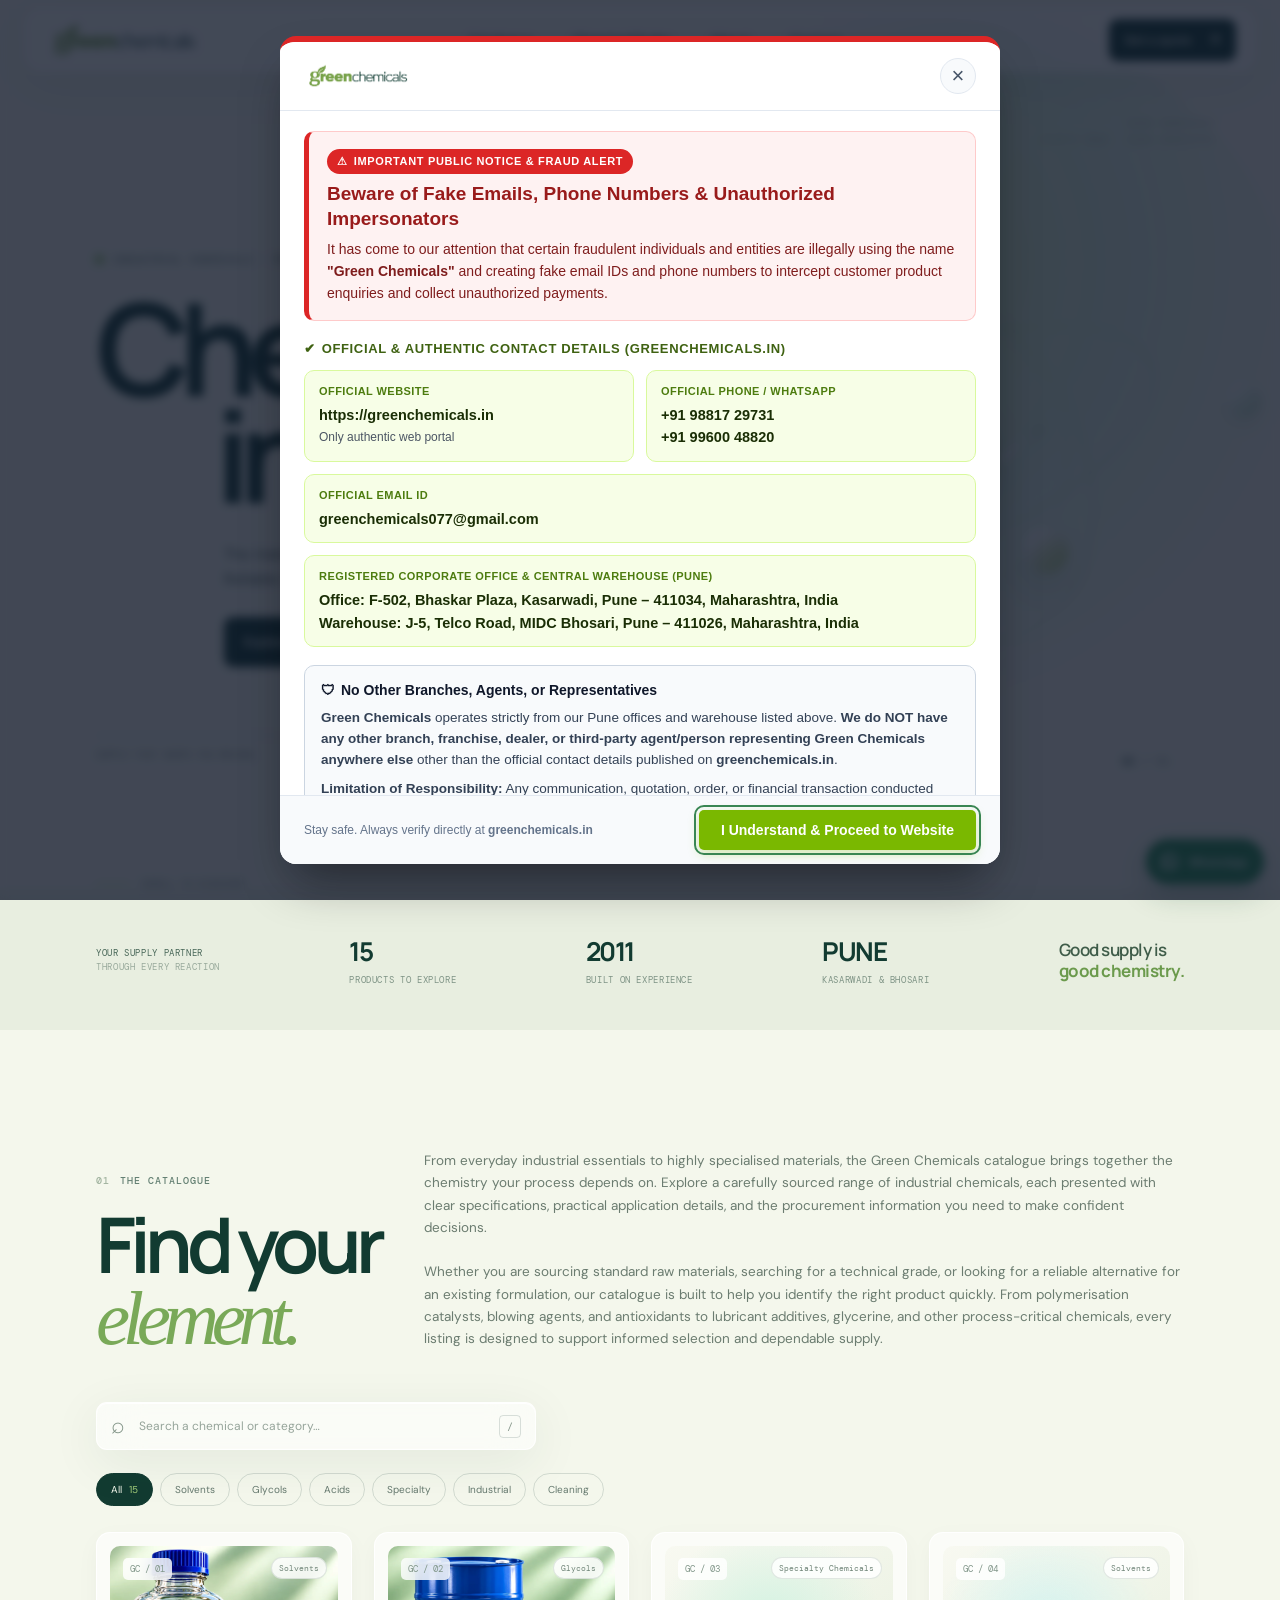
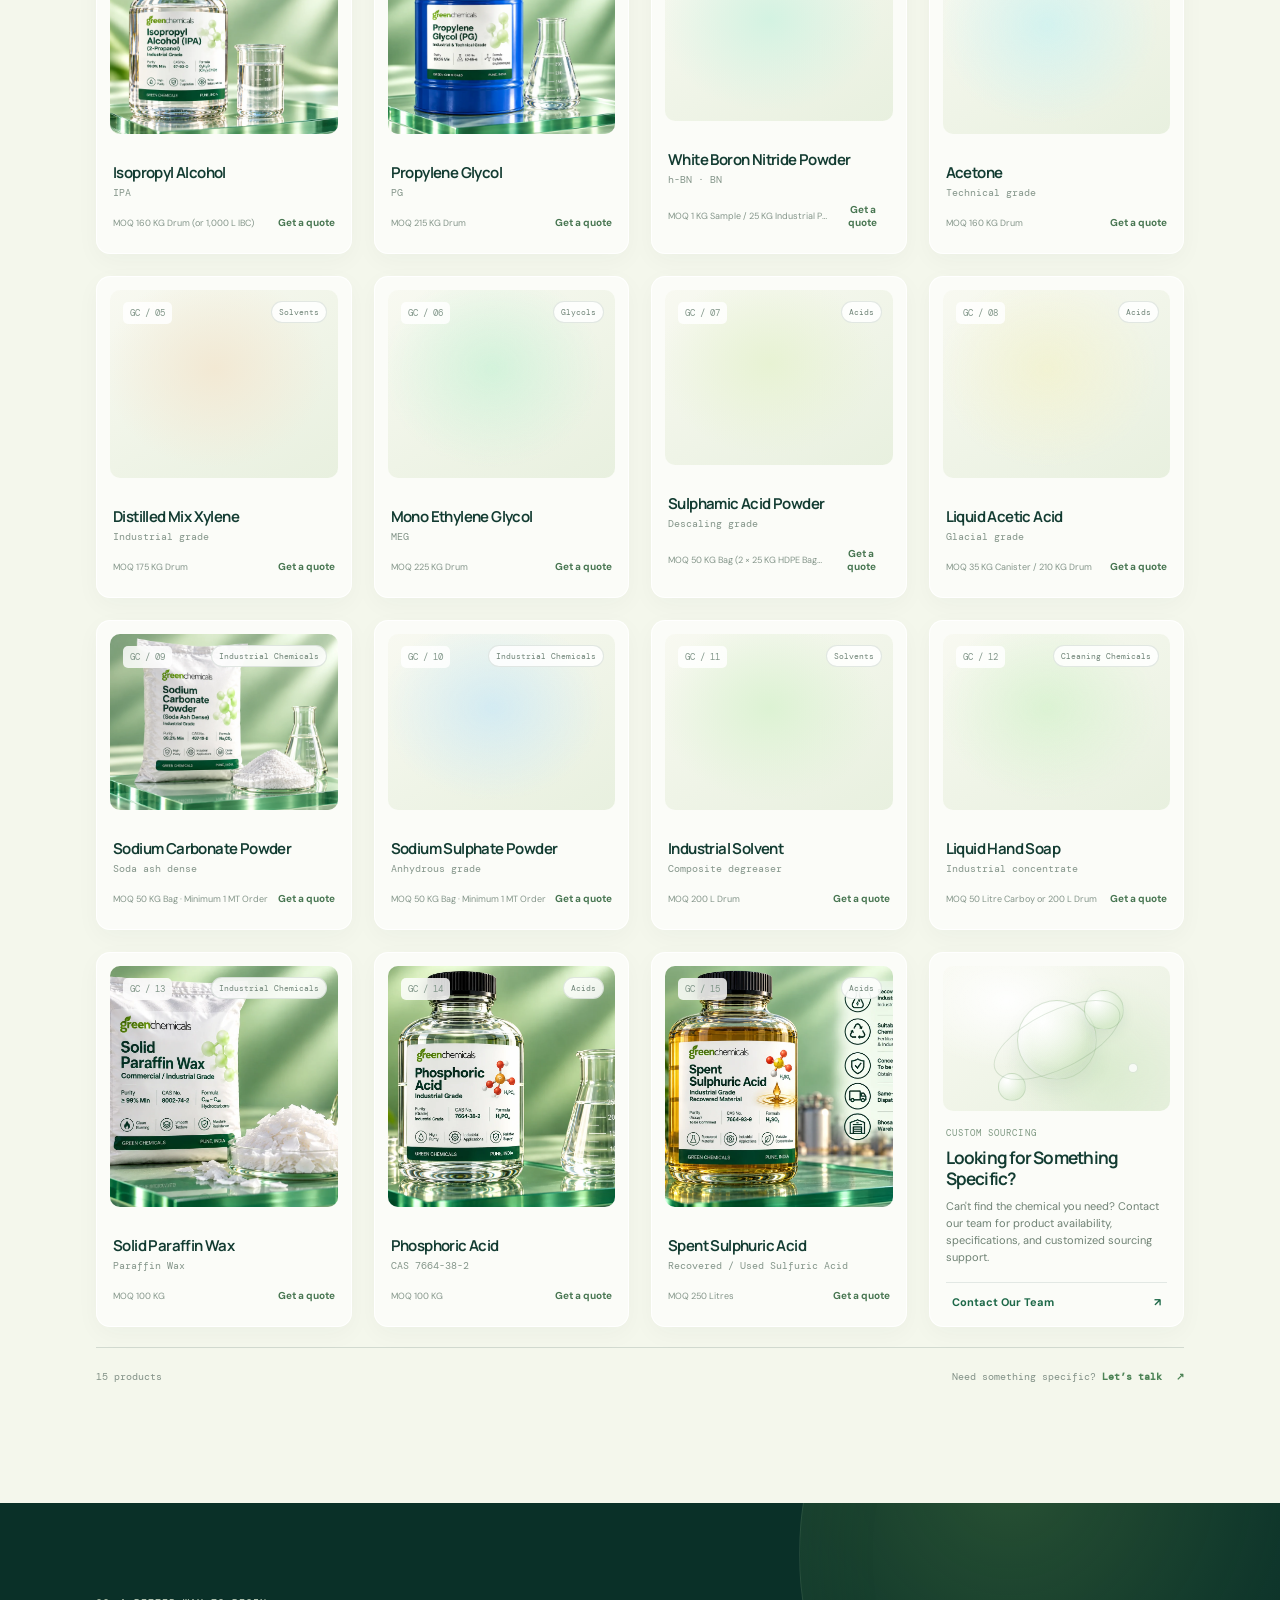
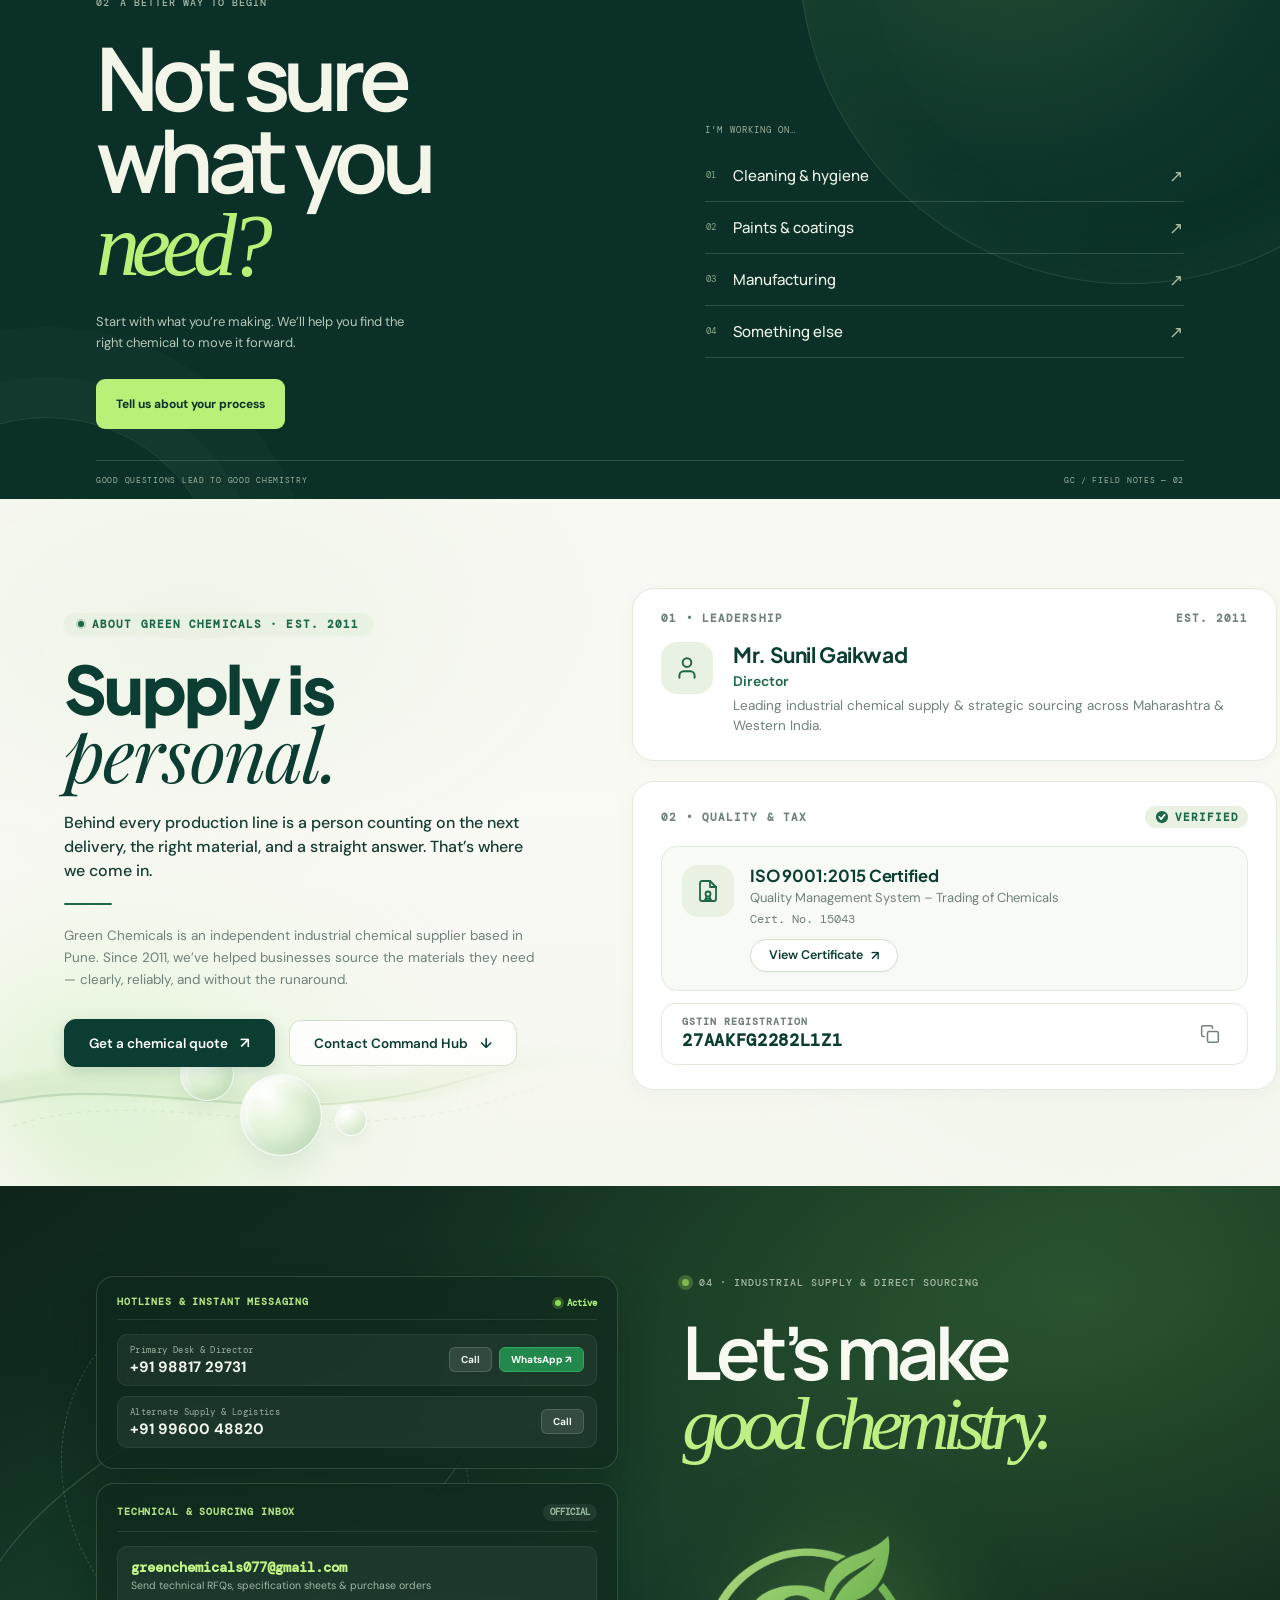
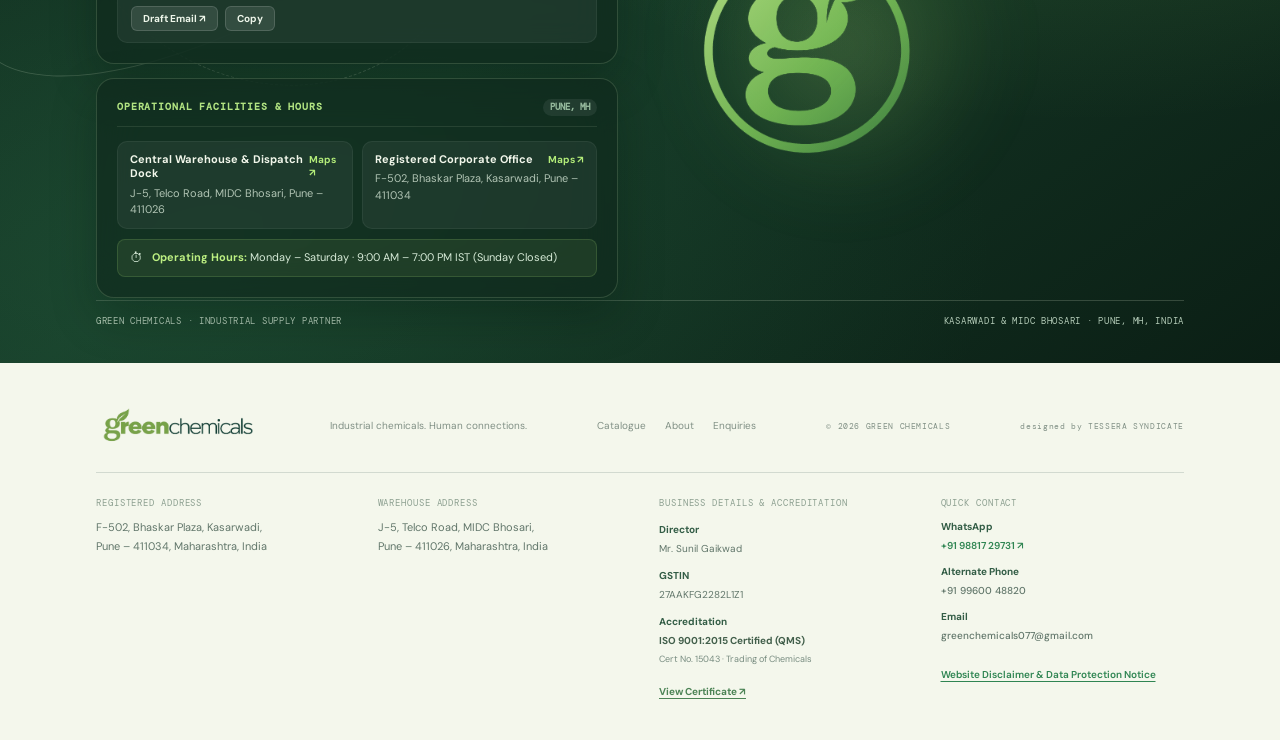
<file: index.html>
<!doctype html>
<html lang="en">

<head>

  <script async src="https://www.googletagmanager.com/gtm.js?id=GTM-MRXPGJWL"></script>
<script>
  window.dataLayer = window.dataLayer || [];
  function gtag(){dataLayer.push(arguments);}
  gtag('js', new Date());
</script>
  
  <meta charset="utf-8" />
  <meta name="viewport" content="width=device-width, initial-scale=1" />
  <meta name="theme-color" content="#f4f7ec" />
  <meta name="color-scheme" content="light" />
  <meta name="description"
    content="Industrial chemicals and specialty materials, supplied with clarity and care. Explore the Green Chemicals catalogue and request a quote." />
  <link rel="icon" type="image/png" href="assets/green-chemicals-g.png" />
  <meta property="og:type" content="website" />
  <meta property="og:site_name" content="Green Chemicals" />
  <meta property="og:title" content="Green Chemicals — Chemistry, in motion" />
  <meta property="og:description" content="Industrial chemicals and specialty materials, supplied with clarity and care." />
  <meta name="twitter:card" content="summary" />
  <title>Green Chemicals — Chemistry, in motion</title>
  <link rel="preconnect" href="https://fonts.googleapis.com">
  <link rel="preconnect" href="https://fonts.gstatic.com" crossorigin>
  <link
    href="https://fonts.googleapis.com/css2?family=DM+Mono:wght@400;500;600;700&family=DM+Sans:wght@400;500;600;700&family=Manrope:wght@400;500;600;700;800&family=Playfair+Display:ital,wght@1,400;1,500;1,600&family=Plus+Jakarta+Sans:wght@500;600;700;800&display=swap"
    rel="stylesheet">
  <link rel="stylesheet" href="style.css?v=mobile-fixes-20261024" />
  <script src="products.js?v=product-photos-20261021" defer></script>
  <script src="script.js?v=mobile-fixes-20261024" defer></script>

  <style>
    /* Link Styling (Place this in your website footer) */
    /* Modal Backdrop */
    .gc-modal-overlay {
      display: none;
      position: fixed;
      inset: 0;
      background: rgba(0, 0, 0, 0.6);
      z-index: 9999;
      align-items: center;
      justify-content: center;
      padding: 16px;
      font-family: Arial, sans-serif;
    }
    .gc-modal-overlay.active {
      display: flex;
    }

    /* Modal Box */
    .gc-modal-box {
      background: #ffffff;
      width: 100%;
      max-width: 720px;
      max-height: 85vh;
      border-radius: 10px;
      border-top: 6px solid #7ac143;
      box-shadow: 0 10px 30px rgba(0, 0, 0, 0.25);
      display: flex;
      flex-direction: column;
      overflow: hidden;
    }

    /* Header */
    .gc-modal-header {
      padding: 16px 24px;
      background: #f4f9f0;
      border-bottom: 1px solid #d9e8ce;
      display: flex;
      align-items: center;
      justify-content: space-between;
    }
    .gc-modal-header h2 {
      margin: 0;
      font-size: 18px;
      color: #2b4d1c;
    }
    .gc-close-btn {
      background: none;
      border: none;
      font-size: 26px;
      line-height: 1;
      color: #334d23;
      cursor: pointer;
      padding: 0 4px;
    }
    .gc-close-btn:hover {
      color: #7ac143;
    }

    /* Scrollable Content */
    .gc-modal-body {
      padding: 20px 24px;
      overflow-y: auto;
      color: #333333;
      font-size: 14px;
      line-height: 1.6;
    }
    .gc-modal-body h3 {
      color: #2b4d1c;
      font-size: 15px;
      margin-top: 18px;
      margin-bottom: 6px;
    }
    .gc-modal-body p {
      margin: 0 0 10px;
    }
    .gc-modal-body ul {
      margin: 0 0 12px;
      padding-left: 20px;
    }
    .gc-modal-body li {
      margin-bottom: 6px;
    }

    /* Footer */
    .gc-modal-footer {
      padding: 12px 24px;
      background: #f9fbf7;
      border-top: 1px solid #e5efe0;
      text-align: right;
    }
    .gc-action-close {
      background: #2b4d1c;
      color: #ffffff;
      border: none;
      padding: 8px 20px;
      border-radius: 5px;
      font-size: 14px;
      font-weight: 600;
      cursor: pointer;
    }
    .gc-action-close:hover {
      background: #7ac143;
    }

    /* ==========================================================================
       GREEN CHEMICALS - PUBLIC FRAUD ALERT POPUP STYLES (SCOPED)
       ========================================================================== */
    #gcFraudAlertOverlay {
      position: fixed;
      inset: 0;
      z-index: 10000;
      background-color: rgba(15, 23, 42, 0.78);
      backdrop-filter: blur(5px);
      -webkit-backdrop-filter: blur(5px);
      display: flex;
      align-items: center;
      justify-content: center;
      padding: 16px;
      opacity: 1;
      visibility: visible;
      transition: opacity 0.25s ease, visibility 0.25s ease;
      font-family: -apple-system, BlinkMacSystemFont, "Segoe UI", Roboto, Helvetica, Arial, sans-serif;
    }

    #gcFraudAlertOverlay.is-hidden {
      opacity: 0;
      visibility: hidden;
      pointer-events: none;
    }

    .gc-fa-modal {
      position: relative;
      width: 100%;
      max-width: 720px;
      max-height: 92vh;
      background: #ffffff;
      border-radius: 16px;
      box-shadow: 0 25px 50px -12px rgba(0, 0, 0, 0.45);
      border-top: 6px solid #dc2626;
      display: flex;
      flex-direction: column;
      overflow: hidden;
      animation: gcFaPopIn 0.3s cubic-bezier(0.16, 1, 0.3, 1);
      text-align: left;
    }

    @keyframes gcFaPopIn {
      from {
        opacity: 0;
        transform: scale(0.95) translateY(10px);
      }
      to {
        opacity: 1;
        transform: scale(1) translateY(0);
      }
    }

    .gc-fa-header {
      display: flex;
      align-items: center;
      justify-content: space-between;
      padding: 16px 24px;
      background: #ffffff;
      border-bottom: 1px solid #e2e8f0;
      gap: 12px;
    }

    .gc-fa-logo-wrap {
      display: flex;
      align-items: center;
    }

    .gc-fa-logo-img {
      height: 36px;
      width: auto;
      max-width: 240px;
      object-fit: contain;
      display: block;
    }

    .gc-fa-close-btn {
      width: 36px;
      height: 36px;
      border-radius: 50%;
      border: 1px solid #e2e8f0;
      background: #f8fafc;
      color: #475569;
      font-size: 22px;
      line-height: 1;
      cursor: pointer;
      display: flex;
      align-items: center;
      justify-content: center;
      transition: all 0.2s ease;
      flex-shrink: 0;
    }

    .gc-fa-close-btn:hover {
      background: #fee2e2;
      color: #dc2626;
      border-color: #fecaca;
    }

    .gc-fa-body {
      padding: 20px 24px;
      overflow-y: auto;
      line-height: 1.55;
      color: #1e293b;
    }

    .gc-fa-banner {
      background: #fef2f2;
      border: 1px solid #fecaca;
      border-left: 5px solid #dc2626;
      border-radius: 10px;
      padding: 16px 18px;
      margin-bottom: 18px;
    }

    .gc-fa-badge {
      display: inline-flex;
      align-items: center;
      gap: 6px;
      background: #dc2626;
      color: #ffffff;
      font-size: 11px;
      font-weight: 700;
      text-transform: uppercase;
      letter-spacing: 0.06em;
      padding: 4px 10px;
      border-radius: 999px;
      margin-bottom: 8px;
    }

    .gc-fa-title {
      margin: 0 0 8px 0;
      font-size: 19px;
      font-weight: 800;
      color: #991b1b;
      line-height: 1.3;
    }

    .gc-fa-banner p {
      margin: 0;
      font-size: 14px;
      color: #7f1d1d;
    }

    .gc-fa-section-title {
      font-size: 13px;
      font-weight: 800;
      text-transform: uppercase;
      letter-spacing: 0.05em;
      color: #3f6212;
      margin: 0 0 10px 0;
      display: flex;
      align-items: center;
      gap: 6px;
    }

    .gc-fa-contact-grid {
      display: grid;
      grid-template-columns: repeat(2, 1fr);
      gap: 12px;
      margin-bottom: 18px;
    }

    .gc-fa-contact-card {
      background: #f7fee7;
      border: 1px solid #d9f99d;
      border-radius: 10px;
      padding: 12px 14px;
    }

    .gc-fa-contact-card.full-width {
      grid-column: 1 / -1;
    }

    .gc-fa-card-label {
      font-size: 11px;
      font-weight: 700;
      text-transform: uppercase;
      color: #4d7c0f;
      letter-spacing: 0.04em;
      margin-bottom: 4px;
      display: block;
    }

    .gc-fa-card-value {
      font-size: 14.5px;
      font-weight: 700;
      color: #1a2e05;
      word-break: break-word;
    }

    .gc-fa-card-value a {
      color: #1a2e05;
      text-decoration: none;
    }

    .gc-fa-card-value a:hover {
      text-decoration: underline;
      color: #4d7c0f;
    }

    .gc-fa-card-sub {
      display: block;
      font-size: 12px;
      color: #4b5563;
      margin-top: 2px;
    }

    .gc-fa-disclaimer-box {
      background: #f8fafc;
      border: 1px solid #cbd5e1;
      border-radius: 10px;
      padding: 14px 16px;
      margin-bottom: 16px;
    }

    .gc-fa-disclaimer-box h4 {
      margin: 0 0 6px 0;
      font-size: 14px;
      font-weight: 800;
      color: #0f172a;
      display: flex;
      align-items: center;
      gap: 6px;
    }

    .gc-fa-disclaimer-box p {
      margin: 0 0 8px 0;
      font-size: 13.5px;
      color: #334155;
    }

    .gc-fa-disclaimer-box p:last-child {
      margin-bottom: 0;
    }

    .gc-fa-checklist {
      background: #fffbeb;
      border: 1px solid #fde68a;
      border-radius: 10px;
      padding: 12px 16px;
    }

    .gc-fa-checklist-title {
      font-size: 12.5px;
      font-weight: 800;
      color: #92400e;
      text-transform: uppercase;
      letter-spacing: 0.04em;
      margin: 0 0 6px 0;
    }

    .gc-fa-checklist ul {
      margin: 0;
      padding-left: 18px;
      font-size: 13px;
      color: #78350f;
    }

    .gc-fa-checklist li {
      margin-bottom: 4px;
    }

    .gc-fa-checklist li:last-child {
      margin-bottom: 0;
    }

    .gc-fa-footer {
      padding: 14px 24px;
      background: #f8fafc;
      border-top: 1px solid #e2e8f0;
      display: flex;
      align-items: center;
      justify-content: space-between;
      gap: 12px;
      flex-wrap: wrap;
    }

    .gc-fa-footer-note {
      font-size: 12px;
      color: #64748b;
    }

    .gc-fa-proceed-btn {
      background: #7ab800;
      color: #ffffff;
      border: none;
      border-radius: 8px;
      padding: 12px 22px;
      font-size: 14px;
      font-weight: 700;
      cursor: pointer;
      transition: background 0.2s ease, transform 0.1s ease;
      box-shadow: 0 4px 12px rgba(122, 184, 0, 0.3);
      margin-left: auto;
    }

    .gc-fa-proceed-btn:hover {
      background: #659900;
    }

    .gc-fa-proceed-btn:active {
      transform: scale(0.98);
    }

    @media (max-width: 600px) {
      .gc-fa-header {
        padding: 12px 16px;
      }
      .gc-fa-logo-img {
        height: 28px;
      }
      .gc-fa-body {
        padding: 16px;
      }
      .gc-fa-title {
        font-size: 16.5px;
      }
      .gc-fa-contact-grid {
        grid-template-columns: 1fr;
      }
      .gc-fa-footer {
        padding: 12px 16px;
        flex-direction: column;
        align-items: stretch;
        text-align: center;
      }
      .gc-fa-proceed-btn {
        width: 100%;
        margin-left: 0;
      }
    }
  </style>
  
</head>

<body>
  <!-- ==========================================================================
       GREEN CHEMICALS - PUBLIC FRAUD & IMPERSONATION ALERT MODAL
       ========================================================================== -->
  <div id="gcFraudAlertOverlay" role="dialog" aria-modal="true" aria-labelledby="gcFaTitle">
    <div class="gc-fa-modal">
      <!-- Top Header with Attached Green Chemicals Logo -->
      <div class="gc-fa-header">
        <div class="gc-fa-logo-wrap">
          <img
            src="assets/green-chemicals-logo.png"
            onerror="this.onerror=null; this.src='ChatGPT Image Sep 25, 2026, 05_08_51 PM_2.png';"
            alt="Green Chemicals Logo"
            class="gc-fa-logo-img"
          />
        </div>
        <button
          type="button"
          class="gc-fa-close-btn"
          id="gcFaCloseIcon"
          aria-label="Close Public Alert Notice"
          title="Close Alert"
        >
          &times;
        </button>
      </div>

      <!-- Scrollable Alert Content -->
      <div class="gc-fa-body">
        <!-- Red Fraud Warning Banner -->
        <div class="gc-fa-banner">
          <div class="gc-fa-badge">
            <span>&#9888;</span> Important Public Notice &amp; Fraud Alert
          </div>
          <h2 class="gc-fa-title" id="gcFaTitle">
            Beware of Fake Emails, Phone Numbers &amp; Unauthorized Impersonators
          </h2>
          <p>
            It has come to our attention that certain fraudulent individuals and entities are illegally using the name <strong>"Green Chemicals"</strong> and creating fake email IDs and phone numbers to intercept customer product enquiries and collect unauthorized payments.
          </p>
        </div>

        <!-- Authentic Contact Information -->
        <h3 class="gc-fa-section-title">
          <span>&#10004;</span> Official &amp; Authentic Contact Details (greenchemicals.in)
        </h3>
        <div class="gc-fa-contact-grid">
          <div class="gc-fa-contact-card">
            <span class="gc-fa-card-label">Official Website</span>
            <div class="gc-fa-card-value">
              <a href="https://greenchemicals.in" target="_blank" rel="noopener">https://greenchemicals.in</a>
            </div>
            <span class="gc-fa-card-sub">Only authentic web portal</span>
          </div>

          <div class="gc-fa-contact-card">
            <span class="gc-fa-card-label">Official Phone / WhatsApp</span>
            <div class="gc-fa-card-value">
              <a href="tel:+919881729731">+91 98817 29731</a><br />
              <a href="tel:+919960048820">+91 99600 48820</a>
            </div>
          </div>

          <div class="gc-fa-contact-card full-width">
            <span class="gc-fa-card-label">Official Email ID</span>
            <div class="gc-fa-card-value">
              <a href="mailto:greenchemicals077@gmail.com">greenchemicals077@gmail.com</a>
            </div>
          </div>

          <div class="gc-fa-contact-card full-width">
            <span class="gc-fa-card-label">Registered Corporate Office &amp; Central Warehouse (Pune)</span>
            <div class="gc-fa-card-value">
              Office: F-502, Bhaskar Plaza, Kasarwadi, Pune &ndash; 411034, Maharashtra, India<br />
              Warehouse: J-5, Telco Road, MIDC Bhosari, Pune &ndash; 411026, Maharashtra, India
            </div>
          </div>
        </div>

        <!-- Strict No-Branch & Liability Disclaimer -->
        <div class="gc-fa-disclaimer-box">
          <h4><span>&#128737;</span> No Other Branches, Agents, or Representatives</h4>
          <p>
            <strong>Green Chemicals</strong> operates strictly from our Pune offices and warehouse listed above. <strong>We do NOT have any other branch, franchise, dealer, or third-party agent/person representing Green Chemicals anywhere else</strong> other than the official contact details published on <strong>greenchemicals.in</strong>.
          </p>
          <p>
            <strong>Limitation of Responsibility:</strong> Any communication, quotation, order, or financial transaction conducted through unverified phone numbers, fake email IDs, or unauthorized persons outside the contacts listed on this website is strictly at the buyer's own risk. <strong>Green Chemicals shall not be held responsible or liable</strong> for any loss, fraud, or dispute arising from dealings outside our official channels.
          </p>
        </div>

        <!-- Quick Verification Checklist -->
        <div class="gc-fa-checklist">
          <div class="gc-fa-checklist-title">3-Step Safety Check Before Placing an Order or Making Payment</div>
          <ul>
            <li><strong>Verify the Sender:</strong> Cross-check the phone number and email ID against the official contacts above.</li>
            <li><strong>Call to Confirm:</strong> Speak directly with our official numbers (<strong>+91 98817 29731</strong> / <strong>+91 99600 48820</strong>) before transferring any funds.</li>
            <li><strong>Check Bank Account Name:</strong> Ensure payments are made strictly to the official <strong>Green Chemicals</strong> bank account confirmed via our verified phone line.</li>
          </ul>
        </div>
      </div>

      <!-- Sticky Footer with Action Button -->
      <div class="gc-fa-footer">
        <span class="gc-fa-footer-note">Stay safe. Always verify directly at <strong>greenchemicals.in</strong></span>
        <button type="button" class="gc-fa-proceed-btn" id="gcFaProceedBtn">
          I Understand &amp; Proceed to Website
        </button>
      </div>
    </div>
  </div>

  <div class="scroll-progress" aria-hidden="true"><span></span></div>
  <header class="site-header glass">
    <a class="brand" href="#home" aria-label="Green Chemicals home"><img src="assets/green-chemicals-logo.png"
        alt="Green Chemicals" /></a>
    <nav class="main-nav" aria-label="Main navigation">
      <a href="#catalogue">Catalogue</a><a href="#finder">Chemical finder</a><a href="#about">About</a><a
        href="#contact">Contact</a>
    </nav>
    <button class="button button-dark nav-cta" data-quote>Get a quote <span aria-hidden="true">↗</span></button>
    <button class="menu-toggle" aria-label="Open menu" aria-expanded="false"><span></span><span></span></button>
  </header>
  <div class="nav-backdrop" hidden></div>

  <main>
    <section class="hero" id="home">
      <div class="hero-wash wash-one"></div>
      <div class="hero-wash wash-two"></div>
      <div class="hero-copy">
        <p class="eyebrow"><span class="status-dot"></span> INDUSTRIAL CHEMICALS · PUNE, INDIA</p>
        <h1>Chemistry,<br><span class="headline-second">in <em>motion.</em></span></h1>
        <p class="hero-intro"><span class="hero-line">The materials behind the things that move us forward.</span><span
            class="hero-line">Reliable industrial supply, with the human touch built in.</span></p>
        <div class="hero-actions"><a class="button button-dark" href="#catalogue">Explore the catalogue
          </a><button class="button button-glass" data-quote>Talk to our team </button>
        </div>
        <div class="hero-foot"><span>SUPPLY THAT KEEPS YOU MOVING</span><span>EST. 2011&nbsp; · &nbsp;BHOSARI,
            PUNE</span></div>
      </div>
      <div class="hero-art" aria-label="Abstract molecular artwork">
        <div class="orbit orbit-a"></div>
        <div class="orbit orbit-b"></div>
        <div class="orbit orbit-c"></div>
        <div class="molecule molecule-main"><span class="atom atom-large"></span><span
            class="atom atom-small"></span><span class="atom atom-mid"></span><span class="bond bond-one"></span><span
            class="bond bond-two"></span></div>
        <div class="molecule molecule-side"><span class="atom atom-mid"></span><span
            class="atom atom-small"></span><span class="bond bond-three"></span></div>
        <div class="hero-glass-label glass"><span class="label-icon">✳</span><span><b>Materially better.</b><small>Made
              for industry.</small></span><span class="label-arrow">↗</span></div>
        <div class="hero-index">GC<span> / 01</span></div>
      </div>
      <a class="scroll-cue" href="#promise"><span class="scroll-line"></span> SCROLL TO DISCOVER</a>
      <div class="hero-orbit-text">GOOD CHEMISTRY<br>STARTS HERE · GOOD CHEMISTRY</div>
    </section>

    <section class="trust-strip" id="promise">
      <div class="trust-label">YOUR SUPPLY PARTNER<br><span>THROUGH EVERY REACTION</span></div>
      <div class="trust-stat"><strong>15</strong><small>PRODUCTS TO EXPLORE</small></div>
      <div class="trust-stat"><strong>2011</strong><small>BUILT ON EXPERIENCE</small></div>
      <div class="trust-stat"><strong>PUNE</strong><small>KASARWADI &amp; BHOSARI</small></div>
      <div class="trust-note">Good supply is<br><span>good chemistry.</span></div>
    </section>

    <section class="catalogue section-pad" id="catalogue">
      <div class="section-heading reveal">
        <div>
          <p class="eyebrow"><span>01</span> THE CATALOGUE</p>
          <h2>Find your<br><em>element.</em></h2>
        </div>
        <p class="section-aside">From everyday industrial essentials to highly specialised materials, the Green Chemicals catalogue brings together the chemistry your process depends on. Explore a carefully sourced range of industrial chemicals, each presented with clear specifications, practical application details, and the procurement information you need to make confident decisions.
      </br></br> Whether you are sourcing standard raw materials, searching for a technical grade, or looking for a reliable alternative for an existing formulation, our catalogue is built to help you identify the right product quickly. From polymerisation catalysts, blowing agents, and antioxidants to lubricant additives, glycerine, and other process-critical chemicals, every listing is designed to support informed selection and dependable supply.
        </p>
        
      </div>
      <div class="catalogue-tools reveal"><label class="search-box glass"><span>⌕</span><input id="product-search"
            type="search" placeholder="Search a chemical or category…" aria-label="Search products" autocomplete="off"><kbd>/</kbd></label>
        <div class="filter-chips" role="group" aria-label="Filter products"><button class="chip active"
            data-filter="all" aria-pressed="true">All <span>15</span></button><button class="chip"
            data-filter="Solvents" aria-pressed="false">Solvents</button><button class="chip" data-filter="Glycols" aria-pressed="false">Glycols</button><button
            class="chip" data-filter="Acids" aria-pressed="false">Acids</button><button class="chip"
            data-filter="Specialty Chemicals" aria-pressed="false">Specialty</button><button class="chip"
            data-filter="Industrial Chemicals" aria-pressed="false">Industrial</button><button class="chip"
            data-filter="Cleaning Chemicals" aria-pressed="false">Cleaning</button></div>
      </div>
      <div class="product-grid" id="product-grid"></div>
      <div class="catalogue-bottom"><span id="result-count" role="status" aria-live="polite">15 products</span><span>Need something specific? <button
            data-quote class="text-link">Let’s talk <i>↗</i></button></span></div>
    </section>

    <section class="finder section-pad" id="finder">
      <div class="finder-orb orb-a"></div>
      <div class="finder-orb orb-b"></div>
      <div class="finder-content reveal">
        <p class="eyebrow eyebrow-light"><span>02</span> A BETTER WAY TO BEGIN</p>
        <div class="finder-grid">
          <div>
            <h2>Not sure<br>what you <em>need?</em></h2>
            <p class="finder-lead">Start with what you’re making. We’ll help you find the right chemical to move it
              forward.</p><button class="button button-lime" data-finder-start>Tell us about your process
            </button>
          </div>
          <div class="application-list">
            <p class="mono-label">I’M WORKING ON…</p><button data-application="Cleaning & hygiene"><span>01</span>
              Cleaning & hygiene <b>↗</b></button><button data-application="Paints & coatings"><span>02</span> Paints &
              coatings <b>↗</b></button><button data-application="Manufacturing"><span>03</span> Manufacturing
              <b>↗</b></button><button data-application="Something else"><span>04</span> Something else
              <b>↗</b></button>
          </div>
        </div>
        <div id="finder-flow" class="finder-flow" hidden></div>
      </div>
      <div class="finder-bottom"><span>GOOD QUESTIONS LEAD TO GOOD CHEMISTRY</span><span>GC / FIELD NOTES — 02</span>
      </div>
    </section>

    <section class="about section-pad" id="about" aria-labelledby="about-intro-heading">
      <!-- Lower-Left Ambient Decorative Artwork with Photorealistic Flask, Leaves and Waves -->
      <div class="about-ambient-decor" aria-hidden="true">
        <div class="ambient-glow-mesh"></div>
       <!--  <img src="assets/about-flask-decor.jpg" alt="" class="about-flask-img" loading="lazy">-->
        <svg class="ambient-curves-svg" viewBox="0 0 1000 360" fill="none" xmlns="http://www.w3.org/2000/svg">
          <defs>
            <linearGradient id="waveRefGrad1" x1="0%" y1="100%" x2="100%" y2="0%">
              <stop offset="0%" stop-color="#79A94B" stop-opacity="0.35" />
              <stop offset="45%" stop-color="#A8D882" stop-opacity="0.28" />
              <stop offset="80%" stop-color="#E8F1E2" stop-opacity="0.45" />
              <stop offset="100%" stop-color="#F8F9F2" stop-opacity="0" />
            </linearGradient>
            <linearGradient id="waveRefGrad2" x1="0%" y1="60%" x2="100%" y2="40%">
              <stop offset="0%" stop-color="#1D6848" stop-opacity="0.18" />
              <stop offset="40%" stop-color="#79A94B" stop-opacity="0.25" />
              <stop offset="85%" stop-color="#E8F1E2" stop-opacity="0.15" />
              <stop offset="100%" stop-color="#F8F9F2" stop-opacity="0" />
            </linearGradient>
            <filter id="softWaveBlur" x="-10%" y="-10%" width="120%" height="120%">
              <feGaussianBlur stdDeviation="6" />
            </filter>
          </defs>
          <path d="M-20 270 C 220 200, 440 330, 720 230 C 860 180, 940 210, 1020 190" stroke="url(#waveRefGrad1)" stroke-width="42" stroke-linecap="round" opacity="0.4" filter="url(#softWaveBlur)" />
          <path d="M-40 290 C 200 220, 400 340, 700 245 C 840 200, 930 225, 1040 200" stroke="url(#waveRefGrad2)" stroke-width="3.5" stroke-linecap="round" />
          <path d="M20 315 C 240 245, 470 365, 770 270 C 890 225, 970 240, 1040 220" stroke="url(#waveRefGrad1)" stroke-width="2" stroke-dasharray="6 8" opacity="0.6" />
        </svg>
        <div class="glass-bubble bubble-large"><span class="bubble-sheen"></span><span class="bubble-highlight"></span></div>
        <div class="glass-bubble bubble-medium"><span class="bubble-sheen"></span><span class="bubble-highlight"></span></div>
        <div class="glass-bubble bubble-small"><span class="bubble-sheen"></span><span class="bubble-highlight"></span></div>
      </div>

      <div class="about-container">
        <!-- Left Column: Hero Content -->
        <div class="about-hero-col">
          <div class="about-hero-content reveal">
            <div class="about-eyebrow-pill">
              <span class="eyebrow-dot"></span>
              <span>ABOUT GREEN CHEMICALS · EST. 2011</span>
            </div>

            <h2 id="about-intro-heading" class="about-headline">
              <span class="headline-sans">Supply is</span>
              <em class="headline-serif">personal.</em>
            </h2>

            <p class="about-lead">
              Behind every production line is a person counting on the next delivery, the right material, and a straight answer. That’s where we come in.
            </p>

            <div class="about-divider" aria-hidden="true"></div>

            <p class="about-secondary">
              Green Chemicals is an independent industrial chemical supplier based in Pune. Since 2011, we’ve helped businesses source the materials they need — clearly, reliably, and without the runaround.
            </p>

            <div class="about-cta-row">
              <button type="button" class="about-btn-primary" data-quote>
                <span>Get a chemical quote</span>
                <span class="btn-arrow" aria-hidden="true">↗</span>
              </button>
              <a href="#contact" class="about-btn-secondary">
                <span>Contact Command Hub</span>
                <span class="btn-arrow" aria-hidden="true">↓</span>
              </a>
            </div>
          </div>
        </div>

        <!-- Right Column: Leadership & Quality/Tax Cards -->
        <div class="about-cards-col">
          <!-- Card 01 — Leadership -->
          <article class="about-card about-card-leader reveal" aria-labelledby="leader-name-heading">
            <div class="card-top-row">
              <span class="card-step-label">01 • LEADERSHIP</span>
              <span class="card-meta-text">EST. 2011</span>
            </div>
            <div class="leader-content-row">
              <div class="icon-squircle" aria-hidden="true">
                <svg viewBox="0 0 24 24" width="26" height="26" fill="none" stroke="currentColor" stroke-width="1.8" stroke-linecap="round" stroke-linejoin="round">
                  <path d="M19 21v-2a4 4 0 0 0-4-4H9a4 4 0 0 0-4 4v2"></path>
                  <circle cx="12" cy="7" r="4"></circle>
                </svg>
              </div>
              <div class="leader-info">
                <h3 id="leader-name-heading" class="leader-name">Mr. Sunil Gaikwad</h3>
                <span class="leader-designation">Director</span>
                <p class="leader-desc">Leading industrial chemical supply &amp; strategic sourcing across Maharashtra &amp; Western India.</p>
              </div>
            </div>
          </article>

          <!-- Card 02 — Quality & Tax -->
          <article class="about-card about-card-cert reveal" aria-labelledby="cert-title-heading">
            <div class="card-top-row">
              <span class="card-step-label">02 • QUALITY &amp; TAX</span>
              <span class="verified-pill">
                <span class="verified-check" aria-hidden="true">
                  <svg viewBox="0 0 16 16" width="14" height="14" fill="none">
                    <circle cx="8" cy="8" r="7" fill="#1D6848"></circle>
                    <polyline points="5 8 7 10.5 11 5.5" stroke="#FFFFFF" stroke-width="2" stroke-linecap="round" stroke-linejoin="round"></polyline>
                  </svg>
                </span>
                VERIFIED
              </span>
            </div>

            <!-- Upper certification panel -->
            <div class="cert-inner-box">
              <div class="cert-box-row">
                <div class="icon-squircle" aria-hidden="true">
                  <svg viewBox="0 0 24 24" width="24" height="24" fill="none" stroke="currentColor" stroke-width="1.8" stroke-linecap="round" stroke-linejoin="round">
                    <path d="M14 2H6a2 2 0 0 0-2 2v16a2 2 0 0 0 2 2h12a2 2 0 0 0 2-2V8z"></path>
                    <polyline points="14 2 14 8 20 8"></polyline>
                    <circle cx="12" cy="15" r="2.5"></circle>
                    <path d="M13.5 17.5L15 21l-3-1.5L9 21l1.5-3.5"></path>
                  </svg>
                </div>
                <div class="cert-box-text">
                  <h3 id="cert-title-heading" class="cert-title">ISO 9001:2015 Certified</h3>
                  <p class="cert-subtitle">Quality Management System – Trading of Chemicals</p>
                  <p class="cert-number">Cert. No. 15043</p>
                  <button type="button" class="cert-view-btn" data-view-cert>
                    <span>View Certificate</span>
                    <span class="btn-arrow" aria-hidden="true">↗</span>
                  </button>
                </div>
              </div>
            </div>

            <!-- Lower GST panel -->
            <div class="gst-inner-row">
              <div class="gst-text-col">
                <span class="gst-label">GSTIN REGISTRATION</span>
                <span class="gst-value">27AAKFG2282L1Z1</span>
              </div>
              <button type="button" class="gst-copy-btn" data-copy="27AAKFG2282L1Z1" data-copy-label="GSTIN" title="Copy GSTIN" aria-label="Copy GSTIN registration number">
                <svg viewBox="0 0 24 24" width="20" height="20" fill="none" stroke="currentColor" stroke-width="1.8" stroke-linecap="round" stroke-linejoin="round">
                  <rect x="9" y="9" width="13" height="13" rx="2" ry="2"></rect>
                  <path d="M5 15H4a2 2 0 0 1-2-2V4a2 2 0 0 1 2-2h9a2 2 0 0 1 2 2v1"></path>
                </svg>
              </button>
            </div>
          </article>
        </div>
      </div>
    </section>

    <section class="quote-banner" id="contact" aria-labelledby="contact-heading">
      <div class="banner-mesh-glow banner-glow-left" aria-hidden="true"></div>
      <div class="banner-mesh-glow banner-glow-right" aria-hidden="true"></div>
      <div class="banner-shape shape-left" aria-hidden="true"></div>
      <div class="banner-shape shape-right" aria-hidden="true"></div>
      <div class="banner-orbit-ring" aria-hidden="true"></div>

      <div class="contact-hub-wrapper reveal">
        <!-- Left Side: Contact Command Cards -->
        <div class="contact-hub-cards">
          <!-- Card 1: Direct Voice & WhatsApp -->
          <div class="contact-command-card">
            <div class="command-card-head">
              <span class="command-badge">HOTLINES &amp; INSTANT MESSAGING</span>
              <span class="command-status-dot"><span class="dot-radar"></span> Active</span>
            </div>
            <div class="command-body">
              <div class="command-hotline-item">
                <div class="hotline-info">
                  <span class="hotline-label">Primary Desk &amp; Director</span>
                  <a href="tel:+919881729731" class="hotline-number">+91 98817 29731</a>
                </div>
                <div class="hotline-actions">
                  <a href="tel:+919881729731" class="command-mini-btn" title="Call primary desk">Call</a>
                  <a href="https://wa.me/919881729731?text=Hello%20Green%20Chemicals,%20I%20would%20like%20to%20enquire%20about%20your%20industrial%20chemicals." target="_blank" rel="noopener noreferrer" class="command-mini-btn whatsapp-mini" title="WhatsApp primary desk">WhatsApp ↗</a>
                </div>
              </div>
              <div class="command-hotline-item">
                <div class="hotline-info">
                  <span class="hotline-label">Alternate Supply &amp; Logistics</span>
                  <a href="tel:+919960048820" class="hotline-number">+91 99600 48820</a>
                </div>
                <div class="hotline-actions">
                  <a href="tel:+919960048820" class="command-mini-btn" title="Call alternate number">Call</a>
                </div>
              </div>
            </div>
          </div>

          <!-- Card 2: Official Technical Email Desk -->
          <div class="contact-command-card">
            <div class="command-card-head">
              <span class="command-badge">TECHNICAL &amp; SOURCING INBOX</span>
              <span class="command-chip">OFFICIAL</span>
            </div>
            <div class="command-body">
              <div class="email-command-box">
                <div class="email-meta">
                  <a href="mailto:greenchemicals077@gmail.com" class="email-address-link">greenchemicals077@gmail.com</a>
                  <p class="email-note">Send technical RFQs, specification sheets &amp; purchase orders</p>
                </div>
                <div class="email-actions">
                  <a href="mailto:greenchemicals077@gmail.com" class="command-mini-btn">Draft Email ↗</a>
                  <button type="button" class="command-mini-btn copy-mini" data-copy="greenchemicals077@gmail.com" data-copy-label="Email">Copy</button>
                </div>
              </div>
            </div>
          </div>

          <!-- Card 3: Dual Logistics Facilities & Timings -->
          <div class="contact-command-card">
            <div class="command-card-head">
              <span class="command-badge">OPERATIONAL FACILITIES &amp; HOURS</span>
              <span class="command-chip">PUNE, MH</span>
            </div>
            <div class="command-body">
              <div class="facility-grid">
                <div class="facility-item">
                  <div class="facility-title">
                    <strong>Central Warehouse &amp; Dispatch Dock</strong>
                    <a href="https://maps.google.com/?q=J-5+Telco+Road+MIDC+Bhosari+Pune+411026" target="_blank" rel="noopener noreferrer" class="facility-map-link">Maps ↗</a>
                  </div>
                  <address>J-5, Telco Road, MIDC Bhosari, Pune – 411026</address>
                </div>
                <div class="facility-item">
                  <div class="facility-title">
                    <strong>Registered Corporate Office</strong>
                    <a href="https://maps.google.com/?q=Bhaskar+Plaza+Kasarwadi+Pune+411034" target="_blank" rel="noopener noreferrer" class="facility-map-link">Maps ↗</a>
                  </div>
                  <address>F-502, Bhaskar Plaza, Kasarwadi, Pune – 411034</address>
                </div>
              </div>
              <div class="command-hours">
                <span class="hours-icon">⏱</span>
                <span><b>Operating Hours:</b> Monday – Saturday · 9:00 AM – 7:00 PM IST (Sunday Closed)</span>
              </div>
            </div>
          </div>
        </div>
        <!-- Right Side: Value & Direct Enquiry -->
        <div class="contact-hub-intro">
          <p class="eyebrow eyebrow-light"><span class="status-dot"></span> 04 · INDUSTRIAL SUPPLY &amp; DIRECT SOURCING</p>
          <h2 id="contact-heading">Let’s make<br><em>good chemistry.</em></h2>

          <div class="contact-brand-emblem" aria-label="Green Chemicals leaf and g logo">
            <div class="emblem-ambient" aria-hidden="true"></div>
            <div class="emblem-symbol" aria-hidden="true"></div>
          </div>
        </div>

      </div>
      <div class="banner-footer">
        <span>GREEN CHEMICALS · INDUSTRIAL SUPPLY PARTNER</span>
        <span>KASARWADI &amp; MIDC BHOSARI · PUNE, MH, INDIA</span>
      </div>
    </section>
  </main>

  <footer class="site-footer">
    <div class="footer-top"><a class="brand" href="#home" aria-label="Green Chemicals home"><img
          src="assets/green-chemicals-logo.png" alt="Green Chemicals"></a><span class="footer-line">Industrial
        chemicals. Human connections.</span>
      <div class="footer-links"><a href="#catalogue">Catalogue</a><a href="#about">About</a><a
          href="#contact">Enquiries</a></div><span class="copyright">© 2026 GREEN CHEMICALS</span><span class="copyright">designed by TESSERA SYNDICATE</span>
    </div>
    <div class="footer-details">
      <div class="footer-address-column"><span class="footer-label">REGISTERED ADDRESS</span>
        <address>F-502, Bhaskar Plaza, Kasarwadi,<br>Pune – 411034, Maharashtra, India</address>
      </div>
      <div class="footer-address-column"><span class="footer-label">WAREHOUSE ADDRESS</span>
        <address>J-5, Telco Road, MIDC Bhosari,<br>Pune – 411026, Maharashtra, India</address>
      </div>
      <div class="footer-business-column"><span class="footer-label">BUSINESS DETAILS &amp; ACCREDITATION</span>
        <div class="footer-info-group"><b>Director</b><span>Mr. Sunil Gaikwad</span></div>
        <div class="footer-info-group"><b>GSTIN</b><span>27AAKFG2282L1Z1</span></div>
        <div class="footer-info-group footer-accreditation"><b>Accreditation</b><strong>ISO 9001:2015 Certified (QMS)</strong><span>Cert No. 15043 · Trading of Chemicals</span><button type="button" class="footer-cert-link" data-view-cert>View Certificate ↗</button></div>
      </div>
      <div class="footer-contact"><span class="footer-label">QUICK CONTACT</span>
        <div class="footer-contact-list">
          <p><b>WhatsApp</b><a href="https://wa.me/919881729731" target="_blank" rel="noopener noreferrer">+91 98817 29731 ↗</a></p>
          <p><b>Alternate Phone</b><a href="tel:+919960048820">+91 99600 48820</a></p>
          <p><b>Email</b><a href="mailto:greenchemicals077@gmail.com">greenchemicals077@gmail.com</a></p>
          <a href="#disclaimer" class="footer-cert-link" onclick="openGcDisclaimer(event)">
                  Website Disclaimer &amp; Data Protection Notice
          </a>
        </div>
      </div>
    </div>
  </footer>

  <dialog class="quote-dialog glass" id="quote-dialog" aria-labelledby="dialog-title"><button class="dialog-close"
      aria-label="Close enquiry form">×</button>
    <div class="dialog-head">
      <p class="eyebrow"><span>GREEN CHEMICALS · ENQUIRY</span></p>
      <h2 id="dialog-title">Tell us what<br><em>you need.</em></h2>
      <p>Share your contact details and we’ll help with your enquiry.</p>
    </div>
    <form id="quote-form" novalidate>
      <div class="form-row">
        <label>Full name<input name="name" autocomplete="name" placeholder="Your name"></label>
        <label>Company name<input name="company" autocomplete="organization" placeholder="Company (optional)"></label>
      </div>
      <div class="form-row">
        <label><span>Phone Number <span class="required-star" aria-hidden="true">*</span></span><input id="quote-phone" name="phone" type="tel" autocomplete="tel" inputmode="tel" placeholder="+91 98765 43210" required aria-describedby="phone-error"></label>
        <label>Email Address<input name="email" type="email" autocomplete="email" placeholder="you@company.com"></label>
      </div>
      <p class="field-error" id="phone-error" aria-live="polite"></p>
      <label for="quote-product">Product / Chemical Name</label>
      <select name="product" id="quote-product">
        <option value="">Choose a product (optional)</option>
        <option value="__other__">Other — write your product</option>
      </select>
      <input name="product_other" id="quote-product-other" placeholder="Enter product name" autocomplete="off" aria-label="Enter product name" hidden disabled>
      <div class="form-row">
        <label>Required quantity<input name="quantity" placeholder="e.g. 500 kg"></label>
        <label>Packaging<input name="packaging" placeholder="e.g. HDPE drum"></label>
      </div>
      <label>Delivery location<input name="location" autocomplete="address-level2" placeholder="City, state"></label>
      <label>Enquiry message<textarea name="message" rows="3" placeholder="Tell us a little about what you need (optional)"></textarea></label>
      <button class="button button-dark submit-button" type="submit">Show send options <span>→</span></button>
      <p class="form-note">Only your phone number is required. Your details stay in this form until you choose how to send them.</p>
    </form>
    <section class="quote-ready" id="quote-ready" aria-live="polite" hidden>
      <div class="quote-ready-heading"><span class="quote-ready-mark" aria-hidden="true">↗</span><div><h3 tabindex="-1">Your enquiry is prepared</h3><p>Review your message, then choose how to send it.</p></div></div>
      <textarea readonly id="enquiry-output" aria-label="Prepared enquiry message"></textarea>
      <div class="quote-send-options">
        <a class="copy-whatsapp" id="send-whatsapp" hidden target="_blank" rel="noopener noreferrer">Send via WhatsApp ↗</a>
        <a class="send-email" id="send-email">Send via Email ↗</a>
      </div>
      <p class="delivery-note">WhatsApp opens a chat with Green Chemicals and your message filled in. Email opens a draft to greenchemicals077@gmail.com. Review and press Send in the app to deliver.</p>
      <div class="quote-ready-actions"><button class="quote-edit" type="button" data-quote-edit>Edit enquiry</button><button class="copy-enquiry" id="copy-enquiry" type="button">Copy message</button></div>
      <span class="copy-confirm" aria-live="polite"></span>
      <p class="quote-delivery-error" role="alert" hidden></p>
    </section>
  </dialog>
  <a class="whatsapp-float" href="#contact" data-whatsapp aria-label="Contact Green Chemicals on WhatsApp"><svg
      viewBox="0 0 32 32" aria-hidden="true">
      <path
        d="M16 3.2A12.7 12.7 0 0 0 5.1 22.4L3.4 29l6.8-1.8A12.8 12.8 0 1 0 16 3.2Zm0 2.4a10.3 10.3 0 0 1 8.6 15.9 10.2 10.2 0 0 1-12.3 3.8l-.6-.3-3.9 1 1-3.8-.4-.7A10.3 10.3 0 0 1 16 5.6Zm-4.4 5.1c-.3 0-.7.1-.9.4-.3.3-1.1 1-1.1 2.4s1.1 2.7 1.3 2.9c.2.2 2.2 3.4 5.4 4.6 2.7 1 3.3.8 3.9.7.6-.1 1.9-.8 2.1-1.5.3-.7.3-1.3.2-1.5-.1-.1-.3-.2-.7-.4l-2-.9c-.3-.1-.5-.2-.8.2-.2.4-.9 1.1-1.1 1.3-.2.2-.4.3-.7.1-.4-.2-1.5-.6-2.8-1.8-1-.9-1.7-2-1.9-2.3-.2-.4 0-.5.2-.7l.5-.6c.2-.2.2-.4.4-.6.1-.2 0-.4 0-.6l-.9-2.1c-.2-.5-.5-.7-.9-.7h-.1Z" />
    </svg><span>WhatsApp</span></a>
  <div class="dialog-backdrop" hidden></div>

  <!-- ISO 9001:2015 Certificate Modal -->
  <dialog class="cert-dialog glass" id="iso-dialog" aria-labelledby="cert-dialog-title">
    <button type="button" class="dialog-close cert-close" aria-label="Close certificate modal" data-close-cert>×</button>
    <div class="cert-dialog-head">
      <div>
        <p class="eyebrow"><span>QUALITY MANAGEMENT SYSTEM</span></p>
        <h3 id="cert-dialog-title">ISO 9001:2015 Certificate</h3>
        <p>Certificate No. 15043 · Issued to GREEN CHEMICALS for Trading of Chemicals</p>
      </div>
    </div>
    <img class="cert-preview-img" src="assets/iso-9001-certificate.png" alt="Green Chemicals ISO 9001:2015 Certificate of Registration">
    <div class="cert-dialog-actions">
      <a class="button button-dark" href="assets/iso-9001-certificate.pdf" target="_blank" download="Green-Chemicals-ISO-9001-Certificate.pdf">Download Certificate PDF ↗</a>
      <button class="button button-glass cert-close" type="button" data-close-cert>Close</button>
    </div>
  </dialog>
  <div class="cert-backdrop dialog-backdrop" hidden></div>

  <!-- Green Chemicals - Website Disclaimer Popup Modal -->
  <div id="gcDisclaimerModal" class="gc-modal-overlay" role="dialog" aria-modal="true" aria-labelledby="gcModalTitle">
    <div class="gc-modal-box">
      <div class="gc-modal-header">
        <h2 id="gcModalTitle">Website Disclaimer &amp; Data Protection Notice</h2>
        <button type="button" class="gc-close-btn" aria-label="Close" onclick="closeGcDisclaimer()">&times;</button>
      </div>

      <div class="gc-modal-body">
        <p><strong>Effective Date:</strong> November 13, 2026 &nbsp;|&nbsp; <strong>Website:</strong> https://www.greenchemicals.in/</p>

        <h3>1. General Information &amp; Accuracy</h3>
        <p>The information provided by <strong>Green Chemicals</strong> ("we," "us," or "our") on <strong>greenchemicals.in</strong> is for general informational and commercial inquiry purposes only. As an independent industrial chemical supplier based in Pune since 2011, we strive to keep product descriptions, chemical specifications, and Safety Data Sheets (SDS) accurate and up to date, though we make no express or implied warranties regarding completeness or reliability.</p>

        <h3>2. Industrial Chemical Handling &amp; Professional Advice</h3>
        <p>Content on this site does not constitute technical, safety, or regulatory engineering advice. Buyers and end-users are solely responsible for:</p>
        <ul>
          <li>Conducting independent laboratory testing and verifying suitability prior to bulk procurement or industrial application.</li>
          <li>Complying with local, state, and central statutory norms governing storage, transport, and disposal of chemicals.</li>
          <li>Referring to official Certificates of Analysis (COA) and Safety Data Sheets (SDS) issued upon physical dispatch from our Central Warehouse.</li>
        </ul>

        <h3>3. External Links &amp; Intellectual Property</h3>
        <p>Third-party links (such as ISO certification portals or logistics partners) are not monitored or endorsed by us. All brand assets, including the <strong>greenchemicals.in</strong> logo, domain, text, and graphics, are the proprietary property of <strong>Green Chemicals</strong>.</p>

        <h3>4. Data Protection &amp; Privacy Compliance (DPDP Act, 2023)</h3>
        <p>In accordance with India's <strong>Digital Personal Data Protection Act, 2023 (DPDP Act)</strong>, <strong>Green Chemicals</strong> acts as the <strong>Data Fiduciary</strong> for personal data shared through this website:</p>
        <ul>
          <li><strong>Information Collected:</strong> Name, company name, designation, email, phone number, GSTIN, and billing/shipping addresses submitted via inquiries or orders.</li>
          <li><strong>Purpose &amp; Consent:</strong> Processed strictly with your consent to respond to inquiries, issue quotations, fulfill orders, generate GST invoices, and manage dispatch logistics.</li>
          <li><strong>Security &amp; Sharing:</strong> Protected via reasonable technical and organizational safeguards. We never sell your data; it is shared only with authorized logistics partners or statutory authorities where required by law.</li>
          <li><strong>Your Rights:</strong> As a Data Principal, you may request access, correction, erasure (subject to statutory retention rules), or withdraw consent at any time.</li>
        </ul>

        <h3>5. Governing Law &amp; Contact Details</h3>
        <p>Governed by the laws of India with exclusive jurisdiction in the competent courts of <strong>Pune, Maharashtra</strong>.</p>
        <ul>
          <li><strong>Entity &amp; Representative:</strong> Green Chemicals (GSTIN: 27AAKFG2282L1Z1) &mdash; Mr. Sunil Gaikwad (Director)</li>
          <li><strong>Registered Corporate Office:</strong> F-502, Bhaskar Plaza, Kasarwadi, Pune &ndash; 411034</li>
          <li><strong>Central Warehouse:</strong> J-5, Telco Road, MIDC Bhosari, Pune &ndash; 411026</li>
          <li><strong>Contact:</strong> greenchemicals077@gmail.com | +91 98817 29731 / +91 99600 48820</li>
        </ul>
      </div>

      <div class="gc-modal-footer">
        <button type="button" class="gc-action-close" onclick="closeGcDisclaimer()">Close</button>
      </div>
    </div>
  </div>

  <script>
    const gcModal = document.getElementById('gcDisclaimerModal');

    function openGcDisclaimer(e) {
      if (e) e.preventDefault();
      gcModal.classList.add('active');
      document.body.style.overflow = 'hidden';
    }

    function closeGcDisclaimer() {
      gcModal.classList.remove('active');
      document.body.style.overflow = '';
    }

    // Close when clicking outside the modal box
    gcModal.addEventListener('click', function (e) {
      if (e.target === gcModal) closeGcDisclaimer();
    });

    // Close on Escape key press
    document.addEventListener('keydown', function (e) {
      if (e.key === 'Escape' && gcModal.classList.contains('active')) {
        closeGcDisclaimer();
      }
    });

    /* ==========================================================================
       GREEN CHEMICALS - PUBLIC FRAUD ALERT MODAL CONTROLLER
       ========================================================================== */
    (function () {
      const fraudOverlay = document.getElementById('gcFraudAlertOverlay');
      const closeIconBtn = document.getElementById('gcFaCloseIcon');
      const proceedBtn = document.getElementById('gcFaProceedBtn');

      if (!fraudOverlay) return;

      // Lock background scrolling immediately on load
      document.body.style.overflow = 'hidden';

      function closeFraudAlertModal() {
        fraudOverlay.classList.add('is-hidden');
        // Only unlock scroll if the other disclaimer modal isn't open
        if (!gcModal || !gcModal.classList.contains('active')) {
          document.body.style.overflow = '';
        }
      }

      if (closeIconBtn) closeIconBtn.addEventListener('click', closeFraudAlertModal);
      if (proceedBtn) proceedBtn.addEventListener('click', closeFraudAlertModal);

      // Allow closing via Escape key
      document.addEventListener('keydown', function (event) {
        if (event.key === 'Escape' && !fraudOverlay.classList.contains('is-hidden')) {
          closeFraudAlertModal();
        }
      });

      // Focus the proceed button for accessibility
      window.addEventListener('load', function () {
        if (proceedBtn) proceedBtn.focus();
      });
    })();
  </script>
</body>

</html>
</file>
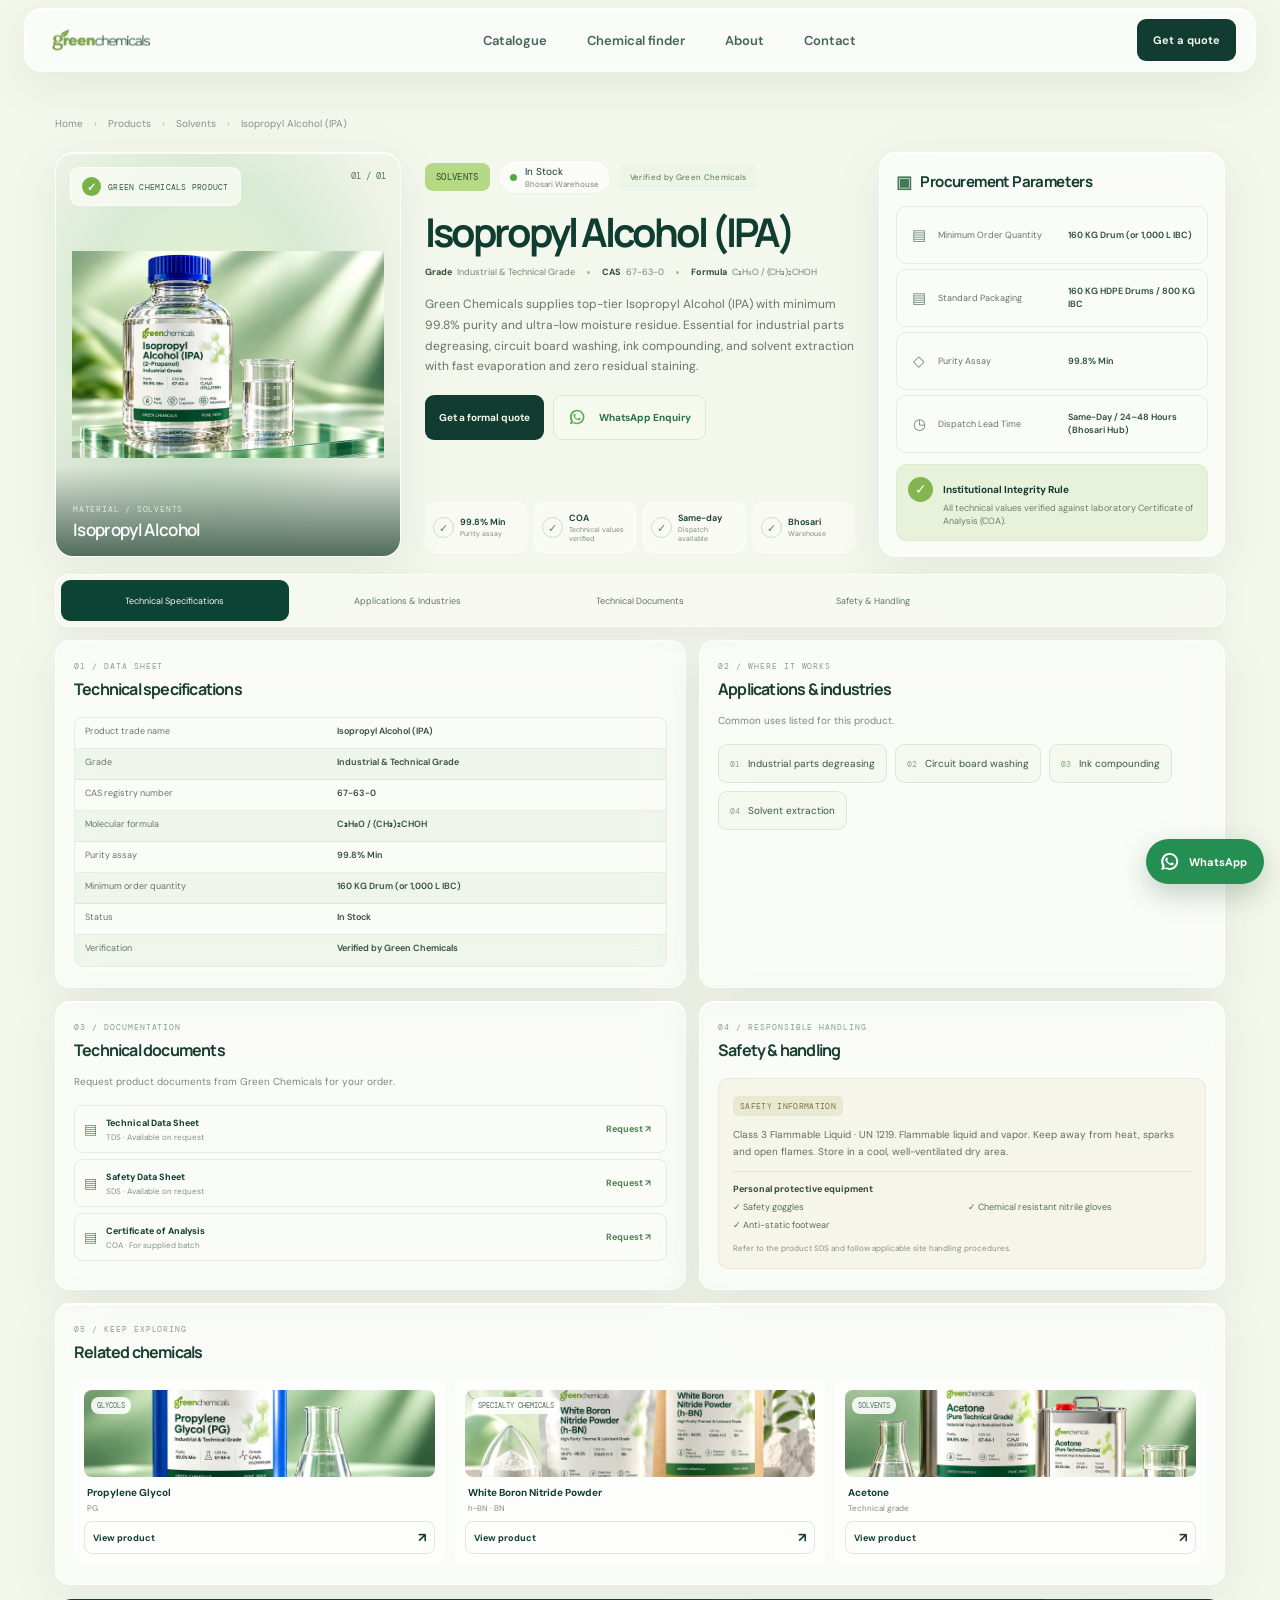
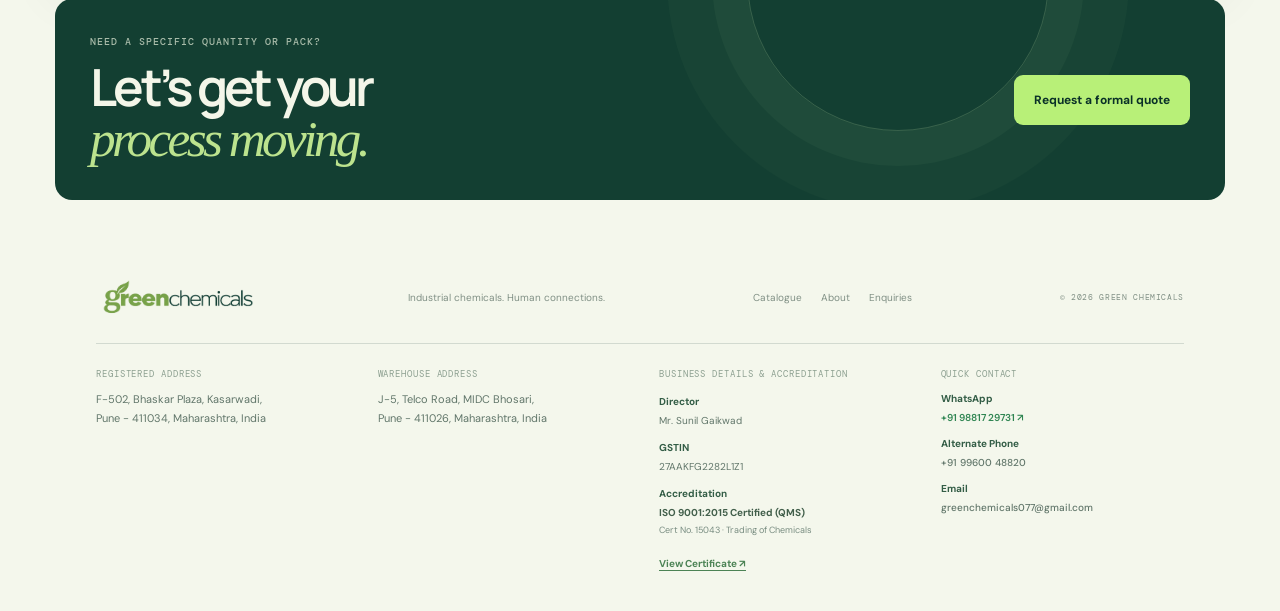
<file: product.html>
<!doctype html>
<html lang="en">

<head>

  <script async src="https://www.googletagmanager.com/gtm.js?id=GTM-MRXPGJWL"></script>
<script>
  window.dataLayer = window.dataLayer || [];
  function gtag(){dataLayer.push(arguments);}
  gtag('js', new Date());
</script>
  
  <meta charset="utf-8">
  <meta name="viewport" content="width=device-width, initial-scale=1">
  <meta name="theme-color" content="#f4f7ec">
  <meta name="color-scheme" content="light">
  <meta name="description" content="Request product specifications and a quotation from Green Chemicals.">
  <link rel="icon" type="image/png" href="assets/green-chemicals-g.png">
  <meta property="og:type" content="website">
  <meta property="og:site_name" content="Green Chemicals">
  <meta property="og:title" content="Green Chemicals — Product Details">
  <meta property="og:description" content="Request product specifications and a quotation from Green Chemicals.">
  <meta name="twitter:card" content="summary">
  <title>Green Chemicals — Product Details</title>
  <link rel="preconnect" href="https://fonts.googleapis.com">
  <link rel="preconnect" href="https://fonts.gstatic.com" crossorigin>
  <link
    href="https://fonts.googleapis.com/css2?family=DM+Mono:wght@400;500&family=DM+Sans:wght@400;500;600;700&family=Manrope:wght@400;500;600;700;800&display=swap"
    rel="stylesheet">
  <link rel="stylesheet" href="style.css?v=about-redesign-20261023">
  <link rel="stylesheet" href="product.css?v=about-redesign-20261023">
  <script src="products.js?v=product-photos-20261021" defer></script>
  <script src="script.js?v=about-redesign-20261023" defer></script>
  <script src="product-page.js?v=about-redesign-20261023" defer></script>
</head>

<body class="product-page">
  <div class="scroll-progress" aria-hidden="true"><span></span></div>
  <header class="site-header glass">
    <a class="brand" href="index.html#home" aria-label="Green Chemicals home"><img src="assets/green-chemicals-logo.png"
        alt="Green Chemicals"></a>
    <nav class="main-nav" aria-label="Main navigation"><a href="index.html#catalogue">Catalogue</a><a
        href="index.html#finder">Chemical finder</a><a href="index.html#about">About</a><a
        href="index.html#contact">Contact</a></nav>
    <button class="button button-dark nav-cta" data-quote>Get a quote </button><button class="menu-toggle"
      aria-label="Open menu" aria-expanded="false"><span></span><span></span></button>
  </header>
  <div class="nav-backdrop" hidden></div>

  <main class="product-main">
    <nav class="breadcrumbs" aria-label="Breadcrumb"><a href="index.html">Home</a><span>›</span><a
        href="index.html#catalogue">Products</a><span>›</span><span
        id="crumb-category">Chemicals</span><span>›</span><span id="crumb-name">Product</span></nav>

    <section class="product-hero" aria-labelledby="product-name">
      <div class="product-visual glass" id="product-visual">
        <div class="product-visual-glow"></div><img id="product-image" alt="Product packaging image" loading="eager" decoding="auto">
        <div class="visual-image-tag"><span class="visual-check">✓</span> GREEN CHEMICALS PRODUCT</div><span
          class="visual-index" id="visual-index">01 / 01</span>
        <div class="visual-caption"><span class="caption-kicker">MATERIAL / <span
              id="visual-category">SOLVENTS</span></span><strong id="visual-caption-name">Industrial chemical</strong>
        </div>
      </div>
      <div class="product-intro">
        <div class="product-badges"><span class="product-category" id="product-category">SOLVENTS</span><span
            class="product-status"><i></i><span id="product-status-text">In Stock</span><small
              id="product-warehouse">Bhosari Warehouse</small></span></div>
        <h1 id="product-name">Product name</h1>
        <div class="product-identifiers"><span><b>Grade</b><span id="product-grade">Available on
              request</span></span><i></i><span><b>CAS</b><span id="product-cas">Available on
              request</span></span><i></i><span><b>Formula</b><span id="product-formula">Available on
              request</span></span></div>
        <p class="product-description" id="product-description"></p>
        <div class="product-actions"><button class="button button-dark" data-quote data-quote-product>Get a formal quote
          </button><a class="button button-whatsapp" id="product-whatsapp" href="#" target="_blank"
            rel="noopener noreferrer"><svg viewBox="0 0 32 32" aria-hidden="true">
              <path
                d="M16 3.2A12.7 12.7 0 0 0 5.1 22.4L3.4 29l6.8-1.8A12.8 12.8 0 1 0 16 3.2Zm0 2.4a10.3 10.3 0 0 1 8.6 15.9 10.2 10.2 0 0 1-12.3 3.8l-.6-.3-3.9 1 1-3.8-.4-.7A10.3 10.3 0 0 1 16 5.6Zm-4.4 5.1c-.3 0-.7.1-.9.4-.3.3-1.1 1-1.1 2.4s1.1 2.7 1.3 2.9c.2.2 2.2 3.4 5.4 4.6 2.7 1 3.3.8 3.9.7.6-.1 1.9-.8 2.1-1.5.3-.7.3-1.3.2-1.5-.1-.1-.3-.2-.7-.4l-2-.9c-.3-.1-.5-.2-.8.2-.2.4-.9 1.1-1.1 1.3-.2.2-.4.3-.7.1-.4-.2-1.5-.6-2.8-1.8-1-.9-1.7-2-1.9-2.3-.2-.4 0-.5.2-.7l.5-.6c.2-.2.2-.4.4-.6.1-.2 0-.4 0-.6l-.9-2.1c-.2-.5-.5-.7-.9-.7h-.1Z" />
            </svg> WhatsApp Enquiry </a></div>
        <div class="product-highlights" id="product-highlights"></div>
      </div>
      <aside class="procurement-card glass">
        <h2><span class="card-heading-icon">▣</span> Procurement Parameters</h2>
        <div class="parameter-list">
          <div class="parameter-row"><span class="parameter-icon">▤</span><span>Minimum Order Quantity</span><strong
              id="product-moq"></strong></div>
          <div class="parameter-row"><span class="parameter-icon">▤</span><span>Standard Packaging</span><strong
              id="product-packaging-summary"></strong></div>
          <div class="parameter-row"><span class="parameter-icon">◇</span><span>Purity Assay</span><strong
              id="product-purity"></strong></div>
          <div class="parameter-row"><span class="parameter-icon">◷</span><span>Dispatch Lead Time</span><strong
              id="product-dispatch"></strong></div>
        </div>
        <div class="integrity-card"><span class="integrity-icon">✓</span>
          <div><strong>Institutional Integrity Rule</strong>
            <p id="product-integrity"></p>
          </div>
        </div>
      </aside>
    </section>

    <div class="product-highlights-mobile" id="product-highlights-mobile"></div>
    <nav class="technical-nav" aria-label="Product information sections"><a class="active"
        href="#specifications">Technical Specifications</a><a href="#applications">Applications &amp; Industries</a><a
        href="#documents">Technical Documents</a><a href="#safety">Safety &amp; Handling</a></nav>

    <div class="product-detail-grid">
      <section class="detail-panel glass" id="specifications">
        <div class="detail-title"><span>01 / DATA SHEET</span>
          <h2>Technical specifications</h2>
        </div>
        <div class="spec-table" id="spec-table"></div>
      </section>
      <section class="detail-panel glass" id="applications">
        <div class="detail-title"><span>02 / WHERE IT WORKS</span>
          <h2>Applications &amp; industries</h2>
        </div>
        <p class="detail-lead">Common uses listed for this product.</p>
        <div class="application-tags" id="product-applications"></div>
      </section>
      <section class="detail-panel glass" id="documents">
        <div class="detail-title"><span>03 / DOCUMENTATION</span>
          <h2>Technical documents</h2>
        </div>
        <p class="detail-lead">Request product documents from Green Chemicals for your order.</p>
        <div class="document-list">
          <div><span class="document-icon">▤</span><span><b>Technical Data Sheet</b><small>TDS · Available on
                request</small></span><button data-quote data-quote-product>Request ↗</button></div>
          <div><span class="document-icon">▤</span><span><b>Safety Data Sheet</b><small>SDS · Available on
                request</small></span><button data-quote data-quote-product>Request ↗</button></div>
          <div><span class="document-icon">▤</span><span><b>Certificate of Analysis</b><small>COA · For supplied
                batch</small></span><button data-quote data-quote-product>Request ↗</button></div>
        </div>
      </section>
      <section class="detail-panel safety-panel glass" id="safety">
        <div class="detail-title"><span>04 / RESPONSIBLE HANDLING</span>
          <h2>Safety &amp; handling</h2>
        </div>
        <div class="safety-content"><span class="safety-badge">SAFETY INFORMATION</span>
          <p id="product-safety"></p>
          <div id="product-ppe" class="ppe-list"></div><small>Refer to the product SDS and follow applicable site
            handling procedures.</small>
        </div>
      </section>
      <section class="related-panel glass">
        <div class="detail-title"><span>05 / KEEP EXPLORING</span>
          <h2>Related chemicals</h2>
        </div>
        <div class="related-grid" id="related-products"></div>
      </section>
    </div>
    <section class="product-final-cta">
      <div>
        <p class="eyebrow eyebrow-light">NEED A SPECIFIC QUANTITY OR PACK?</p>
        <h2>Let’s get your<br><em>process moving.</em></h2>
      </div><button class="button button-lime" data-quote data-quote-product>Request a formal quote </button>
    </section>
  </main>

  <footer class="site-footer">
    <div class="footer-top"><a class="brand" href="index.html#home" aria-label="Green Chemicals home"><img
          src="assets/green-chemicals-logo.png" alt="Green Chemicals"></a><span class="footer-line">Industrial
        chemicals. Human connections.</span>
      <div class="footer-links"><a href="index.html#catalogue">Catalogue</a><a href="index.html#about">About</a><a
          href="index.html#contact">Enquiries</a></div><span class="copyright">© 2026 GREEN CHEMICALS</span>
    </div>
    <div class="footer-details">
      <div class="footer-address-column"><span class="footer-label">REGISTERED ADDRESS</span>
        <address>F-502, Bhaskar Plaza, Kasarwadi,<br>Pune - 411034, Maharashtra, India</address>
      </div>
      <div class="footer-address-column"><span class="footer-label">WAREHOUSE ADDRESS</span>
        <address>J-5, Telco Road, MIDC Bhosari,<br>Pune - 411026, Maharashtra, India</address>
      </div>
      <div class="footer-business-column"><span class="footer-label">BUSINESS DETAILS &amp; ACCREDITATION</span>
        <div class="footer-info-group"><b>Director</b><span>Mr. Sunil Gaikwad</span></div>
        <div class="footer-info-group"><b>GSTIN</b><span>27AAKFG2282L1Z1</span></div>
        <div class="footer-info-group footer-accreditation"><b>Accreditation</b><strong>ISO 9001:2015 Certified (QMS)</strong><span>Cert No. 15043 · Trading of Chemicals</span><button type="button" class="footer-cert-link" data-view-cert>View Certificate ↗</button></div>
      </div>
      <div class="footer-contact"><span class="footer-label">QUICK CONTACT</span>
        <div class="footer-contact-list">
          <p><b>WhatsApp</b><a href="https://wa.me/919881729731" target="_blank" rel="noopener noreferrer">+91 98817 29731 ↗</a></p>
          <p><b>Alternate Phone</b><a href="tel:+919960048820">+91 99600 48820</a></p>
          <p><b>Email</b><a href="mailto:greenchemicals077@gmail.com">greenchemicals077@gmail.com</a></p>
        </div>
      </div>
    </div>
  </footer>

  <dialog class="quote-dialog glass" id="quote-dialog" aria-labelledby="dialog-title"><button class="dialog-close"
      aria-label="Close enquiry form">×</button>
    <div class="dialog-head">
      <p class="eyebrow"><span>GREEN CHEMICALS · ENQUIRY</span></p>
      <h2 id="dialog-title">Tell us what<br><em>you need.</em></h2>
      <p>Share your contact details and we’ll help with your enquiry.</p>
    </div>
    <form id="quote-form" novalidate>
      <div class="form-row">
        <label>Full name<input name="name" autocomplete="name" placeholder="Your name"></label>
        <label>Company name<input name="company" autocomplete="organization" placeholder="Company (optional)"></label>
      </div>
      <div class="form-row">
        <label><span>Phone Number <span class="required-star" aria-hidden="true">*</span></span><input id="quote-phone" name="phone" type="tel" autocomplete="tel" inputmode="tel" placeholder="+91 98765 43210" required aria-describedby="phone-error"></label>
        <label>Email Address<input id="quote-email" name="email" type="email" autocomplete="email" placeholder="you@company.com"></label>
      </div>
      <p class="field-error" id="phone-error" aria-live="polite"></p>
      <label for="quote-product">Product / Chemical Name</label>
      <select name="product" id="quote-product">
        <option value="">Choose a product (optional)</option>
        <option value="__other__">Other — write your product</option>
      </select>
      <input name="product_other" id="quote-product-other" placeholder="Enter product name" autocomplete="off" aria-label="Enter product name" hidden disabled>
      <div class="form-row">
        <label>Required quantity<input name="quantity" placeholder="e.g. 500 kg"></label>
        <label>Packaging<input name="packaging" placeholder="e.g. HDPE drum"></label>
      </div>
      <label>Delivery location<input name="location" autocomplete="address-level2" placeholder="City, state"></label>
      <label>Enquiry message<textarea name="message" rows="3" placeholder="Tell us a little about what you need (optional)"></textarea></label>
      <button class="button button-dark submit-button" type="submit">Show send options <span>→</span></button>
      <p class="form-note">Only your phone number is required. Your details stay in this form until you choose how to send them.</p>
    </form>
    <section class="quote-ready" id="quote-ready" aria-live="polite" hidden>
      <div class="quote-ready-heading"><span class="quote-ready-mark" aria-hidden="true">↗</span><div><h3 tabindex="-1">Your enquiry is prepared</h3><p>Review your message, then choose how to send it.</p></div></div>
      <textarea readonly id="enquiry-output" aria-label="Prepared enquiry message"></textarea>
      <div class="quote-send-options">
        <a class="copy-whatsapp" id="send-whatsapp" hidden target="_blank" rel="noopener noreferrer">Send via WhatsApp ↗</a>
        <a class="send-email" id="send-email">Send via Email ↗</a>
      </div>
      <p class="delivery-note">WhatsApp opens a chat with Green Chemicals and your message filled in. Email opens a draft to greenchemicals077@gmail.com. Review and press Send in the app to deliver.</p>
      <div class="quote-ready-actions"><button class="quote-edit" type="button" data-quote-edit>Edit enquiry</button><button class="copy-enquiry" id="copy-enquiry" type="button">Copy message</button></div>
      <span class="copy-confirm" aria-live="polite"></span>
      <p class="quote-delivery-error" role="alert" hidden></p>
    </section>
  </dialog>
  <div class="dialog-backdrop" hidden></div>
  <a class="whatsapp-float" data-whatsapp href="#" aria-label="Contact Green Chemicals on WhatsApp"><svg
      viewBox="0 0 32 32" aria-hidden="true">
      <path
        d="M16 3.2A12.7 12.7 0 0 0 5.1 22.4L3.4 29l6.8-1.8A12.8 12.8 0 1 0 16 3.2Zm0 2.4a10.3 10.3 0 0 1 8.6 15.9 10.2 10.2 0 0 1-12.3 3.8l-.6-.3-3.9 1 1-3.8-.4-.7A10.3 10.3 0 0 1 16 5.6Zm-4.4 5.1c-.3 0-.7.1-.9.4-.3.3-1.1 1-1.1 2.4s1.1 2.7 1.3 2.9c.2.2 2.2 3.4 5.4 4.6 2.7 1 3.3.8 3.9.7.6-.1 1.9-.8 2.1-1.5.3-.7.3-1.3.2-1.5-.1-.1-.3-.2-.7-.4l-2-.9c-.3-.1-.5-.2-.8.2-.2.4-.9 1.1-1.1 1.3-.2.2-.4.3-.7.1-.4-.2-1.5-.6-2.8-1.8-1-.9-1.7-2-1.9-2.3-.2-.4 0-.5.2-.7l.5-.6c.2-.2.2-.4.4-.6.1-.2 0-.4 0-.6l-.9-2.1c-.2-.5-.5-.7-.9-.7h-.1Z" />
    </svg><span>WhatsApp</span></a>

  <!-- ISO 9001:2015 Certificate Modal -->
  <dialog class="cert-dialog glass" id="iso-dialog" aria-labelledby="cert-dialog-title">
    <button type="button" class="dialog-close cert-close" aria-label="Close certificate modal" data-close-cert>×</button>
    <div class="cert-dialog-head">
      <div>
        <p class="eyebrow"><span>QUALITY MANAGEMENT SYSTEM</span></p>
        <h3 id="cert-dialog-title">ISO 9001:2015 Certificate</h3>
        <p>Certificate No. 15043 · Issued to GREEN CHEMICALS for Trading of Chemicals</p>
      </div>
    </div>
    <img class="cert-preview-img" src="assets/iso-9001-certificate.png" alt="Green Chemicals ISO 9001:2015 Certificate of Registration">
    <div class="cert-dialog-actions">
      <a class="button button-dark" href="assets/iso-9001-certificate.pdf" target="_blank" download="Green-Chemicals-ISO-9001-Certificate.pdf">Download Certificate PDF ↗</a>
      <button class="button button-glass cert-close" type="button" data-close-cert>Close</button>
    </div>
  </dialog>
  <div class="cert-backdrop dialog-backdrop" hidden></div>
</body>

</html>
</file>
<file: style.css>
:root{color-scheme:light;--ink:#123b31;--ink-deep:#0a3028;--leaf:#b8f078;--mint:#d8f3df;--paper:#f4f7ec;--paper-2:#eef2e5;--muted:#718178;--line:rgba(18,59,49,.15);--display:'Manrope',sans-serif;--body:'DM Sans',sans-serif;--mono:'DM Mono',monospace;--ease:cubic-bezier(.2,.75,.25,1)}
*{box-sizing:border-box}html{scroll-behavior:smooth;scroll-padding-top:90px}body{margin:0;background:var(--paper);color:var(--ink);font-family:var(--body);-webkit-font-smoothing:antialiased;overflow-x:hidden}button,a,input,textarea{font:inherit}button{color:inherit}a{color:inherit;text-decoration:none}::selection{background:#c1ee8a;color:var(--ink-deep)}.glass{background:rgba(255,255,255,.56);border:1px solid rgba(255,255,255,.8);box-shadow:0 12px 50px rgba(28,68,52,.08),inset 0 1px 0 rgba(255,255,255,.9);backdrop-filter:blur(22px);-webkit-backdrop-filter:blur(22px)}.scroll-progress{position:fixed;z-index:1000;top:0;left:0;width:100%;height:3px}.scroll-progress span{display:block;width:0;height:100%;background:#85bf56;box-shadow:0 0 12px #b8f078;transform-origin:left}
.site-header{position:fixed;z-index:100;top:14px;left:50%;transform:translateX(-50%);width:min(1320px,calc(100% - 48px));height:64px;border-radius:18px;padding:0 19px 0 22px;display:flex;align-items:center;justify-content:space-between;transition:top .35s var(--ease),background .35s}.site-header.scrolled{top:8px;background:rgba(248,250,241,.86)}.brand{display:inline-flex;align-items:center;gap:10px;font:800 16px var(--display);letter-spacing:-.8px}.brand-light{font-weight:500;opacity:.62}.brand-mark{width:23px;height:25px;display:flex;align-items:center;gap:2px;transform:skew(-14deg)}.brand-mark i{display:block;width:5px;border-radius:5px;background:#87bd59}.brand-mark i:nth-child(1){height:13px;margin-top:8px}.brand-mark i:nth-child(2){height:22px}.brand-mark i:nth-child(3){height:16px;margin-top:5px}.main-nav{display:flex;gap:8px;align-items:center;font-size:13px;font-weight:600}.main-nav a{opacity:.8;color:#153d34;padding:7px 16px;border-radius:999px;transition:all .2s var(--ease);text-decoration:none}.main-nav a:hover{opacity:1;color:#0b3d32;background:rgba(232,241,226,.45)}.main-nav a.active{opacity:1;background:#e8f1e2;color:#1d6848;font-weight:700}.button{border:0;display:inline-flex;align-items:center;justify-content:center;gap:28px;min-height:50px;padding:0 20px;border-radius:9px;font-size:12px;font-weight:700;cursor:pointer;transition:transform .25s var(--ease),box-shadow .25s,background .25s}.button:hover{transform:translateY(-3px);box-shadow:0 12px 24px rgba(8,42,32,.17)}.button span{font-size:17px;font-weight:400}.button-dark{background:var(--ink);color:#f5f7ec}.button-dark:hover{background:#194d3e}.nav-cta{min-height:42px;padding:0 16px;gap:17px;font-size:11px}.button-glass{background:rgba(255,255,255,.45);border:1px solid rgba(255,255,255,.8);backdrop-filter:blur(12px)}.button-lime{background:var(--leaf);color:var(--ink-deep)}.button-lime:hover{background:#c9f590}.menu-toggle{display:none;background:none;border:0}
.hero{position:relative;min-height:760px;height:min(890px,100svh);padding:150px max(calc((100vw - 1320px)/2),7.5vw) 56px;overflow:hidden;display:flex;align-items:center}.hero-copy{position:relative;z-index:4;width:57%;padding-bottom:24px}.eyebrow{font:500 10px var(--mono);letter-spacing:.1em;display:flex;align-items:center;gap:10px;margin:0 0 28px;color:#648073}.eyebrow>span:first-child:not(.status-dot){color:#a1b39f}.status-dot{display:inline-block;width:7px;height:7px;background:#80b84f;border-radius:50%;box-shadow:0 0 0 4px rgba(128,184,79,.15);animation:pulse 2s infinite}.hero h1{font:700 clamp(72px,10vw,146px)/.84 var(--display);letter-spacing:-.095em;margin:0 0 27px;position:relative;z-index:2}.hero h1 .headline-second{display:inline-block;margin-left:9.3vw}.hero h1 em,.section-heading h2 em,.finder h2 em,.quote-banner h2 em,.dialog-head h2 em{font-family:Georgia,serif;font-weight:400;letter-spacing:-.095em}.hero h1 em{color:#79a958}.hero-intro{font-size:15px;line-height:1.65;color:#53685c;max-width:350px;margin:0 0 26px 10vw}.hero-actions{display:flex;gap:11px;margin-left:10vw}.hero-foot{position:absolute;top:calc(100% + 44px);left:0;width:100%;display:flex;justify-content:space-between;border-top:1px solid var(--line);padding-top:13px;font:9px var(--mono);letter-spacing:.07em;color:#71867b}.hero-art{position:absolute;z-index:1;right:2.3%;top:8%;width:52%;height:90%;pointer-events:none}.hero-wash{position:absolute;border-radius:50%;filter:blur(2px);pointer-events:none}.wash-one{width:700px;height:700px;right:-2%;top:2%;background:radial-gradient(circle at 35% 35%,rgba(211,241,174,.82),rgba(202,237,214,.55) 42%,rgba(244,247,236,0) 72%)}.wash-two{width:420px;height:420px;right:23%;top:20%;background:radial-gradient(circle,rgba(246,247,205,.8),rgba(244,247,236,0) 68%);animation:breathe 7s ease-in-out infinite alternate}.orbit{position:absolute;border:1px solid rgba(36,110,74,.19);border-radius:50%;left:51%;top:48%;transform:translate(-50%,-50%) rotate(-22deg)}.orbit-a{width:490px;height:198px;animation:orbit 18s linear infinite}.orbit-b{width:410px;height:300px;transform:translate(-50%,-50%) rotate(55deg);animation:orbit 24s linear infinite reverse}.orbit-c{width:290px;height:290px;transform:translate(-50%,-50%);border-style:dashed;animation:orbit 40s linear infinite}.molecule{position:absolute;left:51%;top:48%;transform:translate(-50%,-50%);width:290px;height:290px}.atom{position:absolute;display:block;border-radius:50%;box-shadow:inset -12px -16px 28px rgba(36,92,54,.14),inset 8px 9px 16px rgba(255,255,255,.96),0 18px 35px rgba(56,110,67,.13);background:linear-gradient(135deg,rgba(255,255,255,.93),rgba(188,228,172,.61))}.atom-large{width:152px;height:152px;left:67px;top:68px;background:radial-gradient(circle at 30% 26%,#fff 0,#edf6df 24%,#a9d187 85%)}.atom-mid{width:73px;height:73px;left:0;top:8px;background:linear-gradient(140deg,#fff,#c9ebd1 80%)}.atom-small{width:47px;height:47px;right:0;bottom:27px;background:linear-gradient(135deg,#fff,#dbecad 82%)}.bond{position:absolute;height:10px;transform-origin:left center;border-radius:99px;background:linear-gradient(90deg,rgba(110,166,111,.24),rgba(255,255,255,.8),rgba(110,166,111,.15));box-shadow:0 2px 5px rgba(42,89,57,.08);z-index:-1}.bond-one{width:115px;left:53px;top:66px;transform:rotate(34deg)}.bond-two{width:112px;left:177px;top:180px;transform:rotate(-39deg)}.molecule-side{left:85%;top:29%;transform:scale(.48);opacity:.63;animation:float 8s ease-in-out infinite}.hero-glass-label{position:absolute;left:10%;bottom:18%;z-index:4;display:flex;align-items:center;gap:13px;padding:13px 17px;border-radius:13px;min-width:215px;animation:float 7s ease-in-out infinite}.label-icon{width:32px;height:32px;border-radius:10px;display:grid;place-items:center;background:#dbefc3;color:#64934e;font-size:18px}.hero-glass-label b,.hero-glass-label small{display:block}.hero-glass-label b{font-size:11px}.hero-glass-label small{font-size:10px;color:#799083;margin-top:3px}.label-arrow{margin-left:auto;font-size:17px}.hero-index{position:absolute;right:12%;bottom:13%;font:11px var(--mono)}.hero-index span{color:#91a399}.scroll-cue{position:absolute;z-index:3;bottom:0;left:7.5%;display:flex;align-items:center;gap:11px;font:9px var(--mono);letter-spacing:.08em;color:#71867b}.scroll-line{width:34px;height:1px;background:#78927f;position:relative;overflow:hidden}.scroll-line:after{content:'';position:absolute;inset:0;background:#b8f078;animation:slide 1.7s infinite}.hero-orbit-text{position:absolute;z-index:3;right:5%;top:13%;font:9px/1.8 var(--mono);letter-spacing:.14em;text-align:right;color:#7c9786;opacity:.6}
.trust-strip{min-height:140px;background:#e8eee0;display:flex;align-items:center;justify-content:space-between;padding:24px max(calc((100vw - 1320px)/2),7.5vw);gap:30px;position:relative;z-index:4}.trust-label,.trust-stat small{font:9px/1.6 var(--mono);letter-spacing:.07em}.trust-label{color:#476657}.trust-label span{color:#99aa9c}.trust-stat{display:flex;flex-direction:column;gap:4px}.trust-stat strong{font:700 26px var(--display);letter-spacing:-1.5px}.trust-stat strong span{color:#83b55d}.trust-stat small{color:#7e9385}.trust-note{font:600 17px/1.25 var(--display);color:#3f5c49;letter-spacing:-.03em;transform:none}.trust-note span,.trust-note i{font-style:normal;color:#6b9a4c;font-weight:700}
.section-pad{padding:120px max(calc((100vw - 1320px)/2),7.5vw)}.catalogue{position:relative}.section-heading{display:flex;align-items:flex-end;justify-content:space-between;gap:32px;margin-bottom:48px}.section-heading .eyebrow{margin-bottom:21px}.about-copy .eyebrow{margin:0 0 12px;font:700 14px/1.4 var(--body);letter-spacing:.015em;color:#617969}.section-heading .eyebrow span,.about-copy .eyebrow span,.finder .eyebrow span,.quote-banner .eyebrow span{color:#9bad9e}.section-heading h2,.finder h2,.quote-banner h2{font:650 clamp(50px,6vw,82px)/.93 var(--display);letter-spacing:-.075em;margin:0}.section-heading h2 em{color:#79a958}.section-aside{max-width:760px;color:#6b7c70;font-size:13.5px;line-height:1.65;margin:0 0 4px 0}.catalogue-tools{display:flex;flex-direction:column;gap:23px;margin-bottom:26px}.search-box{height:48px;max-width:440px;width:100%;border-radius:11px;display:flex;align-items:center;gap:12px;padding:0 14px;color:#829487}.search-box>span{font-size:23px;line-height:1}.search-box input{border:0;background:none;outline:none;flex:1;min-width:0;color:var(--ink);font-size:12px}.search-box input::placeholder{color:#95a49a}.search-box kbd{font:10px var(--mono);padding:4px 7px;border:1px solid var(--line);border-radius:4px}.filter-chips{display:flex;gap:7px;flex-wrap:wrap}.chip{border:1px solid var(--line);background:transparent;border-radius:99px;padding:9px 14px;font-size:10px;color:#65796e;cursor:pointer;transition:.2s}.chip:hover,.chip.active{background:var(--ink);color:#f4f7ec;border-color:var(--ink)}.chip span{color:#a6d17c;margin-left:4px}.product-grid{display:grid;grid-template-columns:repeat(4,1fr);gap:14px}.product-card{--hue:106;position:relative;min-height:310px;padding:15px 16px 16px;border-radius:14px;background:rgba(255,255,255,.62);border:1px solid rgba(255,255,255,.9);box-shadow:0 7px 25px rgba(36,65,48,.035);overflow:hidden;display:flex;flex-direction:column;transition:transform .45s var(--ease),box-shadow .4s,border-color .4s;isolation:isolate}.product-card:hover{transform:translateY(-7px) rotateX(1deg);box-shadow:0 22px 44px rgba(37,78,48,.13);border-color:rgba(146,192,119,.65)}.card-art{position:relative;flex:1;min-height:175px;margin:-2px -3px 12px;border-radius:10px;overflow:hidden;background:radial-gradient(ellipse at 46% 42%,hsl(var(--hue) 55% 89%),transparent 64%),linear-gradient(150deg,#f8f9f1,#e8f0df)}.card-art:before,.card-art:after{content:'';position:absolute;border:1px solid hsla(var(--hue),32%,52%,.21);border-radius:50%;left:50%;top:50%;transform:translate(-50%,-50%) rotate(-27deg)}.card-art:before{width:195px;height:78px}.card-art:after{width:150px;height:150px;transform:translate(-50%,-50%) rotate(24deg)}.art-orb{position:absolute;width:74px;height:74px;left:calc(50% - 37px);top:calc(50% - 37px);border-radius:50%;background:radial-gradient(circle at 34% 29%,#fff 1%,hsla(var(--hue),54%,83%,.94) 37%,hsla(var(--hue),39%,63%,.48) 100%);box-shadow:inset -9px -13px 20px rgba(40,80,51,.11),inset 7px 7px 14px rgba(255,255,255,.96),0 14px 25px hsla(var(--hue),35%,45%,.14);transition:transform .65s var(--ease)}.product-card:hover .art-orb{transform:scale(1.23) translateY(-5px)}.art-orb.orb-2{width:39px;height:39px;left:calc(50% + 28px);top:calc(50% - 52px);opacity:.72}.art-orb.orb-3{width:25px;height:25px;left:calc(50% - 51px);top:calc(50% + 31px);opacity:.65}.card-number{position:absolute;top:12px;left:13px;font:9px var(--mono);color:#82978a;z-index:2}.card-category{position:absolute;right:11px;top:11px;z-index:2;font:8px var(--mono);color:#708578;border:1px solid rgba(60,95,70,.14);background:rgba(255,255,255,.5);padding:5px 7px;border-radius:99px}.product-card h3{font:650 15px/1.2 var(--display);letter-spacing:-.04em;margin:0 0 4px}.product-card .product-alias{font:10px var(--mono);color:#84958a;margin-bottom:9px}.card-bottom{display:flex;justify-content:space-between;align-items:center}.card-supply{font-size:9px;color:#84958a}.card-quote{font-size:10px;color:#487652;font-weight:700;border:0;background:transparent;padding:8px 0 8px 8px;cursor:pointer}.card-quote span{font-size:14px;margin-left:6px}.empty-state{grid-column:1/-1;padding:60px;text-align:center;color:#738378}.catalogue-bottom{display:flex;justify-content:space-between;padding-top:22px;margin-top:20px;border-top:1px solid var(--line);font:10px var(--mono);color:#829187}.text-link{border:0;background:none;padding:0;color:#4c8355;font-weight:700;cursor:pointer}.text-link i{font-style:normal;margin-left:8px}
.finder{position:relative;overflow:hidden;background:var(--ink-deep);color:#f3f5e9;min-height:565px;padding-top:93px;padding-bottom:70px}.finder-content{position:relative;z-index:2}.eyebrow-light{color:#a8bba9}.finder-grid{display:grid;grid-template-columns:1fr 1fr;gap:12%;align-items:center}.finder h2{font-size:clamp(54px,7vw,88px)}.finder h2 em{color:var(--leaf)}.finder-lead{font-size:13px;line-height:1.65;color:#b7c8b8;max-width:315px;margin:24px 0 25px}.application-list{padding-top:15px}.mono-label{font:9px var(--mono);letter-spacing:.12em;color:#9bb19e;margin:0 0 14px}.application-list button{width:100%;display:flex;align-items:center;gap:17px;text-align:left;background:none;border:0;border-bottom:1px solid rgba(230,245,223,.16);color:#eff4e8;padding:14px 1px;font:500 15px var(--display);cursor:pointer;transition:padding .3s var(--ease),color .3s}.application-list button:hover{padding-left:11px;color:var(--leaf)}.application-list button span{font:9px var(--mono);color:#88a88b}.application-list button b{margin-left:auto;font-weight:400;font-size:17px;color:#a9bd9e}.finder-orb{position:absolute;border-radius:50%;pointer-events:none}.orb-a{width:660px;height:660px;right:-14%;top:-47%;background:radial-gradient(circle at 32% 38%,rgba(119,165,80,.28),rgba(82,136,83,.08) 45%,transparent 68%);border:1px solid rgba(190,221,175,.13);box-shadow:inset 0 0 90px rgba(158,201,126,.07)}.orb-b{width:350px;height:350px;left:-10%;bottom:-45%;border:1px solid rgba(190,221,175,.13);box-shadow:0 0 0 40px rgba(190,221,175,.025),0 0 0 90px rgba(190,221,175,.02)}.finder-bottom,.banner-footer{position:absolute;bottom:0;left:7.5%;right:7.5%;padding:14px 0;border-top:1px solid rgba(230,245,223,.17);display:flex;justify-content:space-between;font:8px var(--mono);letter-spacing:.09em;color:#9ab09d}
.about{position:relative;display:block;width:100%}.about-reveal{opacity:1;transform:none}.js-reveal-ready .about-reveal{opacity:0;transform:translateY(16px);transition:opacity .65s var(--ease),transform .65s var(--ease)}.js-reveal-ready .about-reveal.visible,.js-reveal-ready .about-reveal:focus-within{opacity:1;transform:translateY(0)}
.quote-banner{position:relative;min-height:580px;padding:90px 7.5% 65px;background:radial-gradient(ellipse at 85% 15%,rgba(142,216,98,.18),transparent 45%),radial-gradient(ellipse at 15% 85%,rgba(45,115,75,.3),transparent 52%),linear-gradient(145deg,#0e261a 0%,#153826 48%,#0b1f15 100%);color:#f8f6e9;overflow:hidden;isolation:isolate}.quote-banner .status-dot{box-shadow:0 0 0 4px rgba(162,228,102,.25)}.banner-mark{position:absolute;right:6%;top:6%;font:800 clamp(180px,26vw,380px)/.8 var(--display);letter-spacing:-.13em;color:rgba(220,243,183,.06);transform:rotate(-12deg);pointer-events:none;user-select:none}.banner-shape{position:absolute;border:1px solid rgba(239,246,221,.18);border-radius:50%;pointer-events:none}.shape-left{width:560px;height:220px;left:-4%;top:28%;transform:rotate(-28deg)}.shape-right{width:430px;height:380px;left:4%;top:14%;transform:rotate(40deg);border-style:dashed}.banner-footer{position:absolute;bottom:22px;left:7.5%;right:7.5%;display:flex;justify-content:space-between;padding-top:14px;border-top:1px solid rgba(239,246,221,.18);font:9px var(--mono);letter-spacing:.08em;color:#b4ccb8}
.site-footer{min-height:100px;padding:20px max(calc((100vw - 1320px)/2),7.5vw);display:flex;align-items:center;justify-content:space-between;gap:20px}.footer-line,.copyright,.footer-links{font-size:10px;color:#809085}.footer-links{display:flex;gap:19px}.footer-links a:hover{color:var(--ink)}.copyright{font:8px var(--mono);letter-spacing:.08em}
.quote-dialog{width:min(570px,calc(100% - 28px));max-width:none;max-height:calc(100% - 30px);border:1px solid rgba(255,255,255,.85);border-radius:22px;padding:35px 38px;background:rgba(248,250,242,.93);color:var(--ink);overflow:auto}.quote-dialog::backdrop{background:rgba(10,39,31,.43);backdrop-filter:blur(8px)}.dialog-close{position:absolute;right:17px;top:15px;border:0;background:rgba(18,59,49,.08);border-radius:50%;width:34px;height:34px;font-size:23px;cursor:pointer}.dialog-head .eyebrow{margin-bottom:14px}.dialog-head h2{font:700 46px/.93 var(--display);letter-spacing:-.07em;margin:0 0 11px}.dialog-head h2 em{color:#76a956}.dialog-head>p:last-child{font-size:12px;color:#73857a;margin:0 0 23px}.quote-dialog form label{display:flex;flex-direction:column;gap:7px;font-size:10px;font-weight:700;margin:0 0 13px}.quote-dialog input,.quote-dialog textarea{width:100%;border:1px solid rgba(31,75,54,.16);border-radius:8px;background:rgba(255,255,255,.68);padding:11px 12px;outline:none;color:var(--ink);font-size:12px;resize:vertical}.quote-dialog input:focus,.quote-dialog textarea:focus{border-color:#78aa62;box-shadow:0 0 0 3px rgba(120,170,98,.13)}.quote-dialog input::placeholder,.quote-dialog textarea::placeholder{color:#9aa79c;font-weight:400}.form-row{display:grid;grid-template-columns:1fr 1fr;gap:12px}.submit-button{width:100%;margin-top:3px}.form-note{font-size:9px;text-align:center;color:#87978b}.quote-success{padding:15px 0 5px}.success-icon{display:grid;place-items:center;width:42px;height:42px;border-radius:50%;background:#dcefc7;color:#4d8052;font-size:21px}.quote-success h3{font:700 35px/.96 var(--display);letter-spacing:-.06em;margin:16px 0 8px}.quote-success>p{font-size:12px;color:#718278}.quote-success textarea{margin:8px 0 13px;min-height:155px}.quote-success .button{width:100%}.copy-confirm{display:block;text-align:center;color:#548254;font-size:11px;margin-top:9px}
.reveal{opacity:0;transform:translateY(28px);transition:opacity .8s var(--ease),transform .8s var(--ease)}.reveal.visible{opacity:1;transform:translateY(0)}.product-card{opacity:0;transform:translateY(24px) scale(.985)}.product-card.visible{opacity:1;transform:translateY(0) scale(1)}
@keyframes pulse{50%{box-shadow:0 0 0 7px rgba(128,184,79,0)}}@keyframes breathe{to{transform:scale(1.14);opacity:.7}}@keyframes orbit{to{rotate:360deg}}@keyframes float{50%{translate:0 -13px}}@keyframes bob{50%{translate:0 -12px}}@keyframes slide{0%{transform:translateX(-110%)}55%,100%{transform:translateX(110%)}}
@media(max-width:1000px){.hero{padding-left:6%;padding-right:6%}.hero-copy{width:62%}.hero-art{right:-8%;width:55%;opacity:.82}.hero h1{font-size:clamp(70px,11vw,125px)}.hero h1 .headline-second{margin-left:6vw}.hero-intro,.hero-actions{margin-left:6vw}.section-pad{padding-left:6%;padding-right:6%}.product-grid{grid-template-columns:repeat(3,1fr)}.trust-strip{padding-left:6%;padding-right:6%}.trust-note{display:none}.about{grid-template-columns:1fr;gap:32px}.finder-bottom,.banner-footer{left:6%;right:6%}.site-footer{padding-left:6%;padding-right:6%}}
@media(max-width:700px){.about{grid-template-columns:1fr;gap:22px;padding-top:36px!important;padding-bottom:52px!important}.about-visual{height:340px;position:relative;top:auto;order:-1}.about-copy{max-width:none}.about-badges-row{grid-template-columns:1fr}.about-contact-lines{grid-template-columns:1fr}.banner-content{max-width:none}.banner-actions{align-items:stretch}.banner-actions>.button{flex:1}.button-whatsapp-banner{background:rgba(255,255,255,.1)}.footer-details{grid-template-columns:1fr}.footer-details>div{min-width:0}.footer-details p,.footer-details address{overflow-wrap:anywhere}html{scroll-padding-top:70px}#catalogue,#finder,#about,#contact{scroll-margin-top:68px}.site-header{width:calc(100% - 24px);top:8px;height:58px;padding:0 13px 0 16px;border-radius:15px}.brand{font-size:15px}.main-nav{display:none;position:absolute;top:63px;left:0;right:0;padding:17px;border-radius:15px;background:rgba(248,250,241,.95);backdrop-filter:blur(18px);box-shadow:0 15px 40px rgba(18,59,49,.12);flex-direction:column;align-items:stretch;gap:0}.main-nav.open{display:flex}.main-nav a{padding:14px 6px;border-bottom:1px solid var(--line)}.nav-cta{margin-left:auto;margin-right:12px;min-height:37px;padding:0 11px}.menu-toggle{display:flex;width:33px;height:35px;flex-direction:column;justify-content:center;gap:5px;padding:6px}.menu-toggle span{display:block;height:1.5px;width:19px;background:var(--ink)}.hero{height:auto;min-height:800px;align-items:flex-start;padding:157px 6% 75px}.hero-copy{width:100%;padding-bottom:0}.hero .eyebrow{font-size:8px;margin-bottom:20px}.hero h1{font-size:clamp(68px,15vw,103px);line-height:.88;margin-left:0}.hero h1 .headline-second{margin-left:12vw}.hero-intro{margin:21px 0 19px 12vw;font-size:13px;max-width:270px}.hero-actions{margin-left:12vw;flex-wrap:wrap}.button{min-height:47px;padding:0 14px;gap:16px;font-size:10px}.hero-art{width:100%;height:460px;right:-29%;top:40%;opacity:.67}.wash-one{right:-37%;top:29%;width:500px;height:500px}.molecule{transform:translate(-50%,-50%) scale(.78)}.orbit-a{width:380px}.orbit-b{width:320px}.orbit-c{width:230px}.hero-glass-label{left:5%;bottom:4%;transform:scale(.87);transform-origin:left bottom}.hero-index{bottom:0;right:14%}.hero-foot{top:calc(100% + 28px);font-size:7px}.hero-foot span:last-child{text-align:right}.hero-orbit-text{right:5%;top:12%;font-size:7px}.scroll-cue{left:6%;bottom:18px;font-size:7px}.trust-strip{min-height:130px;padding:19px 6%;gap:13px;flex-wrap:wrap}.trust-label{width:100%;font-size:8px}.trust-stat{flex:1}.trust-stat strong{font-size:21px}.trust-stat small{font-size:7px}.section-pad{padding:79px 6%}.section-heading{align-items:flex-start;margin-bottom:28px;gap:14px;flex-direction:column}.section-heading h2,.finder h2{font-size:59px}.section-aside{margin:0;max-width:100%;font-size:13px;line-height:1.6;color:#637669}.catalogue-tools{gap:17px}.search-box{max-width:none}.filter-chips{flex-wrap:nowrap;overflow:auto;padding-bottom:4px;margin-right:-6vw;padding-right:6vw}.chip{white-space:nowrap;padding:8px 12px;font-size:9px}.product-grid{grid-template-columns:repeat(2,minmax(0,1fr));gap:9px}.product-card{min-height:255px;padding:10px;border-radius:12px}.card-art{min-height:145px;margin:-1px -1px 9px}.card-art:before{width:155px}.card-art:after{width:117px;height:117px}.art-orb{transform:scale(.78)}.product-card:hover .art-orb{transform:scale(.95)}.product-card h3{font-size:12px}.product-card .product-alias{font-size:8px}.card-category{font-size:7px;right:7px;top:7px;padding:4px 6px}.card-number{font-size:8px;top:8px;left:8px}.card-supply{font-size:8px}.card-quote{font-size:9px}.catalogue-bottom{font-size:8px}.finder{min-height:760px;padding-top:70px}.finder-grid{grid-template-columns:1fr;gap:43px}.finder-lead{font-size:12px;margin:17px 0 20px}.application-list{padding-top:0}.application-list button{font-size:13px;padding:13px 1px}.finder-bottom,.banner-footer{font-size:7px}.about{grid-template-columns:1fr;gap:22px;padding-top:36px!important;padding-bottom:52px!important}.about-visual{height:340px;position:relative;top:auto;order:-1}.circle-back{height:280px;width:280px}.circle-front{height:205px;width:205px}.about-symbol{font-size:103px}.about-caption{left:1%;bottom:9%;font-size:9px;padding:10px 12px}.about-coord{right:8%;top:8%}.about-copy h2{font-size:clamp(42px,9vw,54px);line-height:1.0;margin-bottom:16px}.about-copy>p:not(.eyebrow){font-size:14px;line-height:1.65}.quote-banner{min-height:485px;padding:64px 6% 65px}.quote-banner h2{font-size:clamp(57px,12vw,80px)}.banner-mark{right:-12%;top:20%;font-size:210px}.shape-left{width:380px;right:-17%;top:28%}.shape-right{width:300px;height:300px;right:-2%;top:15%}.site-footer{padding:24px 6%;flex-wrap:wrap;min-height:135px}.footer-line{order:3;width:100%}.footer-links{gap:11px;font-size:9px}.copyright{font-size:7px}.quote-dialog{padding:30px 22px;border-radius:19px}.dialog-head h2{font-size:40px}.quote-dialog form label{font-size:9px}.form-row{gap:8px}}
@media(max-width:390px){.hero-actions .button{gap:9px;padding:0 11px}.nav-cta{font-size:9px}.product-grid{gap:7px}.product-card{min-height:238px}.card-art{min-height:130px}.card-quote span{margin-left:2px}.trust-strip{gap:9px}}
@media(prefers-reduced-motion:reduce){*,*:before,*:after{scroll-behavior:auto!important;animation-duration:.01ms!important;animation-iteration-count:1!important;transition-duration:.01ms!important}.reveal,.about-reveal,.product-card{opacity:1!important;transform:none!important}}
.brand img{display:block;width:180px;height:auto;max-height:41px;object-fit:contain;object-position:left center}.site-footer .brand img{width:192px;max-height:none}.about-leaf{position:absolute;z-index:1;width:111px;height:138px;object-fit:contain;right:10%;top:7%;opacity:.34;mix-blend-mode:multiply;transform:rotate(24deg);filter:saturate(.8)}.about-symbol{display:block;width:92px;height:117px;object-fit:contain;transform:none;filter:drop-shadow(0 8px 10px rgba(68,130,50,.1))}.footer-top{width:100%;display:flex;align-items:center;justify-content:space-between;gap:20px;min-height:92px}.site-footer{display:block;padding-top:17px;padding-bottom:18px}.footer-details{display:grid;grid-template-columns:repeat(4,minmax(0,1fr));gap:clamp(18px,3vw,38px);border-top:1px solid var(--line);padding:24px 0 5px}.footer-label{font:9px var(--mono);letter-spacing:.1em;color:#8da091}.footer-details address,.footer-details p{font-style:normal;font-size:11px;line-height:1.7;color:#61766a;margin:8px 0}.footer-details b{font-weight:700;color:#335d46}.footer-directory{display:inline-block;color:#4c8355;font-size:10px;font-weight:700;margin-top:4px}.whatsapp-float{position:fixed;z-index:90;right:25px;bottom:25px;display:flex;align-items:center;gap:9px;padding:12px 17px 12px 13px;border-radius:99px;background:#248e53;color:white;box-shadow:0 10px 28px rgba(24,85,47,.25);font-size:11px;font-weight:700;transition:transform .25s var(--ease),box-shadow .25s}.whatsapp-float:hover{transform:translateY(-4px);box-shadow:0 15px 32px rgba(24,85,47,.33)}.whatsapp-float svg{width:21px;height:21px;fill:currentColor}.copy-whatsapp{display:flex;align-items:center;justify-content:center;gap:7px;width:100%;margin-top:9px;border:1px solid rgba(54,143,76,.3);background:rgba(235,247,228,.75);color:#2e8050;border-radius:9px;padding:11px;font-size:11px;font-weight:700;cursor:pointer}.copy-whatsapp svg{width:17px;height:17px;fill:currentColor}
@media(max-width:700px){.brand img{width:145px;max-height:34px}.site-footer .brand img{width:152px}.footer-top{min-height:0;display:flex;flex-wrap:wrap;justify-content:space-between;gap:13px;padding:2px 0 19px}.footer-line{order:3;width:100%}.footer-details{grid-template-columns:1fr;gap:20px;padding:20px 0 0}.footer-details address,.footer-details p{font-size:10px}.about-leaf{width:83px;height:106px;right:5%;top:8%;opacity:.3}.about-symbol{width:72px;height:91px}.whatsapp-float{right:14px;bottom:max(14px,calc(env(safe-area-inset-bottom) + 14px));padding:11px 14px 11px 12px}.whatsapp-float span{font-size:10px}.quote-success .copy-whatsapp{min-height:44px}}
.brand img{width:155px;max-height:36px}.site-footer .brand img{width:164px}.about-gst{display:inline-flex;align-items:center;gap:13px;padding:8px 11px;margin:-9px 0 18px;border-radius:8px;background:rgba(229,239,218,.7);color:#446a4a;font-size:10px}.about-gst span{font:9px var(--mono);letter-spacing:.08em;color:#80967e}.about-gst strong{font:500 10px var(--mono);white-space:nowrap}.product-title-link{color:inherit}.product-title-link:hover{color:#54824f;text-decoration:underline;text-underline-offset:3px}.card-supply{min-width:0;white-space:nowrap;overflow:hidden;text-overflow:ellipsis}.button-whatsapp svg{width:18px;height:18px;fill:#55ad58;flex:none}
@media(max-width:700px){.brand img{width:130px;max-height:31px}.site-footer .brand img{width:145px}}
.product-packshot{position:absolute;z-index:1;left:50%;top:53%;width:91px;height:119px;transform:translate(-50%,-50%);border:1px solid rgba(255,255,255,.94);border-radius:19px 19px 14px 14px;background:linear-gradient(105deg,rgba(255,255,255,.98),rgba(237,244,232,.94) 36%,rgba(255,255,255,.98) 70%,rgba(221,233,215,.9));box-shadow:inset 5px 0 9px rgba(255,255,255,.95),inset -7px 0 12px rgba(47,93,58,.1),0 18px 24px rgba(35,71,43,.18);display:flex;align-items:center;justify-content:center;transition:transform .5s var(--ease)}.product-card:hover .product-packshot{transform:translate(-50%,-53%) rotate(-2deg)}.pack-cap{position:absolute;left:50%;top:-10px;transform:translateX(-50%);width:37px;height:12px;border-radius:4px 4px 2px 2px;background:linear-gradient(90deg,#164d3e,#39755a 35%,#0b4437);box-shadow:0 2px 3px #234b3c55}.pack-label{width:74px;min-height:47px;padding:8px 4px 5px;text-align:center;border-radius:4px;background:rgba(255,255,255,.9);border:1px solid rgba(70,123,71,.16);color:#184d3a;display:flex;flex-direction:column;justify-content:center;gap:4px}.pack-label b{font:700 8px/1.1 var(--display);text-transform:uppercase}.pack-label small{font:7px var(--mono);color:#728679;white-space:nowrap;overflow:hidden;text-overflow:ellipsis}.pack-volume{position:absolute;bottom:11px;right:9px;font:6px var(--mono);color:#58745e}.powder-pack{width:103px;height:117px;border-radius:8px 8px 15px 15px;clip-path:polygon(8% 0,92% 0,100% 100%,0 100%);background:linear-gradient(100deg,#f6f4e9,#fff 40%,#e9eee2);padding-top:9px}.powder-pack .pack-cap{width:90px;height:8px;top:0;border-radius:2px;background:#7b9877}.powder-pack .pack-label{width:78px}.powder-pack .pack-volume{right:0;bottom:7px;left:0;text-align:center}.finder-flow{margin-top:42px;padding:30px;border-radius:22px;border:1px solid rgba(230,245,223,.2);background:rgba(239,247,232,.07);backdrop-filter:blur(18px);-webkit-backdrop-filter:blur(18px);animation:finder-enter .45s var(--ease)}@keyframes finder-enter{from{opacity:0;transform:translateY(14px)}to{opacity:1;transform:translateY(0)}}.finder-step-head{margin-bottom:25px}.finder-step-head h3,.finder-results-head h3{font:650 clamp(28px,4vw,43px)/1 var(--display);letter-spacing:-.055em;margin:7px 0 10px}.finder-step-head>p:last-child,.finder-results-head>div>p:last-child{font-size:13px;color:#b7c8b8;margin:0}.finder-option-grid{display:grid;grid-template-columns:repeat(2,minmax(0,1fr));gap:9px}.finder-option,.finder-sector{border:1px solid rgba(230,245,223,.17);border-radius:13px;background:rgba(255,255,255,.055);color:#f1f5eb;text-align:left;cursor:pointer;transition:.2s}.finder-option{min-height:102px;padding:15px;display:flex;flex-direction:column;gap:6px}.finder-option:hover,.finder-option.selected,.finder-sector:hover,.finder-sector.selected{border-color:#a1cd77;background:rgba(167,211,125,.14)}.option-number,.finder-sector span{font:9px var(--mono);color:#a5c77c}.finder-option b{font:600 14px var(--display)}.finder-option small{font:11px/1.45 var(--display);color:#b5c6b5}.finder-sector-grid{display:grid;grid-template-columns:repeat(3,1fr);gap:9px}.finder-sector{min-height:65px;padding:14px;display:flex;align-items:center;gap:10px;font:500 12px var(--display)}.finder-sector b{margin-left:auto;color:#a5c77c;font-weight:400}.finder-controls{display:flex;align-items:center;justify-content:space-between;gap:15px;margin-top:23px}.finder-controls>span{font:10px var(--mono);color:#b4c5b4}.finder-controls .button:disabled{opacity:.38;cursor:not-allowed}.finder-back{padding:11px 0;border:0;background:none;color:#c3d3c2;font:11px var(--display);cursor:pointer}.finder-fields{display:grid;grid-template-columns:1fr 1fr;gap:16px}.finder-fields label{font:9px var(--mono);letter-spacing:.06em;color:#acc2ae}.quantity-control{display:flex;gap:8px;margin-top:9px}.finder-fields input,.finder-fields select{height:48px;border:1px solid rgba(230,245,223,.19);border-radius:9px;background:rgba(255,255,255,.08);color:#f2f6eb;padding:0 13px;font:13px var(--display);outline:none}.quantity-control input{width:50%;}.quantity-control select{flex:1}.finder-location{display:block;width:100%;margin-top:9px}.finder-fields select option{color:#183c32}.finder-results-head{display:flex;justify-content:space-between;align-items:flex-start;gap:20px;margin-bottom:22px}.recommendation-grid{display:grid;grid-template-columns:repeat(2,1fr);gap:10px}.recommendation-card{padding:18px;border-radius:13px;background:rgba(245,249,239,.96);color:#173e32}.recommendation-meta{display:flex;justify-content:space-between;gap:10px;font:8px var(--mono);letter-spacing:.04em;color:#588055}.recommendation-meta i{font-style:normal;color:#768779;text-align:right}.recommendation-card h4{font:650 20px/1.1 var(--display);letter-spacing:-.035em;margin:13px 0 8px}.recommendation-cas{font-size:10px;font-weight:600;color:#496b55}.recommendation-card>p:last-of-type{font-size:11px;line-height:1.5;color:#65766a;min-height:34px}.recommendation-card>div{display:flex;gap:18px;align-items:center;margin-top:15px}.recommendation-card button,.recommendation-card a{border:0;background:none;padding:0;color:#155740;font:700 11px var(--display);text-decoration:none;cursor:pointer}.finder-custom{display:flex;justify-content:space-between;align-items:center;gap:20px;margin-top:14px;padding:17px;border:1px solid rgba(230,245,223,.18);border-radius:12px}.finder-custom span{display:grid;gap:5px}.finder-custom b{font:600 12px var(--display)}.finder-custom small{font-size:10px;color:#b7c8b8}.finder-custom a{color:#b6e17d;font:600 11px var(--display);white-space:nowrap;text-decoration:none}.finder-results-head .mono-label{margin-bottom:12px;font-size:8px}
@media(max-width:700px){.product-packshot{width:76px;height:101px}.powder-pack{width:88px;height:100px}.pack-label{width:64px;min-height:41px}.pack-label b{font-size:7px}.finder-flow{padding:20px 15px;margin-top:27px}.finder-option-grid,.finder-fields,.recommendation-grid{grid-template-columns:1fr}.finder-option{min-height:85px}.finder-sector-grid{grid-template-columns:repeat(2,1fr)}.finder-sector{font-size:10px;padding:12px 9px}.finder-results-head{display:block}.finder-results-head>.finder-back{margin-top:12px}.finder-custom{align-items:flex-start;flex-direction:column}.finder-controls{align-items:flex-start}.finder-controls .button{font-size:9px;padding:0 12px;gap:8px}.finder-controls>span{max-width:120px}.finder-step-head h3,.finder-results-head h3{font-size:30px}}
.hero-line{display:block;white-space:nowrap}.hero-intro{max-width:460px}
/* Keep catalogue product names, aliases and actions aligned even when a name wraps. */
.product-card h3{min-height:2.4em;display:flex;align-items:flex-end}.product-card .product-alias{min-height:1.2em}.product-card .card-bottom{margin-top:auto}

/* Product photography in catalogue cards */
.card-art:before,.card-art:after{display:none}.card-product-image{position:absolute;inset:0;width:100%;height:100%;object-fit:cover;display:block}.product-card-hitarea{position:absolute;inset:0;z-index:6;border-radius:inherit;cursor:pointer}.card-art,.product-card h3,.product-alias,.product-card .card-bottom{position:relative;z-index:7}.card-number,.card-category{z-index:3}.card-number{padding:5px 7px;border-radius:5px;background:rgba(255,255,255,.82);backdrop-filter:blur(8px)}.card-category{background:rgba(255,255,255,.84);backdrop-filter:blur(8px)}

/* Preserve the supplied wide logo proportions in the header and footer. */
.brand img{max-height:58px}.site-footer .brand img{max-height:none}@media(max-width:700px){.brand img{max-height:45px}}

/* Enquiry form product selection and required phone indicator. */
.quote-dialog select{width:100%;border:1px solid rgba(31,75,54,.16);border-radius:8px;background:rgba(255,255,255,.68);padding:11px 12px;outline:none;color:var(--ink);font-size:12px}.quote-dialog select:focus{border-color:#78aa62;box-shadow:0 0 0 3px rgba(120,170,98,.13)}.quote-dialog select option{color:var(--ink)}.quote-dialog .required-star{display:inline;color:#b44234;font-weight:800;margin-left:2px}.quote-dialog form label .required-star{display:inline;align-self:flex-start}

/* Straightened elements & logo */
.about-symbol{transform:none !important}
.trust-note{font-style:normal !important;transform:none !important}
.trust-note i,.trust-note span{font-style:normal !important}
.ring-text{display:none !important}

/* =========================================================
   ABOUT SECTION — REDESIGNED TO CLOSELY MATCH REFERENCE
   Ivory background, deep forest green typography,
   editorial layout with Leadership & Quality/Tax cards.
   ========================================================= */
#about {
  position: relative;
  background-color: #F8F9F2;
  background-image: 
    radial-gradient(ellipse 700px 420px at 15% 20%, rgba(232, 241, 226, 0.65) 0%, transparent 60%),
    radial-gradient(ellipse 600px 380px at 85% 75%, rgba(232, 241, 226, 0.45) 0%, transparent 55%),
    linear-gradient(180deg, #F8F9F2 0%, #FAFAF4 45%, #F4F7EE 100%);
  overflow: hidden;
  padding: clamp(64px, 7vw, 104px) max(calc((100vw - 1280px)/2), 5vw) clamp(72px, 7.5vw, 112px);
  scroll-margin-top: 80px;
}

#catalogue, #finder, #about, #contact {
  scroll-margin-top: 80px;
}

.about-container {
  display: grid;
  grid-template-columns: 44% 56%;
  gap: clamp(40px, 4.8vw, 64px);
  align-items: center;
  max-width: 1280px;
  margin: 0 auto;
  position: relative;
  z-index: 2;
}

/* --- Left Column: About Hero --- */
.about-hero-col {
  position: relative;
  display: flex;
  flex-direction: column;
  justify-content: center;
  z-index: 3;
}

.about-hero-content {
  position: relative;
  z-index: 4;
  max-width: 500px;
}

/* Eyebrow badge */
.about-eyebrow-pill {
  display: inline-flex;
  align-items: center;
  gap: 8px;
  padding: 5px 14px;
  border-radius: 999px;
  background: #E8F1E2;
  color: #1D6848;
  font: 700 11px/1.1 var(--mono);
  letter-spacing: 0.1em;
  text-transform: uppercase;
  margin-bottom: 22px;
  box-shadow: 0 1px 3px rgba(29, 104, 72, 0.04);
}

.about-eyebrow-pill .eyebrow-dot {
  width: 6px;
  height: 6px;
  border-radius: 50%;
  background: #1D6848;
  display: inline-block;
  box-shadow: 0 0 0 2px rgba(29, 104, 72, 0.2);
}

/* Main headline */
.about-headline {
  margin: 0 0 22px;
  display: flex;
  flex-direction: column;
  gap: 0;
  line-height: 0.95;
}

.about-headline .headline-sans {
  font-family: 'Plus Jakarta Sans', 'Manrope', -apple-system, sans-serif;
  font-weight: 800;
  font-size: clamp(52px, 5.2vw, 78px);
  letter-spacing: -0.04em;
  color: #0B3D32;
  display: block;
}

.about-headline .headline-serif {
  font-family: 'Playfair Display', Georgia, serif;
  font-style: italic;
  font-weight: 400;
  font-size: clamp(58px, 5.8vw, 86px);
  letter-spacing: -0.025em;
  color: #0B3D32;
  display: block;
  margin-top: -2px;
}

/* Supporting text */
.about-lead {
  font-family: var(--body);
  font-weight: 500;
  font-size: clamp(16px, 1.15vw, 18px);
  line-height: 1.5;
  color: #153D34;
  margin: 0 0 20px;
  max-width: 480px;
}

.about-divider {
  width: 48px;
  height: 2.5px;
  background: #1D6848;
  border-radius: 2px;
  margin: 0 0 20px;
}

.about-secondary {
  font-family: var(--body);
  font-size: clamp(13.5px, 0.95vw, 14.5px);
  line-height: 1.62;
  color: #6F817A;
  margin: 0 0 28px;
  max-width: 480px;
}

/* CTA buttons */
.about-cta-row {
  display: flex;
  align-items: center;
  gap: 14px;
  flex-wrap: wrap;
}

.about-btn-primary {
  display: inline-flex;
  align-items: center;
  justify-content: center;
  gap: 12px;
  background: #0B3D32;
  color: #FFFFFF;
  border: 1px solid #0B3D32;
  border-radius: 12px;
  padding: 13px 24px;
  font-family: var(--body);
  font-size: 13.5px;
  font-weight: 600;
  text-decoration: none;
  cursor: pointer;
  transition: all 0.25s var(--ease);
  box-shadow: 0 4px 14px rgba(11, 61, 50, 0.16);
}

.about-btn-primary:hover {
  background: #145546;
  border-color: #145546;
  transform: translateY(-2px);
  box-shadow: 0 8px 22px rgba(11, 61, 50, 0.22);
}

.about-btn-primary .btn-arrow {
  font-size: 15px;
  transition: transform 0.2s var(--ease);
  display: inline-block;
}

.about-btn-primary:hover .btn-arrow {
  transform: translate(2px, -2px);
}

.about-btn-secondary {
  display: inline-flex;
  align-items: center;
  justify-content: center;
  gap: 12px;
  background: rgba(255, 255, 255, 0.85);
  color: #0B3D32;
  border: 1px solid #D2E0CC;
  border-radius: 12px;
  padding: 13px 24px;
  font-family: var(--body);
  font-size: 13.5px;
  font-weight: 600;
  text-decoration: none;
  cursor: pointer;
  transition: all 0.25s var(--ease);
}

.about-btn-secondary:hover {
  background: #FFFFFF;
  border-color: #BACAB1;
  transform: translateY(-2px);
  box-shadow: 0 6px 18px rgba(11, 61, 50, 0.08);
}

.about-btn-secondary .btn-arrow {
  font-size: 14px;
  transition: transform 0.2s var(--ease);
  display: inline-block;
}

.about-btn-secondary:hover .btn-arrow {
  transform: translateY(2px);
}

/* Lower-Left Ambient Decorative Artwork */
.about-ambient-decor {
  position: absolute;
  left: 0;
  bottom: 0;
  width: 540px;
  max-width: 46vw;
  height: 380px;
  pointer-events: none;
  overflow: visible;
  isolation: isolate;
  z-index: 1;
}

.ambient-glow-mesh {
  position: absolute;
  left: -40px;
  bottom: -40px;
  width: 500px;
  height: 380px;
  border-radius: 50%;
  background: radial-gradient(ellipse at 30% 70%, rgba(188, 235, 168, 0.42) 0%, rgba(212, 244, 202, 0.22) 42%, transparent 70%);
  filter: blur(40px);
  z-index: 1;
  pointer-events: none;
}

.about-flask-img {
  position: absolute;
  left: -15px;
  bottom: -15px;
  width: 330px;
  max-width: 90%;
  height: auto;
  object-fit: contain;
  mix-blend-mode: multiply;
  pointer-events: none;
  z-index: 2;
  opacity: 0.95;
  filter: contrast(1.05) saturate(1.1);
}

.ambient-curves-svg {
  position: absolute;
  left: 0;
  bottom: 0;
  width: 680px;
  max-width: 52vw;
  height: 300px;
  overflow: visible;
  z-index: 2;
  pointer-events: none;
  opacity: 0.85;
}

/* 3D Glass Bubbles / Spheres */
.glass-bubble {
  position: absolute;
  border-radius: 50%;
  z-index: 3;
  pointer-events: none;
  backdrop-filter: blur(5px);
  -webkit-backdrop-filter: blur(5px);
  border: 1px solid rgba(255, 255, 255, 0.72);
}

.bubble-sheen {
  position: absolute;
  inset: 5px;
  border-radius: 50%;
  border: 1.5px solid rgba(255, 255, 255, 0.65);
  mask-image: linear-gradient(135deg, black 25%, transparent 65%);
  -webkit-mask-image: linear-gradient(135deg, black 25%, transparent 65%);
}

.bubble-highlight {
  position: absolute;
  border-radius: 50%;
  background: radial-gradient(ellipse at center, rgba(255, 255, 255, 0.98) 0%, rgba(255, 255, 255, 0) 70%);
}

.bubble-large {
  width: 82px;
  height: 82px;
  left: 240px;
  bottom: 30px;
  background: radial-gradient(circle at 34% 28%, rgba(255, 255, 255, 0.96) 0%, rgba(230, 245, 222, 0.65) 32%, rgba(192, 226, 178, 0.38) 72%, rgba(162, 208, 146, 0.52) 100%);
  box-shadow: inset -8px -10px 18px rgba(45, 95, 60, 0.12), inset 6px 7px 14px rgba(255, 255, 255, 0.92), 0 12px 28px rgba(35, 80, 50, 0.08);
  animation: float-slow 7s ease-in-out infinite alternate;
}

.bubble-large .bubble-highlight {
  width: 24px;
  height: 14px;
  left: 14px;
  top: 10px;
  transform: rotate(-30deg);
}

.bubble-medium {
  width: 54px;
  height: 54px;
  left: 180px;
  bottom: 85px;
  background: radial-gradient(circle at 34% 28%, rgba(255, 255, 255, 0.92) 0%, rgba(228, 244, 220, 0.6) 35%, rgba(188, 224, 174, 0.32) 75%, rgba(154, 202, 138, 0.48) 100%);
  box-shadow: inset -5px -6px 12px rgba(45, 95, 60, 0.1), inset 4px 5px 10px rgba(255, 255, 255, 0.88), 0 10px 20px rgba(35, 80, 50, 0.06);
  animation: float-slow 8.5s ease-in-out 0.8s infinite alternate-reverse;
}

.bubble-medium .bubble-highlight {
  width: 16px;
  height: 10px;
  left: 9px;
  top: 7px;
  transform: rotate(-30deg);
}

.bubble-small {
  width: 32px;
  height: 32px;
  left: 335px;
  bottom: 50px;
  background: radial-gradient(circle at 34% 28%, rgba(255, 255, 255, 0.92) 0%, rgba(228, 244, 220, 0.55) 40%, rgba(188, 224, 174, 0.3) 80%, rgba(154, 202, 138, 0.45) 100%);
  box-shadow: inset -3px -4px 8px rgba(45, 95, 60, 0.08), inset 3px 4px 8px rgba(255, 255, 255, 0.85), 0 6px 14px rgba(35, 80, 50, 0.05);
  animation: float-slow 6.5s ease-in-out 1.5s infinite alternate;
}

.bubble-small .bubble-highlight {
  width: 10px;
  height: 6px;
  left: 5px;
  top: 4px;
  transform: rotate(-30deg);
}

@keyframes float-slow {
  0% { transform: translateY(0); }
  100% { transform: translateY(-10px); }
}

/* --- Right Column: 2 Information Cards Stacked Vertically --- */
.about-cards-col {
  display: flex;
  flex-direction: column;
  gap: 20px;
  width: 100%;
}

.about-card {
  position: relative;
  background: #FFFFFF;
  border: 1px solid #E1EBDD;
  border-radius: 22px;
  padding: 24px 28px;
  box-shadow: 0 4px 20px rgba(11, 61, 50, 0.035);
  transition: transform 0.35s var(--ease), box-shadow 0.35s var(--ease), border-color 0.3s;
  isolation: isolate;
}

.about-card:hover {
  transform: translateY(-3px);
  box-shadow: 0 14px 34px rgba(11, 61, 50, 0.07);
  border-color: #C8D8C0;
}

/* Card Header Row */
.card-top-row {
  display: flex;
  align-items: center;
  justify-content: space-between;
  margin-bottom: 18px;
  gap: 12px;
}

.card-step-label {
  font: 700 11px/1 var(--mono);
  letter-spacing: 0.1em;
  color: #6F817A;
  text-transform: uppercase;
}

.card-meta-text {
  font: 700 11px/1 var(--mono);
  letter-spacing: 0.1em;
  color: #6F817A;
  text-transform: uppercase;
}

/* Badges */
.verified-pill {
  display: inline-flex;
  align-items: center;
  gap: 6px;
  padding: 4px 10px;
  border-radius: 999px;
  background: #E8F1E2;
  color: #1D6848;
  font: 700 11px/1 var(--mono);
  letter-spacing: 0.08em;
}

.verified-check {
  display: inline-flex;
  align-items: center;
  justify-content: center;
}

/* Outline Icon Squircle */
.icon-squircle {
  width: 52px;
  height: 52px;
  border-radius: 16px;
  background: #E8F1E2;
  color: #1D6848;
  display: grid;
  place-items: center;
  flex-shrink: 0;
}

/* Card 01 — Leadership Content */
.leader-content-row {
  display: flex;
  align-items: flex-start;
  gap: 20px;
}

.leader-info {
  display: flex;
  flex-direction: column;
}

.leader-name {
  margin: 0 0 3px;
  font-family: 'Plus Jakarta Sans', var(--display);
  font-size: 21px;
  font-weight: 700;
  color: #0B3D32;
  letter-spacing: -0.02em;
  line-height: 1.25;
}

.leader-designation {
  font-family: var(--body);
  font-size: 14px;
  font-weight: 600;
  color: #1D6848;
  margin-bottom: 6px;
}

.leader-desc {
  margin: 0;
  font-family: var(--body);
  font-size: 13.5px;
  line-height: 1.5;
  color: #6F817A;
}

/* Card 02 — Quality & Tax Content */
.cert-inner-box {
  background: #F8FAF6;
  border: 1px solid #E1EBDD;
  border-radius: 16px;
  padding: 18px 20px;
}

.cert-box-row {
  display: flex;
  align-items: flex-start;
  gap: 16px;
}

.cert-box-text {
  display: flex;
  flex-direction: column;
}

.cert-title {
  margin: 0 0 3px;
  font-family: 'Plus Jakarta Sans', var(--body);
  font-size: 16.5px;
  font-weight: 700;
  color: #0B3D32;
  letter-spacing: -0.015em;
}

.cert-subtitle {
  margin: 0 0 3px;
  font-family: var(--body);
  font-size: 13px;
  color: #6F817A;
  line-height: 1.45;
}

.cert-number {
  margin: 0 0 12px;
  font-family: var(--mono);
  font-size: 12px;
  color: #6F817A;
}

.cert-view-btn {
  display: inline-flex;
  align-items: center;
  gap: 8px;
  width: fit-content;
  background: #FFFFFF;
  border: 1px solid #D2E0CC;
  border-radius: 999px;
  padding: 7px 18px;
  font-family: var(--body);
  font-size: 12.5px;
  font-weight: 600;
  color: #0B3D32;
  cursor: pointer;
  box-shadow: 0 1px 4px rgba(11, 61, 50, 0.04);
  transition: all 0.2s var(--ease);
}

.cert-view-btn:hover {
  background: #E8F1E2;
  border-color: #B5CCA8;
  transform: translateY(-1px);
  box-shadow: 0 3px 8px rgba(11, 61, 50, 0.08);
}

.cert-view-btn .btn-arrow {
  font-size: 13px;
  transition: transform 0.2s;
}

.cert-view-btn:hover .btn-arrow {
  transform: translate(2px, -2px);
}

/* GST Row */
.gst-inner-row {
  margin-top: 12px;
  background: #FFFFFF;
  border: 1px solid #E1EBDD;
  border-radius: 14px;
  padding: 13px 20px;
  display: flex;
  align-items: center;
  justify-content: space-between;
}

.gst-text-col {
  display: flex;
  flex-direction: column;
}

.gst-label {
  font: 700 10px/1 var(--mono);
  letter-spacing: 0.1em;
  color: #6F817A;
  display: block;
  margin-bottom: 3px;
}

.gst-value {
  font: 700 17px/1.2 var(--mono);
  letter-spacing: 0.04em;
  color: #0B3D32;
}

.gst-copy-btn {
  background: none;
  border: none;
  padding: 7px;
  border-radius: 8px;
  color: #6F817A;
  cursor: pointer;
  display: grid;
  place-items: center;
  transition: all 0.2s;
}

.gst-copy-btn:hover {
  color: #1D6848;
  background: #E8F1E2;
}

.gst-copy-btn.copied {
  color: #1D6848;
  transform: scale(1.15);
}

/* =========================================================
   CONTACT COMMAND CENTER & HUB (#contact)
   ========================================================= */
.contact-hub-wrapper{position:relative;z-index:3;display:grid;grid-template-columns:1.02fr .98fr;gap:clamp(36px,5vw,72px);align-items:start}
.contact-hub-intro{display:flex;flex-direction:column}
.contact-hub-intro h2{font:650 clamp(48px,5.8vw,82px)/.93 var(--display);letter-spacing:-.07em;margin:0 0 18px;color:#f8faf2}
.contact-hub-intro h2 em{color:#bdf082;font-style:italic}
/* Contact Brand Emblem (Left Side) */
.contact-brand-emblem{position:relative;display:flex;align-items:center;justify-content:flex-start;margin-top:24px;width:100%;max-width:340px;height:290px}
.emblem-ambient{position:absolute;width:320px;height:320px;border-radius:50%;background:radial-gradient(circle,rgba(193,245,134,.22) 0%,rgba(125,205,85,.08) 50%,transparent 70%);filter:blur(32px);pointer-events:none;animation:breathe 6s ease-in-out infinite alternate}
.emblem-symbol{position:relative;width:250px;height:250px;background:linear-gradient(135deg,rgba(215,250,155,.88) 0%,rgba(142,216,98,.72) 55%,rgba(65,155,80,.48) 100%);-webkit-mask:url('assets/green-chemicals-contact-mark.png') center/contain no-repeat;mask:url('assets/green-chemicals-contact-mark.png') center/contain no-repeat;filter:drop-shadow(0 14px 34px rgba(60,140,50,.35));transition:transform .4s var(--ease),filter .4s var(--ease)}
.contact-brand-emblem:hover .emblem-symbol{transform:scale(1.05) rotate(-2deg);filter:drop-shadow(0 18px 42px rgba(120,210,80,.48))}

/* Contact Command Cards (Right Column) */
.contact-hub-cards{display:flex;flex-direction:column;gap:14px;position:relative;z-index:4}
.contact-command-card{padding:20px;border-radius:18px;background:rgba(15,41,29,.68);border:1px solid rgba(215,245,190,.16);box-shadow:0 18px 45px rgba(5,18,12,.28);backdrop-filter:blur(22px);-webkit-backdrop-filter:blur(22px);transition:transform .35s var(--ease),border-color .35s,box-shadow .35s}
.contact-command-card:hover{transform:translateY(-4px);border-color:rgba(190,240,135,.38);box-shadow:0 24px 50px rgba(5,18,12,.38)}

.command-card-head{display:flex;align-items:center;justify-content:space-between;margin-bottom:14px;padding-bottom:10px;border-bottom:1px solid rgba(220,245,200,.1)}
.command-badge{font:700 9.5px/1.2 var(--mono);letter-spacing:.09em;color:#b2e482}
.command-chip{font:700 8.5px var(--mono);color:#94b89b;padding:3px 7px;border-radius:99px;background:rgba(255,255,255,.07)}
.command-status-dot{display:inline-flex;align-items:center;gap:6px;font:700 9px var(--mono);color:#a5ea79}
.dot-radar{width:6px;height:6px;border-radius:50%;background:#8be04e;box-shadow:0 0 0 3px rgba(139,224,78,.25);animation:radar-pulse 2s infinite}

.command-body{display:flex;flex-direction:column;gap:10px}
.command-hotline-item{display:flex;align-items:center;justify-content:space-between;gap:12px;padding:9px 12px;border-radius:10px;background:rgba(255,255,255,.05);border:1px solid rgba(255,255,255,.06)}
.hotline-info{display:flex;flex-direction:column;gap:2px}
.hotline-label{font:9px var(--mono);letter-spacing:.04em;color:#9bb2a0}
.hotline-number{font:700 15px/1.2 var(--body);color:#f2f7eb;text-decoration:none;transition:color .2s}
.hotline-number:hover{color:#bdf082}
.hotline-actions{display:flex;gap:7px}
.command-mini-btn{display:inline-flex;align-items:center;justify-content:center;padding:5px 11px;border-radius:6px;font:700 10px var(--body);background:rgba(255,255,255,.1);border:1px solid rgba(255,255,255,.14);color:#eef6ea;text-decoration:none;cursor:pointer;transition:all .2s ease}
.command-mini-btn:hover{background:rgba(255,255,255,.2);color:#fff;border-color:rgba(189,240,130,.4);transform:translateY(-1px)}
.command-mini-btn.whatsapp-mini{background:#22884c;border-color:#2ea85f;color:#fff}
.command-mini-btn.whatsapp-mini:hover{background:#2bb364}

.email-command-box{display:flex;align-items:center;justify-content:space-between;gap:14px;padding:11px 13px;border-radius:10px;background:rgba(255,255,255,.05);border:1px solid rgba(255,255,255,.06);flex-wrap:wrap}
.email-meta{display:flex;flex-direction:column;gap:3px;min-width:0}
.email-address-link{font:700 14px/1.3 var(--mono);color:#c1f586;text-decoration:none;overflow-wrap:anywhere;transition:color .2s}
.email-address-link:hover{color:#e6ffb8;text-decoration:underline}
.email-note{margin:0;font-size:10.5px;color:#a0b8a5}
.email-actions{display:flex;gap:7px}

.facility-grid{display:grid;grid-template-columns:1fr 1fr;gap:9px}
.facility-item{display:flex;flex-direction:column;gap:4px;padding:10px 12px;border-radius:10px;background:rgba(255,255,255,.05);border:1px solid rgba(255,255,255,.06)}
.facility-title{display:flex;align-items:center;justify-content:space-between;gap:6px}
.facility-title strong{font:700 11px/1.3 var(--body);color:#f2f7eb}
.facility-map-link{font:700 10px var(--body);color:#b3ec79;text-decoration:none}
.facility-map-link:hover{text-decoration:underline;color:#d5fca8}
.facility-item address{font-style:normal;font-size:11px;line-height:1.5;color:#b1c4b4;margin:0}

.command-hours{display:flex;align-items:center;gap:9px;padding:9px 12px;border-radius:8px;background:rgba(189,240,130,.08);border:1px solid rgba(189,240,130,.15);font:11px/1.4 var(--body);color:#d7ebd8}
.command-hours b{color:#bdf082}
.hours-icon{font-size:13px}

/* Floating Site Toast */
.site-toast{position:fixed;bottom:28px;left:50%;transform:translateX(-50%) translateY(30px) scale(.95);opacity:0;pointer-events:none;z-index:9999;background:#0d291c;color:#e8f7dc;border:1px solid rgba(139,224,78,.45);box-shadow:0 15px 40px rgba(0,0,0,.4),0 0 24px rgba(139,224,78,.25);padding:10px 22px;border-radius:99px;font:700 12px/1.4 var(--body);letter-spacing:.02em;display:flex;align-items:center;gap:8px;transition:opacity .3s cubic-bezier(.16,1,.3,1),transform .3s cubic-bezier(.16,1,.3,1)}
.site-toast.visible{opacity:1;pointer-events:auto;transform:translateX(-50%) translateY(0) scale(1)}

@keyframes radar-pulse{0%{box-shadow:0 0 0 0 rgba(139,224,78,.7)}70%{box-shadow:0 0 0 7px rgba(139,224,78,0)}100%{box-shadow:0 0 0 0 rgba(139,224,78,0)}}

/* Responsive About information and four-column footer. */
.footer-details{align-items:start}
.footer-details>div{min-width:0}
.footer-details .footer-label{display:block;line-height:1.5;min-height:1.5em}
.footer-details address{overflow-wrap:anywhere}
.footer-business-column{display:grid;align-content:start;gap:12px}
.footer-info-group{display:grid;gap:4px;min-width:0;font-size:10px;line-height:1.5;color:#61766a}
.footer-info-group>b,.footer-contact-list b{font-size:10px;color:#335d46}
.footer-accreditation strong,.footer-accreditation>span{display:block;line-height:1.55;overflow-wrap:anywhere}
.footer-accreditation strong{font-size:10px;color:#425f4b}
.footer-accreditation>span{font-size:9px;color:#788c80}
.footer-cert-link{justify-self:start;display:inline-flex;align-items:center;min-height:38px;margin-top:2px;padding:0;border:0;background:none;color:#4c8355;font-size:10px;font-weight:700;text-decoration:underline;text-underline-offset:3px;cursor:pointer}
.footer-cert-link:focus-visible,.footer-contact-list a:focus-visible,.about-address-group a:focus-visible{outline:2px solid #398653;outline-offset:3px;border-radius:2px}
.footer-contact-list{display:grid;gap:10px;margin-top:8px}
.footer-contact-list p{display:grid;gap:3px;margin:0;min-width:0}
.footer-contact-list a{font-size:10px;line-height:1.5;color:#2f8552;font-weight:600;overflow-wrap:anywhere}
.footer-contact-list p:nth-child(n+2) a{color:#61766a;font-weight:500}
@media(max-width:1000px){
  .footer-details{grid-template-columns:repeat(2,minmax(0,1fr))}
  .about-container{grid-template-columns:1fr;gap:40px}
  .about-hero-content{max-width:100%}
  .about-lead,.about-secondary{max-width:100%}
  .about-ambient-decor{position:absolute;left:0;bottom:0;width:380px;max-width:44vw;height:260px;pointer-events:none;opacity:.75;z-index:1;display:block}
  .contact-hub-wrapper{grid-template-columns:1fr;gap:42px}
  .contact-hub-intro h2{font-size:clamp(46px,8vw,70px)}
}
@media(max-width:700px){
  .footer-details{grid-template-columns:1fr;gap:20px;padding:20px 0 0}
  .about-container{grid-template-columns:1fr;gap:24px}
  .about-headline .headline-sans{font-size:clamp(36px,9.8vw,48px)}
  .about-headline .headline-serif{font-size:clamp(40px,10.8vw,54px)}
  .about-card{padding:18px 20px;border-radius:18px}
  .leader-content-row,.cert-box-row{gap:14px}
  .leader-name{font-size:19px}
  .about-cta-row{width:100%;flex-direction:column;align-items:stretch;gap:10px}
  .about-btn-primary,.about-btn-secondary{width:100%;min-width:0;justify-content:center}
  .about-ambient-decor{display:none!important}
  .contact-action-row{grid-template-columns:1fr}
  .facility-grid{grid-template-columns:1fr}
  .contact-assurances-grid{grid-template-columns:1fr}
  .contact-hub-cards{gap:12px}
  .contact-command-card{padding:16px}
  .quote-banner{padding:68px 6% 75px}
  .banner-footer{position:relative;bottom:auto;left:auto;right:auto;margin-top:36px;flex-direction:column;gap:6px;font-size:7.5px}
}

.card-art-placeholder:before,.card-art-placeholder:after{display:block}.related-art-placeholder{background:radial-gradient(ellipse at 46% 42%,hsl(var(--hue) 55% 89%),transparent 64%),linear-gradient(150deg,#f8f9f1,#e8f0df)}.related-art-placeholder .art-molecule{transform:scale(.58)}:focus-visible{outline:2px solid #398653;outline-offset:3px}a:focus-visible,button:focus-visible,input:focus-visible,select:focus-visible,textarea:focus-visible{border-radius:5px}

.about-founded{position:absolute;right:4%;bottom:11%;display:grid;gap:2px;text-align:right;color:#365d43}.about-founded b{font:700 20px/1 var(--display);letter-spacing:-.04em}.about-founded small{font:8px var(--mono);letter-spacing:.08em;color:#718778}

/* Direct enquiry form and prepared delivery links. */
.quote-dialog [hidden]{display:none!important}.quote-dialog{width:min(620px,calc(100% - 28px));padding:32px 36px}.quote-dialog .dialog-head .eyebrow{margin-bottom:10px}.quote-dialog .dialog-head h2{font-size:clamp(38px,5vw,46px);margin-bottom:9px}.quote-dialog .dialog-head>p:last-child{margin:0 0 19px;font-size:13px;line-height:1.5}
.quote-dialog form{display:grid;gap:11px}.quote-dialog form label{display:grid;gap:6px;margin:0;font:650 12px/1.35 var(--body);color:#294c3a}.quote-dialog form .form-row{display:grid;grid-template-columns:repeat(2,minmax(0,1fr));gap:12px}.quote-dialog input,.quote-dialog textarea,.quote-dialog select{width:100%;min-height:44px;border:1px solid rgba(31,75,54,.17);border-radius:8px;background:rgba(255,255,255,.72);padding:10px 12px;outline:none;color:var(--ink);font:400 13px/1.4 var(--body);resize:vertical}.quote-dialog textarea{min-height:76px}.quote-dialog select{appearance:auto}.quote-dialog input:focus,.quote-dialog textarea:focus,.quote-dialog select:focus{border-color:#78aa62;box-shadow:0 0 0 3px rgba(120,170,98,.13)}.quote-dialog input::placeholder,.quote-dialog textarea::placeholder{color:#9aa79c;font-weight:400}.quote-dialog form .required-star{color:#b44234;font-weight:800}.field-error{display:none;margin:-6px 0 0;color:#a63e32;font-size:11px;line-height:1.4}.field-error:not(:empty){display:block}.quote-dialog .submit-button{width:100%;min-height:46px;margin:1px 0 0;font-size:12px}.quote-dialog .submit-button:disabled{opacity:.65;cursor:default;transform:none;box-shadow:none}.quote-dialog .form-note{margin:0;color:#7b8a7f;font-size:10px;line-height:1.5;text-align:left}
.quote-ready{margin-top:18px;padding-top:16px;border-top:1px solid rgba(18,59,49,.15)}.quote-ready-heading{display:flex;align-items:center;gap:11px}.quote-ready-mark{display:grid;place-items:center;flex:none;width:31px;height:31px;border-radius:50%;background:#e5f0dc;color:#4b8351;font-size:16px}.quote-ready-heading h3{margin:0;font:700 17px/1.3 var(--display);color:#183f32}.quote-ready-heading h3:focus{outline:none}.quote-ready-heading p{margin:2px 0 0;color:#718178;font-size:12px}.quote-ready textarea{min-height:100px;margin:13px 0 0;font:11px/1.5 var(--mono)}.quote-send-options{display:grid;grid-template-columns:1fr 1fr;gap:10px;margin:11px 0}.quote-send-options>a{display:flex;align-items:center;justify-content:center;min-height:44px;border-radius:8px;padding:10px 12px;text-align:center;font:700 12px var(--body);text-decoration:none;transition:transform .2s,background .2s}.quote-send-options>a:hover{transform:translateY(-2px)}.quote-send-options .copy-whatsapp{margin:0;border:0;background:#248e53;color:white}.quote-send-options .send-email{background:#123b31;color:#f5f7ec}.delivery-note{margin:0;color:#77877b;font-size:10px;line-height:1.5}.quote-ready-actions{display:flex;justify-content:flex-end;align-items:center;gap:15px;margin-top:9px}.quote-ready-actions button{min-height:35px;border:0;background:none;color:#347848;font:700 11px var(--body);cursor:pointer}.quote-ready-actions .copy-enquiry{padding:0 10px;border:1px solid rgba(18,59,49,.16);border-radius:7px}.copy-confirm{display:block;min-height:15px;margin-top:4px;text-align:right;color:#548254;font-size:10px}.quote-delivery-error{color:#a63e32;font-size:11px}
@media(max-width:700px){.about-founded{right:2%;bottom:8%}.quote-dialog{padding:28px 21px}.quote-dialog form .form-row{grid-template-columns:minmax(0,1fr);gap:11px}.quote-send-options{grid-template-columns:1fr}.quote-ready-actions{justify-content:space-between}}

/* Requested product-grid spacing and static sourcing placeholder. */
.product-grid{grid-template-columns:repeat(4,minmax(0,1fr));gap:22px}
.product-contact-card{justify-content:space-between;cursor:pointer;transition:transform .3s var(--ease),box-shadow .3s var(--ease),border-color .3s var(--ease)}
.product-contact-card:hover{transform:translateY(-4px);box-shadow:0 14px 34px rgba(18,59,49,.08);border-color:#b5cca8}
.product-contact-copy{display:grid;gap:9px;margin:auto 0 16px}
.product-contact-copy .product-contact-kicker{margin:0;color:#7e9882;font:9px var(--mono);letter-spacing:.12em}
.product-contact-copy h3{min-height:0;display:block;align-items:initial;margin:0;color:var(--ink);font:650 clamp(16px,1.35vw,20px)/1.18 var(--display);letter-spacing:-.045em}
.product-contact-copy>p:last-child{margin:0;color:#6e8073;font-size:11px;line-height:1.55}
.product-contact-cta{display:inline-flex;align-items:center;justify-content:space-between;width:100%;padding-top:12px;border-top:1px solid rgba(18,59,49,.1);border-left:0;border-right:0;border-bottom:0;background:none;color:#1d6848;font-family:var(--body);font-size:11px;font-weight:700;cursor:pointer;text-align:left;transition:color .2s}
.product-contact-card:hover .product-contact-cta{color:#0b3d32}
.contact-card-mark{position:relative;display:block;flex:1;min-height:145px;margin:-2px -3px 16px;overflow:hidden;border-radius:10px;background:radial-gradient(ellipse at 28% 24%,rgba(255,255,255,.95),transparent 43%),radial-gradient(circle at 70% 72%,rgba(193,225,178,.42),transparent 51%),linear-gradient(145deg,#f8f9f1,#e8f0df)}
.contact-card-mark:before,.contact-card-mark:after,.contact-card-mark span{position:absolute;content:"";display:block;border:1px solid rgba(94,142,92,.2);border-radius:50%}
.contact-card-mark:before{width:78px;height:78px;left:calc(50% - 39px);top:calc(50% - 39px);background:radial-gradient(circle at 32% 27%,rgba(255,255,255,.9),rgba(205,231,190,.28) 63%,rgba(174,211,160,.12));box-shadow:inset -5px -7px 12px rgba(40,80,51,.07),inset 4px 5px 12px rgba(255,255,255,.9),0 10px 20px rgba(35,80,50,.07)}
.contact-card-mark:after{width:136px;height:56px;left:calc(50% - 68px);top:calc(50% - 28px);transform:rotate(-26deg)}
.contact-card-mark span:nth-child(1){width:40px;height:40px;left:calc(50% + 28px);top:calc(50% - 49px);background:radial-gradient(circle at 30% 25%,#fff,rgba(202,229,190,.48) 70%);box-shadow:0 6px 14px rgba(35,80,50,.07)}
.contact-card-mark span:nth-child(2){width:28px;height:28px;left:calc(50% - 58px);top:calc(50% + 34px);background:radial-gradient(circle at 30% 25%,#fff,rgba(202,229,190,.4) 72%)}
.contact-card-mark span:nth-child(3){width:10px;height:10px;left:calc(50% + 72px);top:calc(50% + 24px);background:rgba(255,255,255,.78)}
@media(max-width:1000px){.product-grid{grid-template-columns:repeat(3,minmax(0,1fr));gap:18px}}
@media(max-width:700px){.product-grid{grid-template-columns:repeat(2,minmax(0,1fr));gap:12px}.product-contact-card{padding:10px}.contact-card-mark{min-height:130px;margin:-1px -1px 12px}.product-contact-copy{gap:7px}.product-contact-copy h3{font-size:13px}.product-contact-copy>p:last-child{font-size:9px}.product-contact-cta{font-size:9px}}
@media(max-width:390px){.product-grid{gap:8px}}

/* =========================================================
   MOBILE & IPHONE SAFARI RESPONSIVE ENHANCEMENTS
   Strictly targeted to mobile screens (< 700px / < 480px)
   Preserves all desktop typography, layouts, and aesthetics.
   ========================================================= */

/* Mobile Navigation Backdrop & Scroll Lock */
.nav-backdrop {
  position: fixed;
  inset: 0;
  z-index: 95;
  background: rgba(10, 39, 31, 0.45);
  backdrop-filter: blur(4px);
  -webkit-backdrop-filter: blur(4px);
  opacity: 0;
  pointer-events: none;
  transition: opacity 0.25s var(--ease);
}
.nav-backdrop:not([hidden]) {
  opacity: 1;
  pointer-events: auto;
}
body.nav-open {
  overflow: hidden !important;
  touch-action: none;
}

/* ISO 9001:2015 Certificate Viewer Modal */
.cert-dialog {
  position: fixed;
  top: 50%;
  left: 50%;
  transform: translate(-50%, -50%);
  width: min(680px, calc(100vw - 32px));
  max-width: 680px;
  max-height: min(90vh, 90dvh);
  height: auto;
  border: 1px solid rgba(255, 255, 255, 0.9);
  border-radius: 20px;
  padding: 24px;
  background: rgba(248, 250, 242, 0.96);
  color: var(--ink);
  overflow-y: auto;
  -webkit-overflow-scrolling: touch;
  box-shadow: 0 24px 60px rgba(10, 39, 31, 0.28);
  z-index: 1000;
  margin: 0;
  display: none;
  flex-direction: column;
  box-sizing: border-box;
}
.cert-dialog[open] {
  display: flex;
}
.cert-dialog::backdrop {
  background: rgba(10, 39, 31, 0.6);
  backdrop-filter: blur(8px);
  -webkit-backdrop-filter: blur(8px);
}
.cert-backdrop {
  position: fixed;
  inset: 0;
  z-index: 999;
  background: rgba(10, 39, 31, 0.6);
  backdrop-filter: blur(8px);
  -webkit-backdrop-filter: blur(8px);
}
.cert-dialog-head {
  display: flex;
  justify-content: space-between;
  align-items: flex-start;
  gap: 16px;
  margin-bottom: 16px;
  position: relative;
  flex-shrink: 0;
  padding-right: 48px;
}
.cert-tag {
  display: inline-block;
  font: 700 9px var(--mono);
  letter-spacing: 0.1em;
  color: #246e38;
  background: #e1eed8;
  padding: 3px 8px;
  border-radius: 4px;
  margin-bottom: 6px;
}
.cert-dialog-head h2 {
  font: 700 22px/1.15 var(--display);
  letter-spacing: -0.03em;
  margin: 0 0 4px;
  color: #0d3527;
}
.cert-dialog-head p {
  margin: 0;
  font-size: 11.5px;
  color: #63776b;
}
.cert-dialog .dialog-close {
  position: absolute;
  top: 18px;
  right: 18px;
  z-index: 100;
  width: 40px;
  height: 40px;
  min-width: 40px;
  min-height: 40px;
  border-radius: 50%;
  border: 1px solid rgba(18, 59, 49, 0.15);
  background: rgba(255, 255, 255, 0.95);
  color: #123b31;
  font-size: 26px;
  line-height: 1;
  display: flex;
  align-items: center;
  justify-content: center;
  cursor: pointer;
  pointer-events: auto;
  box-shadow: 0 2px 8px rgba(18, 59, 49, 0.08);
  transition: background 0.2s, transform 0.2s, color 0.2s;
  padding: 0;
  margin: 0;
}
.cert-dialog .dialog-close:hover {
  background: #e2ede0;
  color: #0b3d32;
  transform: scale(1.08);
}
.cert-dialog .dialog-close:focus-visible {
  outline: 2px solid #1d6848;
  outline-offset: 2px;
}
.cert-preview-frame {
  position: relative;
  width: 100%;
  flex: 1;
  min-height: 200px;
  max-height: calc(85vh - 170px);
  max-height: calc(85dvh - 170px);
  border-radius: 12px;
  overflow: auto;
  -webkit-overflow-scrolling: touch;
  background: #ffffff;
  border: 1px solid rgba(18, 59, 49, 0.12);
  box-shadow: inset 0 2px 8px rgba(0, 0, 0, 0.04);
  display: flex;
  align-items: center;
  justify-content: center;
  padding: 12px;
  box-sizing: border-box;
}
.cert-preview-img {
  display: block;
  max-width: 100%;
  max-height: 100%;
  width: auto;
  height: auto;
  object-fit: contain;
  border-radius: 4px;
  box-shadow: 0 4px 16px rgba(0, 0, 0, 0.08);
}
.cert-dialog-foot {
  display: flex;
  align-items: center;
  justify-content: space-between;
  gap: 14px;
  margin-top: 16px;
  padding-top: 14px;
  border-top: 1px solid rgba(18, 59, 49, 0.1);
  font: 500 11px var(--mono);
  color: #5c7265;
  flex-shrink: 0;
}
.cert-dialog-foot b {
  color: #123b31;
  font-weight: 700;
}
.button-sm {
  min-height: 38px;
  padding: 0 16px;
  font-size: 11px;
  gap: 8px;
}

/* ---------------------------------------------------------
   Targeted Mobile Media Queries (max-width: 700px)
   --------------------------------------------------------- */
@media (max-width: 700px) {
  /* Prevent iOS Safari auto-zoom on input focus */
  input, select, textarea,
  .search-box input,
  .quote-dialog input,
  .quote-dialog select,
  .quote-dialog textarea,
  .finder-fields input,
  .finder-fields select {
    font-size: 16px !important;
  }

  /* Safe navigation sizing & tap targets */
  .menu-toggle {
    display: flex;
    width: 44px;
    height: 44px;
    min-width: 44px;
    min-height: 44px;
    flex-direction: column;
    justify-content: center;
    align-items: center;
    gap: 5px;
    padding: 10px;
    border-radius: 8px;
    cursor: pointer;
    -webkit-tap-highlight-color: transparent;
    transition: background 0.2s;
  }
  .menu-toggle:active {
    background: rgba(18, 59, 49, 0.08);
  }
  .menu-toggle span {
    display: block;
    height: 2px;
    width: 20px;
    background: var(--ink);
    border-radius: 2px;
    transition: transform 0.25s var(--ease), opacity 0.2s;
    transform-origin: center;
  }
  .menu-toggle[aria-expanded="true"] span:first-child {
    transform: translateY(3.5px) rotate(45deg);
  }
  .menu-toggle[aria-expanded="true"] span:last-child {
    transform: translateY(-3.5px) rotate(-45deg);
  }

  .main-nav {
    display: none;
    position: absolute;
    top: calc(100% + 8px);
    left: 0;
    right: 0;
    padding: 10px 8px;
    border-radius: 16px;
    background: rgba(248, 250, 241, 0.98);
    backdrop-filter: blur(20px);
    -webkit-backdrop-filter: blur(20px);
    box-shadow: 0 16px 40px rgba(18, 59, 49, 0.16), 0 0 0 1px rgba(18, 59, 49, 0.08);
    flex-direction: column;
    align-items: stretch;
    gap: 0;
    z-index: 101;
  }
  .main-nav.open {
    display: flex;
  }
  .main-nav a {
    display: flex;
    align-items: center;
    padding: 14px 16px;
    min-height: 44px;
    font-size: 13.5px;
    font-weight: 600;
    color: var(--ink);
    border-bottom: 1px solid var(--line);
    text-decoration: none;
    -webkit-tap-highlight-color: transparent;
    transition: background 0.15s, color 0.15s;
  }
  .main-nav a:last-child {
    border-bottom: none;
  }
  .main-nav a:active,
  .main-nav a:hover {
    background: rgba(18, 59, 49, 0.05);
    color: #246e38;
  }
  .main-nav a.active {
    background: #e8f1e2 !important;
    color: #1d6848 !important;
    font-weight: 700;
    border-left: 3px solid #1d6848;
    padding-left: 13px;
  }

  /* 2. Hero Section Mobile Optimization */
  .hero {
    height: auto;
    min-height: auto;
    padding: clamp(96px, 15vh, 120px) 6% 36px;
    overflow: hidden;
  }
  .hero-copy {
    width: 100%;
    position: relative;
    z-index: 3;
    padding-bottom: 0;
  }
  .hero-line {
    display: block;
    white-space: normal !important;
    overflow-wrap: break-word;
    word-break: normal;
  }
  .hero h1 {
    font-size: clamp(48px, 13vw, 74px);
    line-height: 0.92;
    letter-spacing: -0.07em;
    margin: 0 0 18px;
  }
  .hero h1 .headline-second {
    margin-left: clamp(12px, 4vw, 28px);
    display: inline-block;
  }
  .hero-intro {
    margin: 16px 0 20px clamp(12px, 4vw, 28px);
    font-size: clamp(13px, 3.5vw, 14.5px);
    line-height: 1.55;
    max-width: 360px;
    overflow-wrap: break-word;
  }
  .hero-actions {
    margin-left: clamp(12px, 4vw, 28px);
    display: flex;
    gap: 10px;
    flex-wrap: wrap;
  }
  .hero-actions .button {
    min-height: 44px;
    padding: 0 16px;
    font-size: 11px;
  }
  .hero-art {
    pointer-events: none;
    z-index: 1;
    overflow: hidden;
    max-width: 100vw;
    opacity: 0.65;
    right: -15%;
    top: 35%;
  }
  .molecule {
    transform: translate(-50%, -50%) scale(0.65);
  }
  .orbit-a { width: min(340px, 88vw); }
  .orbit-b { width: min(280px, 78vw); }
  .orbit-c { width: min(200px, 58vw); }
  .hero-foot {
    position: relative;
    top: auto;
    left: auto;
    margin-top: 32px;
    padding-top: 13px;
    border-top: 1px solid var(--line);
    font-size: 8px;
    display: flex;
    justify-content: space-between;
  }

  /* 3. About Section Mobile Optimization (Supply is personal) */
  #about {
    padding-top: clamp(32px, 5.5vw, 42px) !important;
    padding-bottom: clamp(44px, 6.5vw, 56px) !important;
    padding-left: clamp(16px, 5vw, 24px) !important;
    padding-right: clamp(16px, 5vw, 24px) !important;
  }
  .about-ambient-decor {
    display: none !important;
  }
  .about-container {
    grid-template-columns: 1fr;
    gap: 24px;
    margin-top: 0;
  }
  .about-hero-col {
    width: 100%;
  }
  .about-hero-content {
    max-width: 100%;
    opacity: 1 !important;
    transform: none !important;
  }
  .about-eyebrow-pill {
    margin-bottom: 12px;
    font-size: 10px;
    padding: 4px 12px;
  }
  .about-headline {
    margin: 0 0 14px;
    display: flex;
    flex-direction: column;
    gap: 0;
    line-height: 0.95;
  }
  .about-headline .headline-sans {
    font-size: clamp(36px, 9.8vw, 48px);
    line-height: 0.95;
    letter-spacing: -0.04em;
    font-weight: 700;
    color: #1D6848;
    display: block;
  }
  .about-headline .headline-serif {
    font-size: clamp(40px, 10.8vw, 54px);
    line-height: 0.95;
    letter-spacing: -0.03em;
    font-family: 'Playfair Display', serif;
    font-style: italic;
    font-weight: 500;
    color: #79A94B;
    display: block;
  }
  .about-lead {
    font-size: clamp(13px, 3.8vw, 14.5px);
    line-height: 1.55;
    color: #2D4C3A;
    margin: 0 0 12px;
    max-width: 100%;
  }
  .about-divider {
    width: 44px;
    height: 1.5px;
    background: rgba(29, 104, 72, 0.2);
    margin: 10px 0 12px;
  }
  .about-secondary {
    font-size: clamp(12px, 3.4vw, 13px);
    line-height: 1.55;
    color: #55705E;
    margin: 0 0 18px;
    max-width: 100%;
  }
  .about-cta-row {
    display: flex;
    flex-direction: column;
    gap: 10px;
    width: 100%;
  }
  .about-btn-primary,
  .about-btn-secondary {
    width: 100%;
    min-height: 44px;
    justify-content: center;
    font-size: 11.5px;
    padding: 0 16px;
  }

  /* 4. About Section Information Cards */
  .about-cards-col {
    display: flex;
    flex-direction: column;
    gap: 12px;
  }
  .about-card {
    padding: 15px 16px;
    border-radius: 14px;
    opacity: 1 !important;
    transform: none !important;
  }
  .leader-content-row {
    gap: 12px;
    align-items: flex-start;
  }
  .leader-name {
    font-size: clamp(16px, 4.2vw, 18px);
    line-height: 1.25;
    margin-bottom: 3px;
  }
  .leader-designation {
    font-size: 12px;
  }
  .leader-desc {
    font-size: 11.5px;
    line-height: 1.45;
  }
  .cert-box-row {
    gap: 12px;
    align-items: flex-start;
  }
  .cert-title {
    font-size: clamp(14px, 3.8vw, 15.5px);
    line-height: 1.3;
    overflow-wrap: break-word;
  }
  .cert-subtitle {
    font-size: 11.5px;
    line-height: 1.4;
  }
  .cert-number {
    font-size: 11px;
    margin-bottom: 8px;
  }
  .cert-view-btn {
    font-size: 11.5px;
    padding: 6px 14px;
    min-height: 38px;
  }
  .gst-inner-row {
    padding: 10px 14px;
    display: flex;
    align-items: center;
    justify-content: space-between;
    gap: 10px;
  }
  .gst-label {
    font-size: 9px;
  }
  .gst-value {
    font-size: clamp(13px, 3.8vw, 15px);
    letter-spacing: 0.03em;
  }
  .gst-copy-btn {
    padding: 8px;
    min-width: 36px;
    min-height: 36px;
  }

  /* 5. ISO Certificate Dialog Mobile Responsive Framing */
  .cert-dialog {
    width: calc(100vw - 20px);
    max-height: calc(100dvh - 24px);
    padding: 16px 14px;
    border-radius: 16px;
  }
  .cert-dialog-head {
    padding-right: 48px;
  }
  .cert-dialog-head h2 {
    font-size: 18px;
  }
  .cert-dialog-head p {
    font-size: 10px;
  }
  .cert-dialog .dialog-close {
    top: 12px;
    right: 12px;
    width: 44px;
    height: 44px;
    min-width: 44px;
    min-height: 44px;
    font-size: 26px;
  }
  .cert-preview-frame {
    max-height: calc(100dvh - 190px);
    padding: 8px;
  }
  .cert-dialog-foot {
    flex-direction: column;
    align-items: stretch;
    gap: 10px;
    font-size: 9.5px;
  }
  .cert-dialog-foot .button {
    width: 100%;
    min-height: 44px;
  }

  /* 6. Section 04 (#contact) & Emblem Positioning */
  .contact-hub-wrapper {
    grid-template-columns: 1fr;
    gap: 32px;
  }
  .contact-hub-intro {
    order: -1;
    align-items: flex-start;
    text-align: left;
    width: 100%;
  }
  .contact-hub-intro h2 {
    font-size: clamp(38px, 10vw, 54px);
    line-height: 0.95;
    letter-spacing: -0.05em;
    margin: 0 0 16px;
  }
  .contact-brand-emblem {
    position: relative;
    display: flex;
    align-items: center;
    justify-content: center;
    margin: 12px auto 8px;
    width: min(220px, 60vw);
    max-width: 100%;
    height: min(190px, 50vw);
    overflow: visible;
  }
  .emblem-ambient {
    width: min(200px, 55vw);
    height: min(200px, 55vw);
    filter: blur(24px);
  }
  .emblem-symbol {
    width: min(160px, 45vw);
    height: min(160px, 45vw);
    max-width: 100%;
    filter: drop-shadow(0 10px 24px rgba(60, 140, 50, 0.35));
  }
}

/* Extra Narrow Screen Optimizations (<= 380px) */
@media (max-width: 380px) {
  .hero h1 {
    font-size: 42px;
  }
  .hero h1 .headline-second,
  .hero-intro,
  .hero-actions {
    margin-left: 8px;
  }
  .leader-name {
    font-size: 15.5px;
  }
  .cert-title {
    font-size: 14px;
  }
  .gst-value {
    font-size: 12px;
  }
  .site-header {
    padding: 0 10px;
  }
}

/* Safe area insets for modern iPhones */
@supports (padding-top: env(safe-area-inset-top)) {
  .site-header {
    top: calc(8px + env(safe-area-inset-top));
  }
  .hero {
    padding-top: calc(110px + env(safe-area-inset-top));
  }
  .product-main {
    padding-top: calc(90px + env(safe-area-inset-top));
  }
  .whatsapp-float {
    bottom: max(16px, calc(16px + env(safe-area-inset-bottom)));
    right: max(16px, calc(16px + env(safe-area-inset-right)));
  }
  .site-footer {
    padding-bottom: max(24px, calc(20px + env(safe-area-inset-bottom)));
  }
}
</file>
<file: product.css>
.product-main{max-width:1440px;margin:0 auto;padding:112px 4.3% 0}.breadcrumbs{display:flex;align-items:center;gap:11px;margin:5px 0 22px;color:#85958a;font-size:10px}.breadcrumbs a:hover{color:#32764c}.breadcrumbs>span:nth-child(even){color:#b2beb4}.product-hero{display:grid;grid-template-columns:minmax(290px,.98fr) minmax(340px,1.23fr) minmax(275px,.98fr);gap:22px;align-items:stretch}.product-visual{position:relative;min-height:405px;border-radius:18px;overflow:hidden;background:radial-gradient(ellipse at 43% 41%,#e4f4d1 0,#d7ead2 42%,#eff4e8 74%);display:flex;align-items:center;justify-content:center}.product-visual>img{position:absolute;inset:0;width:100%;height:100%;object-fit:contain;padding:16px;z-index:2;display:block;-webkit-transform:translateZ(0);transform:translateZ(0)}.product-visual-glow{z-index:1;position:absolute;inset:0;background:linear-gradient(180deg,rgba(249,252,242,.04),transparent 60%,rgba(30,83,50,.16));pointer-events:none}.visual-image-tag{position:absolute;z-index:3;left:14px;top:14px;border:1px solid rgba(255,255,255,.7);background:rgba(248,251,243,.83);backdrop-filter:blur(12px);-webkit-backdrop-filter:blur(12px);border-radius:9px;padding:9px 11px;font:8px var(--mono);color:#315c42;display:flex;align-items:center;gap:7px;letter-spacing:.03em}.visual-check{display:inline-grid;place-items:center;width:19px;height:19px;border-radius:50%;background:#77b348;color:white;font:700 11px var(--body)}.visual-index{position:absolute;z-index:3;right:14px;top:17px;font:9px var(--mono);color:#587663}.visual-caption{position:absolute;z-index:3;bottom:0;left:0;right:0;padding:37px 17px 15px;background:linear-gradient(transparent,rgba(15,49,35,.65));color:white}.caption-kicker{display:block;font:8px var(--mono);letter-spacing:.1em;color:rgba(255,255,255,.72);margin-bottom:4px}.visual-caption strong{font:600 17px var(--display);letter-spacing:-.04em}.product-intro{padding:8px 2px 4px;display:flex;flex-direction:column}.product-badges{display:flex;align-items:center;gap:8px;flex-wrap:wrap;margin-bottom:18px}.product-category,.product-verification{display:inline-flex;align-items:center;min-height:28px;padding:0 11px;border-radius:8px;font:9px var(--mono);letter-spacing:.04em}.product-category{background:#b6d984;color:#294e31}.product-status{display:grid;grid-template-columns:8px auto;column-gap:7px;align-items:center;min-height:28px;border-radius:99px;padding:4px 11px;background:rgba(255,255,255,.65);border:1px solid rgba(72,112,78,.08);font-size:10px}.product-status i{width:7px;height:7px;background:#50a84c;border-radius:50%;grid-row:span 2}.product-status small{grid-column:2;color:#738479;font-size:8px;margin-top:1px}.product-verification{font:8px var(--body);background:#edf4e8;color:#557847}.product-verification.pending{background:#f4efe1;color:#897641}.product-intro h1{font:700 clamp(35px,3.1vw,51px)/1.02 var(--display);letter-spacing:-.075em;margin:0 0 14px;color:#103d31}.product-identifiers{display:flex;align-items:center;gap:12px;flex-wrap:wrap;margin-bottom:16px;color:#72847a}.product-identifiers>span{display:flex;align-items:center;gap:5px;font-size:9px}.product-identifiers>span b{color:#314d3e}.product-identifiers>i{width:3px;height:3px;border-radius:50%;background:#aab8aa}.product-description{font-size:12px;line-height:1.72;color:#63766a;margin:0 0 18px}.product-actions{display:flex;gap:9px;flex-wrap:wrap}.product-actions .button{min-height:45px;padding:0 14px;gap:13px;font-size:10px}.button-whatsapp{border:1px solid rgba(64,142,76,.16);background:rgba(247,250,239,.9);color:#27714a}.button-whatsapp:hover{background:#e8f5df}.whatsapp-mark{display:inline-grid;place-items:center;width:19px;height:19px;border-radius:50%;background:#60bb62;color:white;font-size:13px}.product-highlights{display:grid;grid-template-columns:repeat(4,minmax(0,1fr));gap:7px;margin-top:auto;padding-top:19px}.highlight{min-height:51px;padding:8px 7px;border-radius:10px;border:1px solid rgba(255,255,255,.75);background:rgba(255,255,255,.38);display:flex;align-items:center;gap:6px}.highlight-icon{display:grid;place-items:center;width:21px;height:21px;border:1px solid rgba(74,133,71,.24);border-radius:50%;color:#548c4f;font-size:11px;flex:none}.highlight b,.highlight small{display:block}.highlight b{font:600 9px var(--body);white-space:nowrap;overflow:hidden;text-overflow:ellipsis}.highlight small{font-size:7px;color:#7a8c80;line-height:1.2;margin-top:2px}.procurement-card{border-radius:17px;padding:17px 16px 15px;display:flex;flex-direction:column}.procurement-card h2{display:flex;align-items:center;gap:9px;font:700 15px var(--display);letter-spacing:-.04em;margin:0 0 13px}.card-heading-icon{font-size:17px;color:#457856}.parameter-list{display:flex;flex-direction:column;gap:5px}.parameter-row{min-height:58px;padding:10px;border-radius:10px;border:1px solid rgba(48,92,60,.1);display:grid;grid-template-columns:24px minmax(84px,.95fr) minmax(85px,1fr);gap:7px;align-items:center;font-size:9px;color:#61756a}.parameter-row strong{font-size:9px;font-weight:600;color:#294c3a;line-height:1.4}.parameter-icon{color:#698a74;font-size:15px;text-align:center}.integrity-card{display:flex;align-items:flex-start;gap:10px;margin-top:auto;padding:12px 11px;border-radius:11px;background:#e8f2db;border:1px solid rgba(137,180,103,.12)}.integrity-icon{display:grid;place-items:center;flex:none;width:25px;height:25px;border-radius:50%;background:#83b653;color:white;font-size:14px}.integrity-card strong{font-size:10px}.integrity-card p{margin:4px 0 0;font-size:9px;line-height:1.45;color:#687f6e}.product-highlights-mobile{display:none}.technical-nav{position:sticky;z-index:20;top:82px;display:grid;grid-template-columns:repeat(5,1fr);gap:5px;margin:17px 0 13px;padding:5px;border:1px solid rgba(255,255,255,.8);border-radius:13px;background:rgba(248,250,241,.78);backdrop-filter:blur(20px);-webkit-backdrop-filter:blur(20px);box-shadow:0 8px 26px rgba(40,77,50,.055)}.technical-nav a{display:grid;place-items:center;text-align:center;min-height:41px;border-radius:9px;font-size:9px;color:#60746a;transition:background .2s,color .2s}.technical-nav a.active,.technical-nav a:hover{background:#0c4335;color:#f5f8ec}.product-detail-grid{display:grid;grid-template-columns:1.2fr 1fr;gap:13px}.detail-panel,.related-panel{border-radius:15px;padding:20px 18px;scroll-margin-top:145px}.detail-title>span{display:block;font:8px var(--mono);letter-spacing:.12em;color:#88a089;margin-bottom:7px}.detail-title h2{font:700 16px var(--display);letter-spacing:-.05em;color:#193d31;margin:0 0 17px}.spec-table{border:1px solid rgba(59,99,66,.1);border-radius:8px;overflow:hidden}.spec-row{min-height:31px;padding:7px 10px;display:grid;grid-template-columns:.9fr 1.2fr;gap:13px;border-bottom:1px solid rgba(59,99,66,.09);font-size:9px;color:#65766e}.spec-row:last-child{border-bottom:0}.spec-row:nth-child(even){background:rgba(226,237,219,.47)}.spec-row strong{font-weight:600;color:#344e3e}.detail-lead{font-size:10px;color:#788980;line-height:1.6;margin:-4px 0 15px}.application-tags{display:flex;flex-wrap:wrap;gap:8px}.application-tag{min-height:39px;border:1px solid rgba(80,124,83,.14);background:rgba(242,247,236,.75);border-radius:9px;padding:8px 11px;display:inline-flex;align-items:center;gap:8px;color:#365743;font-size:10px}.application-tag i{font:8px var(--mono);color:#84a87a;font-style:normal}.package-options{display:flex;flex-direction:column;gap:7px}.package-option{display:grid;grid-template-columns:33px 1fr 15px;align-items:center;gap:10px;min-height:47px;padding:8px 10px;border:1px solid rgba(57,105,67,.11);border-radius:9px;background:rgba(255,255,255,.34)}.package-option>span{font:9px var(--mono);color:#92a18f}.package-option strong{font-size:10px;font-weight:600}.package-option i{font-style:normal;color:#77a15e}.dispatch-note{display:flex;align-items:center;gap:10px;margin-top:11px;padding:8px 10px;border-radius:8px;background:#edf4e7}.dispatch-note>span{color:#57915b;font-size:15px}.dispatch-note p{margin:0;font-size:9px;line-height:1.45;color:#6f8173}.dispatch-note p b{color:#385e42}.document-list{display:flex;flex-direction:column;gap:6px}.document-list>div{min-height:48px;display:flex;align-items:center;gap:9px;padding:7px 9px;border:1px solid rgba(57,105,67,.11);border-radius:8px}.document-icon{color:#648b6b;font-size:14px}.document-list>div>span:nth-child(2){flex:1}.document-list b,.document-list small{display:block}.document-list b{font-size:9px}.document-list small{font-size:8px;color:#829187;margin-top:3px}.document-list button{border:0;background:transparent;color:#4e8052;font-size:9px;font-weight:700;cursor:pointer}.safety-content{padding:14px;border-radius:10px;background:#f5f5e9;border:1px solid rgba(155,144,83,.12)}.safety-badge{display:inline-block;padding:5px 7px;border-radius:5px;background:#e9e8d1;color:#7c7547;font:8px var(--mono);letter-spacing:.04em}.safety-content p{font-size:10px;line-height:1.65;color:#5f6f63;margin:11px 0}.ppe-list{display:grid;grid-template-columns:1fr 1fr;gap:6px 12px;padding:11px 0;border-top:1px solid rgba(106,116,80,.15);font-size:9px;color:#58704f}.ppe-list>b{grid-column:1/-1;color:#314e39}.safety-content>small{display:block;font-size:8px;color:#8a9180;line-height:1.5}.related-panel{grid-column:1/-1}.related-grid{display:grid;grid-template-columns:repeat(3,minmax(0,1fr));gap:10px}.related-card{padding:9px;border-radius:11px;background:rgba(255,255,255,.48);border:1px solid rgba(255,255,255,.88);transition:transform .3s,box-shadow .3s;display:flex;flex-direction:column}.related-card:hover{transform:translateY(-4px);box-shadow:0 12px 28px rgba(32,75,44,.1)}.related-art{position:relative;display:grid;place-items:center;height:87px;border-radius:8px;overflow:hidden;background:radial-gradient(circle at 50% 50%,hsl(var(--hue) 43% 84%),#edf3e7 67%)}.related-art:before,.related-art:after{content:'';position:absolute;border:1px solid hsla(var(--hue),28%,49%,.23);border-radius:50%;width:130px;height:55px;transform:rotate(-25deg)}.related-art:after{width:95px;height:95px;transform:rotate(20deg)}.related-art i{z-index:1;width:38px;height:38px;border-radius:50%;background:radial-gradient(circle at 31% 26%,white,hsl(var(--hue) 44% 70%));box-shadow:inset -4px -6px 9px rgba(40,80,40,.15),0 7px 12px rgba(40,80,40,.12)}.related-art small{position:absolute;z-index:2;left:7px;top:7px;background:rgba(255,255,255,.68);border-radius:8px;padding:4px 6px;font:7px var(--mono);color:#557160}.related-card>strong{font-size:10px;line-height:1.4;margin:9px 3px 3px}.related-card>span:nth-of-type(2){font-size:8px;color:#7a8b80;margin:0 3px 8px}.related-card>b{display:flex;justify-content:space-between;align-items:center;margin-top:auto;padding:7px 8px;border:1px solid rgba(43,93,56,.14);border-radius:8px;font-size:9px}.related-card>b i{font-style:normal;font-size:13px}.product-final-cta{margin:14px 0 34px;padding:36px 35px;border-radius:17px;background:#133f32;color:#f4f6e9;display:flex;align-items:center;justify-content:space-between;gap:20px;position:relative;overflow:hidden}.product-final-cta:after{content:'';position:absolute;width:300px;height:300px;right:15%;top:-170px;border:1px solid rgba(204,233,175,.2);border-radius:50%;box-shadow:0 0 0 35px rgba(204,233,175,.04),0 0 0 80px rgba(204,233,175,.025)}.product-final-cta>div,.product-final-cta>button{position:relative;z-index:1}.product-final-cta .eyebrow{margin:0 0 13px}.product-final-cta h2{font:650 clamp(34px,4vw,53px)/.98 var(--display);letter-spacing:-.07em;margin:0}.product-final-cta h2 em{font-family:Georgia,serif;color:#bce38e;font-weight:400}.product-final-cta .button{white-space:nowrap}.chemical-art{position:absolute;inset:0;display:grid;place-items:center;overflow:hidden;background:radial-gradient(ellipse at 44% 41%,hsl(var(--hue) 42% 89%),transparent 59%),linear-gradient(145deg,#f7f8ef,#e5efe1)}.chemical-art:before,.chemical-art:after{content:'';position:absolute;width:90%;height:36%;border:1px solid hsla(var(--hue),32%,52%,.2);border-radius:50%;transform:rotate(-28deg)}.chemical-art:after{width:70%;height:68%;transform:rotate(32deg)}.art-formula{position:absolute;z-index:2;top:24%;left:12%;font:12px var(--mono);color:#718e72;background:rgba(255,255,255,.55);padding:8px;border-radius:7px}.art-molecule{z-index:1;position:relative;width:160px;height:160px;border-radius:50%;background:radial-gradient(circle at 33% 27%,#fff,hsl(var(--hue) 48% 82%) 42%,hsl(var(--hue) 36% 69%) 100%);box-shadow:inset -17px -18px 30px rgba(41,91,50,.16),inset 8px 8px 15px white,0 20px 35px rgba(52,100,58,.15)}.art-molecule i,.art-molecule b{position:absolute;width:58px;height:58px;border-radius:50%;background:radial-gradient(circle at 32% 27%,#fff,hsl(var(--hue) 43% 76%));box-shadow:inset -8px -10px 14px rgba(39,79,42,.13),0 9px 15px rgba(39,79,42,.12)}.art-molecule i:nth-child(1){left:-45px;top:-20px}.art-molecule i:nth-child(2){right:-34px;top:2px;width:42px;height:42px}.art-molecule i:nth-child(3){right:-23px;bottom:-28px;width:48px;height:48px}.art-molecule b{left:-35px;bottom:-20px;width:30px;height:30px}.art-form-label{position:absolute;left:14px;bottom:18px;z-index:2;font:8px var(--mono);letter-spacing:.12em;color:#748d79}.product-visual-illustrated .visual-image-tag{display:none}.product-missing{margin:80px auto;padding:55px;border-radius:17px;max-width:700px}.product-missing h1{font:700 42px var(--display);letter-spacing:-.07em}
.about-gst{display:inline-flex;align-items:center;gap:13px;padding:8px 11px;margin:-9px 0 18px;border-radius:8px;background:rgba(229,239,218,.7);color:#446a4a;font-size:10px}.about-gst span{font:9px var(--mono);letter-spacing:.08em;color:#80967e}.about-gst strong{font:500 10px var(--mono)}.brand img{width:155px;max-height:36px}.site-footer .brand img{width:164px}
@media(max-width:1080px){.product-main{padding-left:3.5%;padding-right:3.5%}.product-hero{grid-template-columns:minmax(255px,.9fr) minmax(300px,1.1fr);gap:15px}.product-visual{min-height:390px}.procurement-card{grid-column:1/-1;display:grid;grid-template-columns:1fr 1fr;column-gap:14px;align-items:start}.procurement-card h2{grid-column:1/-1}.integrity-card{margin-top:0;align-self:stretch}.parameter-row{grid-template-columns:22px minmax(130px,.9fr) minmax(140px,1fr)}.product-highlights{grid-template-columns:repeat(4,1fr)}}
@media(max-width:700px){.product-main{padding:91px 5% 0}.breadcrumbs{font-size:8px;gap:7px;flex-wrap:wrap;margin:5px 0 15px}.product-hero{grid-template-columns:1fr;gap:18px}.product-visual{position:relative;width:100%;height:320px;min-height:280px;max-height:380px;aspect-ratio:4/3;border-radius:16px;order:0;display:flex;align-items:center;justify-content:center;overflow:hidden;-webkit-transform:translateZ(0);transform:translateZ(0)}.product-visual>img{position:absolute;inset:0;width:100%;height:100%;object-fit:contain;padding:22px 18px 44px;z-index:2;display:block;-webkit-transform:translateZ(0);transform:translateZ(0)}.product-intro{order:1;padding:2px 1px}.product-intro h1{font-size:36px}.product-badges{margin-bottom:13px}.product-identifiers{gap:8px;margin-bottom:11px}.product-identifiers>span{font-size:8px;gap:4px}.product-identifiers>span b{font-size:8px}.product-description{font-size:11px;margin-bottom:14px}.product-actions{display:grid;grid-template-columns:1fr 1fr}.product-actions .button{padding:0 9px;gap:7px;min-height:46px;font-size:9px}.product-highlights{display:none}.product-highlights-mobile{display:grid;grid-template-columns:repeat(2,1fr);gap:7px;margin:3px 0 15px}.highlight{min-height:48px;padding:8px}.highlight b{font-size:9px}.highlight small{font-size:8px}.procurement-card{grid-column:auto;display:flex;padding:14px 12px}.procurement-card h2{font-size:14px}.parameter-row{grid-template-columns:22px minmax(90px,1fr) minmax(100px,1.05fr);min-height:54px;padding:8px}.parameter-row span:nth-child(2),.parameter-row strong{font-size:8px}.integrity-card{margin-top:9px}.technical-nav{top:70px;display:flex;overflow:auto;margin:13px -5.5% 12px;padding:5px;border-radius:0;scrollbar-width:none}.technical-nav::-webkit-scrollbar{display:none}.technical-nav a{white-space:nowrap;min-height:38px;padding:0 12px;flex:none;font-size:8px}.product-detail-grid{grid-template-columns:1fr;gap:9px}.detail-panel,.related-panel{padding:16px 13px;border-radius:13px;scroll-margin-top:125px}.detail-title h2{font-size:15px;margin-bottom:13px}.spec-row{grid-template-columns:.75fr 1.25fr;font-size:8px;padding:7px 8px}.spec-row strong{font-size:8px}.application-tag{font-size:9px}.package-option strong{font-size:9px}.related-panel{grid-column:auto}.related-grid{gap:7px}.related-card{padding:6px}.related-art{height:67px}.related-card>strong{font-size:8px}.related-card>b{font-size:8px;padding:6px}.product-final-cta{margin:10px 0 22px;padding:25px 17px;align-items:flex-start;flex-direction:column}.product-final-cta h2{font-size:38px}.product-final-cta .button{width:100%}.footer-top{min-height:0}.product-page .whatsapp-float{right:12px;bottom:12px}.product-page .site-footer{padding-bottom:75px}}
@media(max-width:380px){.product-intro h1{font-size:32px}.product-identifiers{column-gap:6px}.product-identifiers>span{font-size:7px}.product-actions .button{font-size:8px}.related-grid{grid-template-columns:1fr 1fr}.related-card:last-child{display:none}.related-art{height:85px}}

/* Related product cards use the matching catalogue photography. */
.related-art:before,.related-art:after,.related-art>i{display:none}.related-art>img{position:absolute;inset:0;width:100%;height:100%;object-fit:cover}.related-art>small{z-index:1;background:rgba(255,255,255,.88);backdrop-filter:blur(8px)}
</file>
